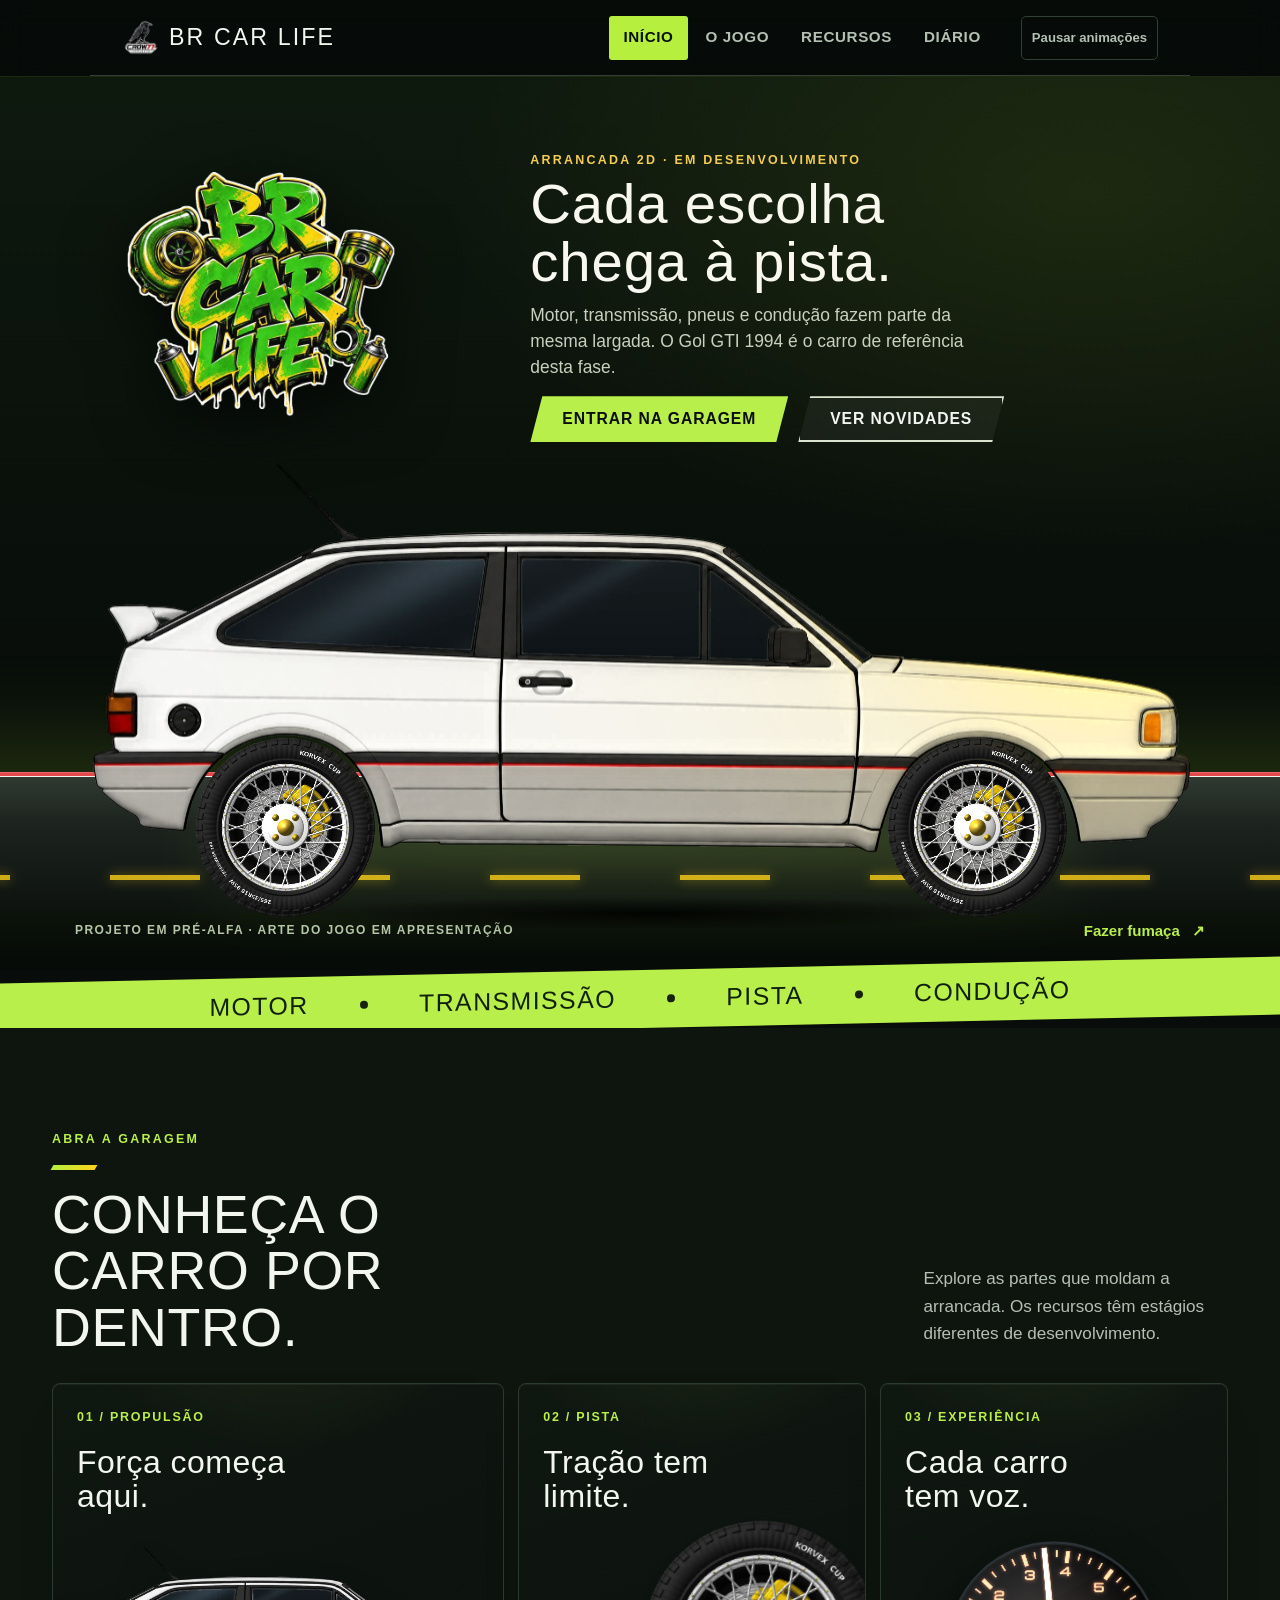
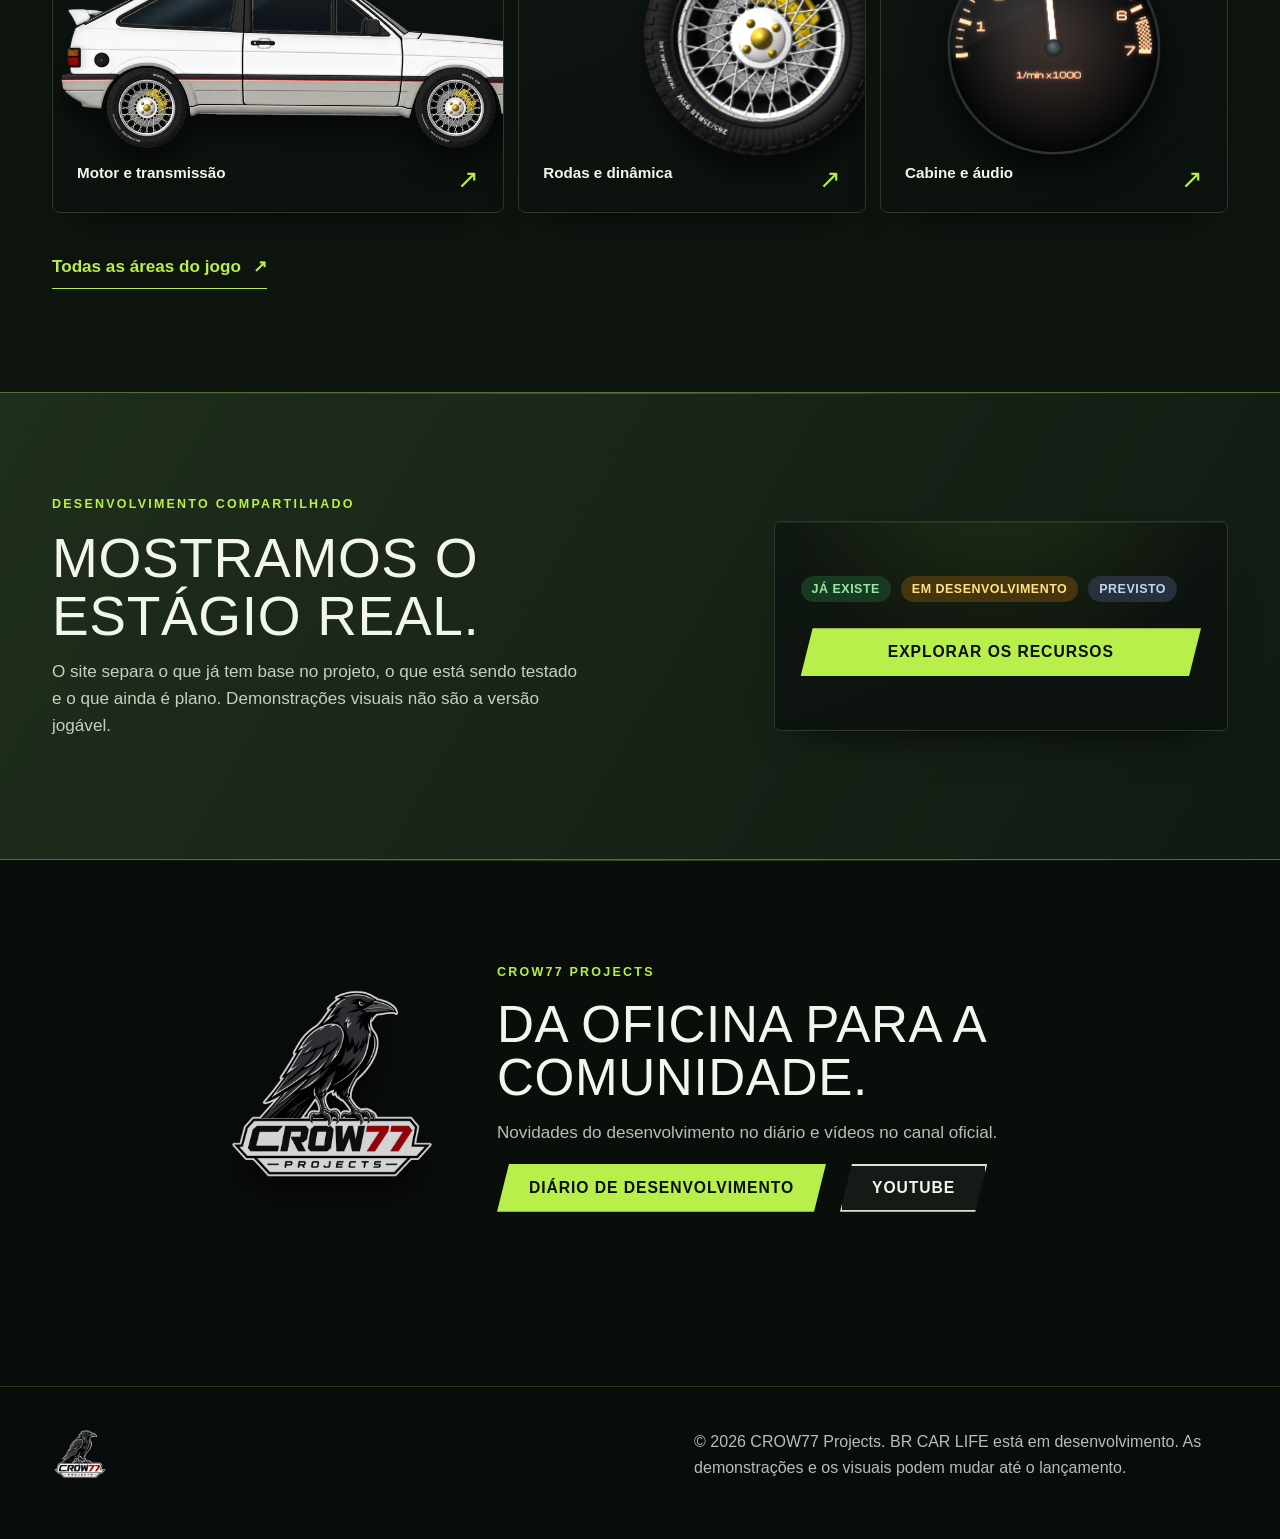
<file: index.html>
<!DOCTYPE html>
<html lang="pt-BR">
<head>
<meta charset="utf-8">
<meta name="viewport" content="width=device-width, initial-scale=1, viewport-fit=cover">
<title>BR CAR LIFE | Arrancada 2D em desenvolvimento</title>
<meta name="description" content="BR CAR LIFE é um jogo de arrancada 2D em desenvolvimento. Conheça o carro, os sistemas e o progresso real do projeto.">
<meta name="theme-color" content="#090b0a">
<meta http-equiv="Content-Security-Policy" content="default-src 'self'; script-src 'self' 'sha256-ncoZfK2kMABqcE4vwfxjo4Q+UBxFGGEYxBKgrfbnptI='; style-src 'self' 'unsafe-inline' https://fonts.googleapis.com; font-src https://fonts.gstatic.com; img-src 'self' data:; connect-src 'self'; object-src 'none'; base-uri 'self'; form-action 'self'">
<meta property="og:title" content="BR CAR LIFE | Arrancada 2D em desenvolvimento">
<link rel="icon" href="data:image/svg+xml,%3Csvg xmlns=%27http://www.w3.org/2000/svg%27 viewBox=%270 0 32 32%27%3E%3Ccircle cx=%2716%27 cy=%2716%27 r=%2714%27 fill=%27%23090b0a%27/%3E%3Ccircle cx=%2716%27 cy=%2716%27 r=%276%27 fill=%27%233ccf23%27/%3E%3C/svg%3E">
<script>document.documentElement.className+=" js";try{if(localStorage.calm==="1")document.documentElement.className+=" calm"}catch(e){}try{if(sessionStorage.wipe){sessionStorage.removeItem("wipe");document.documentElement.className+=" nav"}}catch(e){}</script>
<link rel="preload" as="image" href="assets/img/logo-640.webp" fetchpriority="high">
<link rel="preload" as="image" href="assets/img/gol-corpo-a.webp">
<link rel="preload" as="image" href="assets/img/gol-corpo-n.webp">
<link rel="preconnect" href="https://fonts.googleapis.com">
<link rel="preconnect" href="https://fonts.gstatic.com" crossorigin>
<link rel="stylesheet" href="https://fonts.googleapis.com/css2?family=Anton&family=Barlow:wght@400;600;700&display=swap">
<link rel="stylesheet" href="assets/style.css?v=4">
</head>
<body class="home">
<canvas id="fx" aria-hidden="true"></canvas>
<div id="wipe" aria-hidden="true"><img src="assets/img/logo-640.webp" alt="" width="640" height="640"></div>
<a class="skip" href="#main">Pular para o conteúdo</a>
<div id="prog" aria-hidden="true"></div>
<div class="w"><header class="hd">
<a class="logo" href="index.html" aria-label="BR CAR LIFE, início"><img src="assets/img/crow-160.webp" alt="" width="44" height="44"><span>BR CAR LIFE</span></a>
<nav aria-label="Principal"><ul><li><a href="index.html" aria-current="page">Início</a></li><li><a href="jogo.html">O jogo</a></li><li><a href="fenomenos.html">Recursos</a></li><li><a href="devlog.html">Diário</a></li></ul></nav>
<button class="cm" id="calm" type="button" aria-pressed="false">Pausar animações</button>
</header></div>
<main id="main" tabindex="-1">
<section class="hero hero-showcase" aria-labelledby="hero-title"><div class="w hero-frame"><div class="hero-heading"><h1 id="hero-title"><img class="hero-mark" src="assets/img/logo-640.webp" alt="BR CAR LIFE" width="640" height="640" fetchpriority="high"></h1><div class="hero-message"><span class="eyebrow">ARRANCADA 2D · EM DESENVOLVIMENTO</span><p class="hero-tagline">Cada escolha chega à pista.</p><p>Motor, transmissão, pneus e condução fazem parte da mesma largada. O Gol GTI 1994 é o carro de referência desta fase.</p><div class="acts"><a class="btn" href="jogo.html">Entrar na garagem</a><a class="btn alt" href="devlog.html">Ver novidades</a></div></div></div>
<div class="hero-track"><div class="track-glare" aria-hidden="true"></div><div class="stage"><div class="glow"></div><div id="car" role="img" aria-label="Gol GTI branco de perfil com rodas em camadas. Arte ilustrativa do site."><img class="car-poster" src="assets/img/gol-corpo-2010.webp" alt="" width="2010" height="840" fetchpriority="high"><canvas width="2010" height="840"></canvas><div class="wh r"><canvas class="wc" width="320" height="320"></canvas></div><div class="wh f"><canvas class="wc" width="320" height="320"></canvas></div></div></div></div><div class="hero-foot"><span>PROJETO EM PRÉ-ALFA · ARTE DO JOGO EM APRESENTAÇÃO</span><button id="rev" type="button" class="rev-btn">Fazer fumaça <span aria-hidden="true">↗</span></button></div></div></section>
<div class="race-strip" aria-hidden="true"><span>MOTOR</span><i></i><span>TRANSMISSÃO</span><i></i><span>PISTA</span><i></i><span>CONDUÇÃO</span></div>
<section class="sec home-areas"><div class="w"><div class="garage-head"><div><span class="eyebrow">ABRA A GARAGEM</span><h2>Conheça o carro por dentro.</h2></div><p>Explore as partes que moldam a arrancada. Os recursos têm estágios diferentes de desenvolvimento.</p></div><div class="home-area-grid"><a href="motor.html" class="home-area area-engine"><span>01 / PROPULSÃO</span><h3>Força começa aqui.</h3><img src="assets/img/gol-completo-900.webp" alt="" width="900" height="376" loading="lazy"><b>Motor e transmissão <span aria-hidden="true">↗</span></b></a><a href="rodas.html" class="home-area area-wheels"><span>02 / PISTA</span><h3>Tração tem limite.</h3><canvas class="wc wc-card" width="320" height="320" aria-hidden="true"></canvas><b>Rodas e dinâmica <span aria-hidden="true">↗</span></b></a><a href="cabine.html" class="home-area area-cabin"><span>03 / EXPERIÊNCIA</span><h3>Cada carro tem voz.</h3><canvas class="gauge-tach" width="480" height="484" role="img" aria-label="Conta-giros do Gol GTI"></canvas><b>Cabine e áudio <span aria-hidden="true">↗</span></b></a></div><a class="text-link" href="jogo.html">Todas as áreas do jogo <span aria-hidden="true">↗</span></a></div></section>
<section class="sec home-proof"><div class="w proof-inner"><div><span class="eyebrow">DESENVOLVIMENTO COMPARTILHADO</span><h2>Mostramos o estágio real.</h2><p>O site separa o que já tem base no projeto, o que está sendo testado e o que ainda é plano. Demonstrações visuais não são a versão jogável.</p></div><div class="proof-card"><span class="status-pill ready">JÁ EXISTE</span><span class="status-pill doing">EM DESENVOLVIMENTO</span><span class="status-pill planned">PREVISTO</span><a class="btn" href="fenomenos.html">Explorar os recursos</a></div></div></section>
<section class="sec home-follow"><div class="w follow-inner"><img src="assets/img/crow.webp" alt="" width="640" height="640" loading="lazy"><div><span class="eyebrow">CROW77 PROJECTS</span><h2>Da oficina para a comunidade.</h2><p>Novidades do desenvolvimento no diário e vídeos no canal oficial.</p><div class="acts"><a class="btn" href="devlog.html">Diário de desenvolvimento</a><a class="btn alt" href="https://www.youtube.com/channel/UCXaQCiopvvrpPMqWYJalVgg" target="_blank" rel="noopener noreferrer">YouTube</a></div></div></div></section>
</main>


<footer><div class="w ft"><img src="assets/img/crow-160.webp" alt="CROW77 Projects" width="84" height="84" loading="lazy"><p>© 2026 CROW77 Projects. BR CAR LIFE está em desenvolvimento. As demonstrações e os visuais podem mudar até o lançamento.</p></div></footer>
<script src="assets/wheel.js?v=4"></script>
<script src="assets/gauge.js?v=4"></script>
<script src="assets/main.js?v=4"></script>
</body>
</html>
</file>
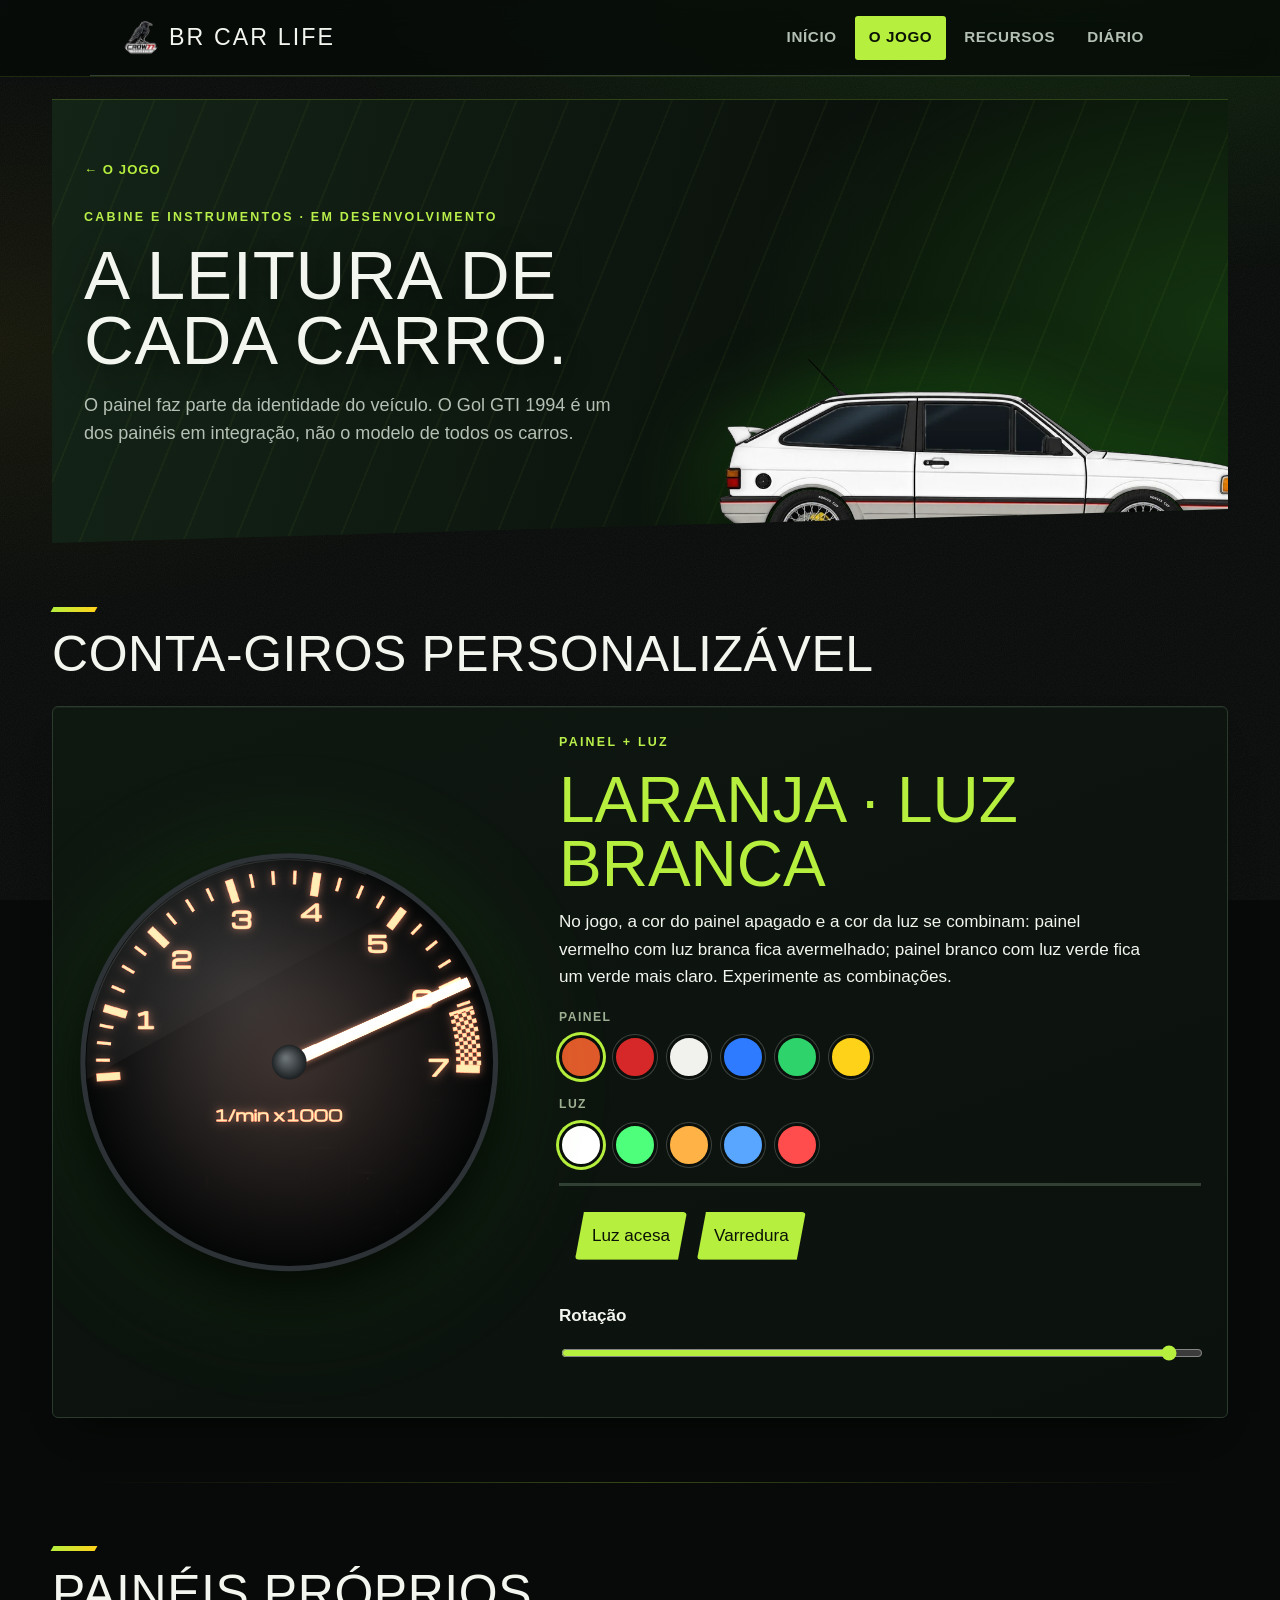
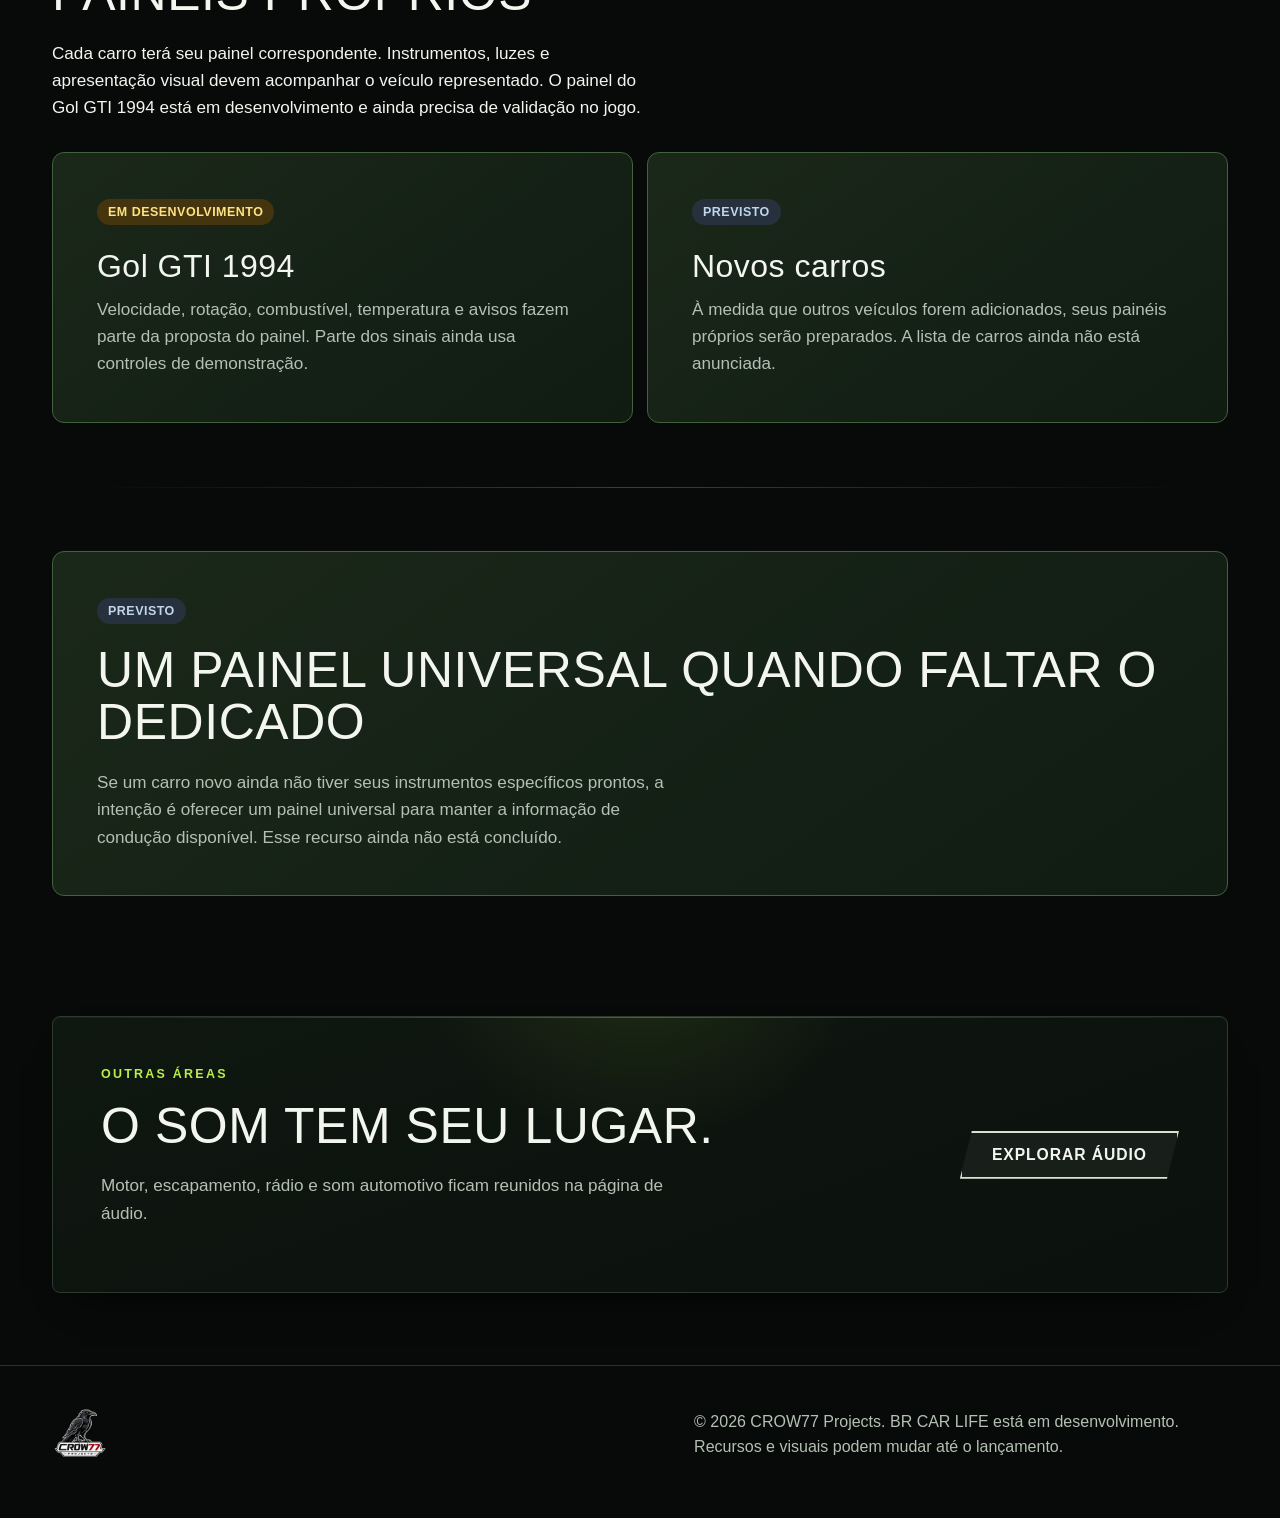
<file: cabine.html>
<!DOCTYPE html>
<html lang="pt-BR"><head>
<meta charset="utf-8"><meta name="viewport" content="width=device-width, initial-scale=1, viewport-fit=cover">
<title>Cabine e instrumentos | BR CAR LIFE</title><meta name="description" content="Os painéis e instrumentos dos carros de BR CAR LIFE estão em desenvolvimento. Cada carro terá sua identidade; um painel universal está previsto."><meta name="theme-color" content="#090b0a"><meta property="og:title" content="Cabine e instrumentos | BR CAR LIFE">
<meta http-equiv="Content-Security-Policy" content="default-src 'self'; script-src 'self' 'sha256-ncoZfK2kMABqcE4vwfxjo4Q+UBxFGGEYxBKgrfbnptI='; style-src 'self' 'unsafe-inline' https://fonts.googleapis.com; font-src https://fonts.gstatic.com; img-src 'self' data:; connect-src 'self'; object-src 'none'; base-uri 'self'; form-action 'self'">
<link rel="icon" href="data:image/svg+xml,%3Csvg xmlns=%27http://www.w3.org/2000/svg%27 viewBox=%270 0 32 32%27%3E%3Ccircle cx=%2716%27 cy=%2716%27 r=%2714%27 fill=%27%23090b0a%27/%3E%3Ccircle cx=%2716%27 cy=%2716%27 r=%276%27 fill=%27%23b8ef4a%27/%3E%3C/svg%3E">
<script>document.documentElement.className+=" js";try{if(localStorage.calm==="1")document.documentElement.className+=" calm"}catch(e){}try{if(sessionStorage.wipe){sessionStorage.removeItem("wipe");document.documentElement.className+=" nav"}}catch(e){}</script>
<link rel="preconnect" href="https://fonts.googleapis.com"><link rel="preconnect" href="https://fonts.gstatic.com" crossorigin><link rel="stylesheet" href="https://fonts.googleapis.com/css2?family=Anton&family=Barlow:wght@400;600;700&display=swap"><link rel="stylesheet" href="assets/style.css?v=4">
</head><body><canvas id="fx" aria-hidden="true"></canvas><div id="wipe" aria-hidden="true"><img src="assets/img/logo-640.webp" alt="" width="640" height="640"></div><a class="skip" href="#main">Pular para o conteúdo</a><div id="prog" aria-hidden="true"></div>
<div class="w"><header class="hd"><a class="logo" href="index.html" aria-label="BR CAR LIFE, início"><img src="assets/img/crow-160.webp" alt="" width="44" height="44"><span>BR CAR LIFE</span></a><nav aria-label="Principal"><ul><li><a href="index.html">Início</a></li><li><a href="jogo.html" class="section-current">O jogo</a></li><li><a href="fenomenos.html">Recursos</a></li><li><a href="devlog.html">Diário</a></li></ul></nav><button class="cm" id="calm" type="button" aria-pressed="false">Pausar animações</button></header></div>
<main id="main" tabindex="-1"><div class="w"><div class="pg page-intro"><a class="back-link" href="jogo.html">← O jogo</a><span class="eyebrow">Cabine e instrumentos · em desenvolvimento</span><h1 class="ph1">A leitura de cada carro.</h1><p class="sub">O painel faz parte da identidade do veículo. O Gol GTI 1994 é um dos painéis em integração, não o modelo de todos os carros.</p></div>
<section data-r class="sec" id="painel"><h2>Conta-giros personalizável</h2>
<div class="close"><canvas id="tachc" class="tach" role="img" aria-label="Conta-giros com painel e luz personalizáveis"></canvas>
<div class="close-t"><span class="eyebrow">Painel + luz</span><b><span id="pn">Laranja</span> · luz <span id="ln">Branca</span></b>
<p>No jogo, a cor do painel apagado e a cor da luz se combinam: painel vermelho com luz branca fica avermelhado; painel branco com luz verde fica um verde mais claro. Experimente as combinações.</p>
<div class="kn"><span class="lbl">Painel</span><div class="swatches" id="sw-panel" role="group" aria-label="Cor do painel"><button type="button" data-c="#e05a2b" title="Laranja" aria-label="Painel Laranja" aria-pressed="true" style="--c:#e05a2b"></button><button type="button" data-c="#d62828" title="Vermelho" aria-label="Painel Vermelho" aria-pressed="false" style="--c:#d62828"></button><button type="button" data-c="#f1f1ee" title="Branco" aria-label="Painel Branco" aria-pressed="false" style="--c:#f1f1ee"></button><button type="button" data-c="#2f7bff" title="Azul" aria-label="Painel Azul" aria-pressed="false" style="--c:#2f7bff"></button><button type="button" data-c="#2fd36b" title="Verde" aria-label="Painel Verde" aria-pressed="false" style="--c:#2fd36b"></button><button type="button" data-c="#ffd21a" title="Amarelo" aria-label="Painel Amarelo" aria-pressed="false" style="--c:#ffd21a"></button></div></div>
<div class="kn"><span class="lbl">Luz</span><div class="swatches" id="sw-light" role="group" aria-label="Cor da luz"><button type="button" data-c="#ffffff" title="Branca" aria-label="Luz Branca" aria-pressed="true" style="--c:#ffffff"></button><button type="button" data-c="#4dff7a" title="Verde" aria-label="Luz Verde" aria-pressed="false" style="--c:#4dff7a"></button><button type="button" data-c="#ffb347" title="Âmbar" aria-label="Luz Âmbar" aria-pressed="false" style="--c:#ffb347"></button><button type="button" data-c="#58a6ff" title="Azul" aria-label="Luz Azul" aria-pressed="false" style="--c:#58a6ff"></button><button type="button" data-c="#ff4d4d" title="Vermelha" aria-label="Luz Vermelha" aria-pressed="false" style="--c:#ff4d4d"></button></div></div>
<div class="kn row"><button type="button" class="tgl" id="luz" aria-pressed="true">Luz acesa</button><button type="button" class="tgl" id="sweep" aria-pressed="true">Varredura</button></div>
<label class="rng"><span>Rotação</span><input id="rp" type="range" min="0" max="6300" value="3200"></label></div></div></section>
<section class="sec" id="por-carro"><h2>Painéis próprios</h2><p>Cada carro terá seu painel correspondente. Instrumentos, luzes e apresentação visual devem acompanhar o veículo representado. O painel do Gol GTI 1994 está em desenvolvimento e ainda precisa de validação no jogo.</p><div class="info-grid"><article><span class="status-pill doing">Em desenvolvimento</span><h3>Gol GTI 1994</h3><p>Velocidade, rotação, combustível, temperatura e avisos fazem parte da proposta do painel. Parte dos sinais ainda usa controles de demonstração.</p></article><article><span class="status-pill planned">Previsto</span><h3>Novos carros</h3><p>À medida que outros veículos forem adicionados, seus painéis próprios serão preparados. A lista de carros ainda não está anunciada.</p></article></div></section>
<section class="sec" id="universal"><div class="feature-banner"><span class="status-pill planned">Previsto</span><h2>Um painel universal quando faltar o dedicado</h2><p>Se um carro novo ainda não tiver seus instrumentos específicos prontos, a intenção é oferecer um painel universal para manter a informação de condução disponível. Esse recurso ainda não está concluído.</p></div></section>
<section class="sec next-step"><div><span class="eyebrow">Outras áreas</span><h2>O som tem seu lugar.</h2><p>Motor, escapamento, rádio e som automotivo ficam reunidos na página de áudio.</p></div><a class="btn alt" href="radio.html">Explorar áudio</a></section>
</div></main><footer><div class="w ft"><img src="assets/img/crow-160.webp" alt="CROW77 Projects" width="84" height="84" loading="lazy"><p>© 2026 CROW77 Projects. BR CAR LIFE está em desenvolvimento. Recursos e visuais podem mudar até o lançamento.</p></div></footer><script src="assets/wheel.js?v=4"></script>
<script src="assets/gauge.js?v=4"></script><script src="assets/main.js?v=4"></script><script src="assets/instrumentos.js?v=4"></script></body></html>
</file>
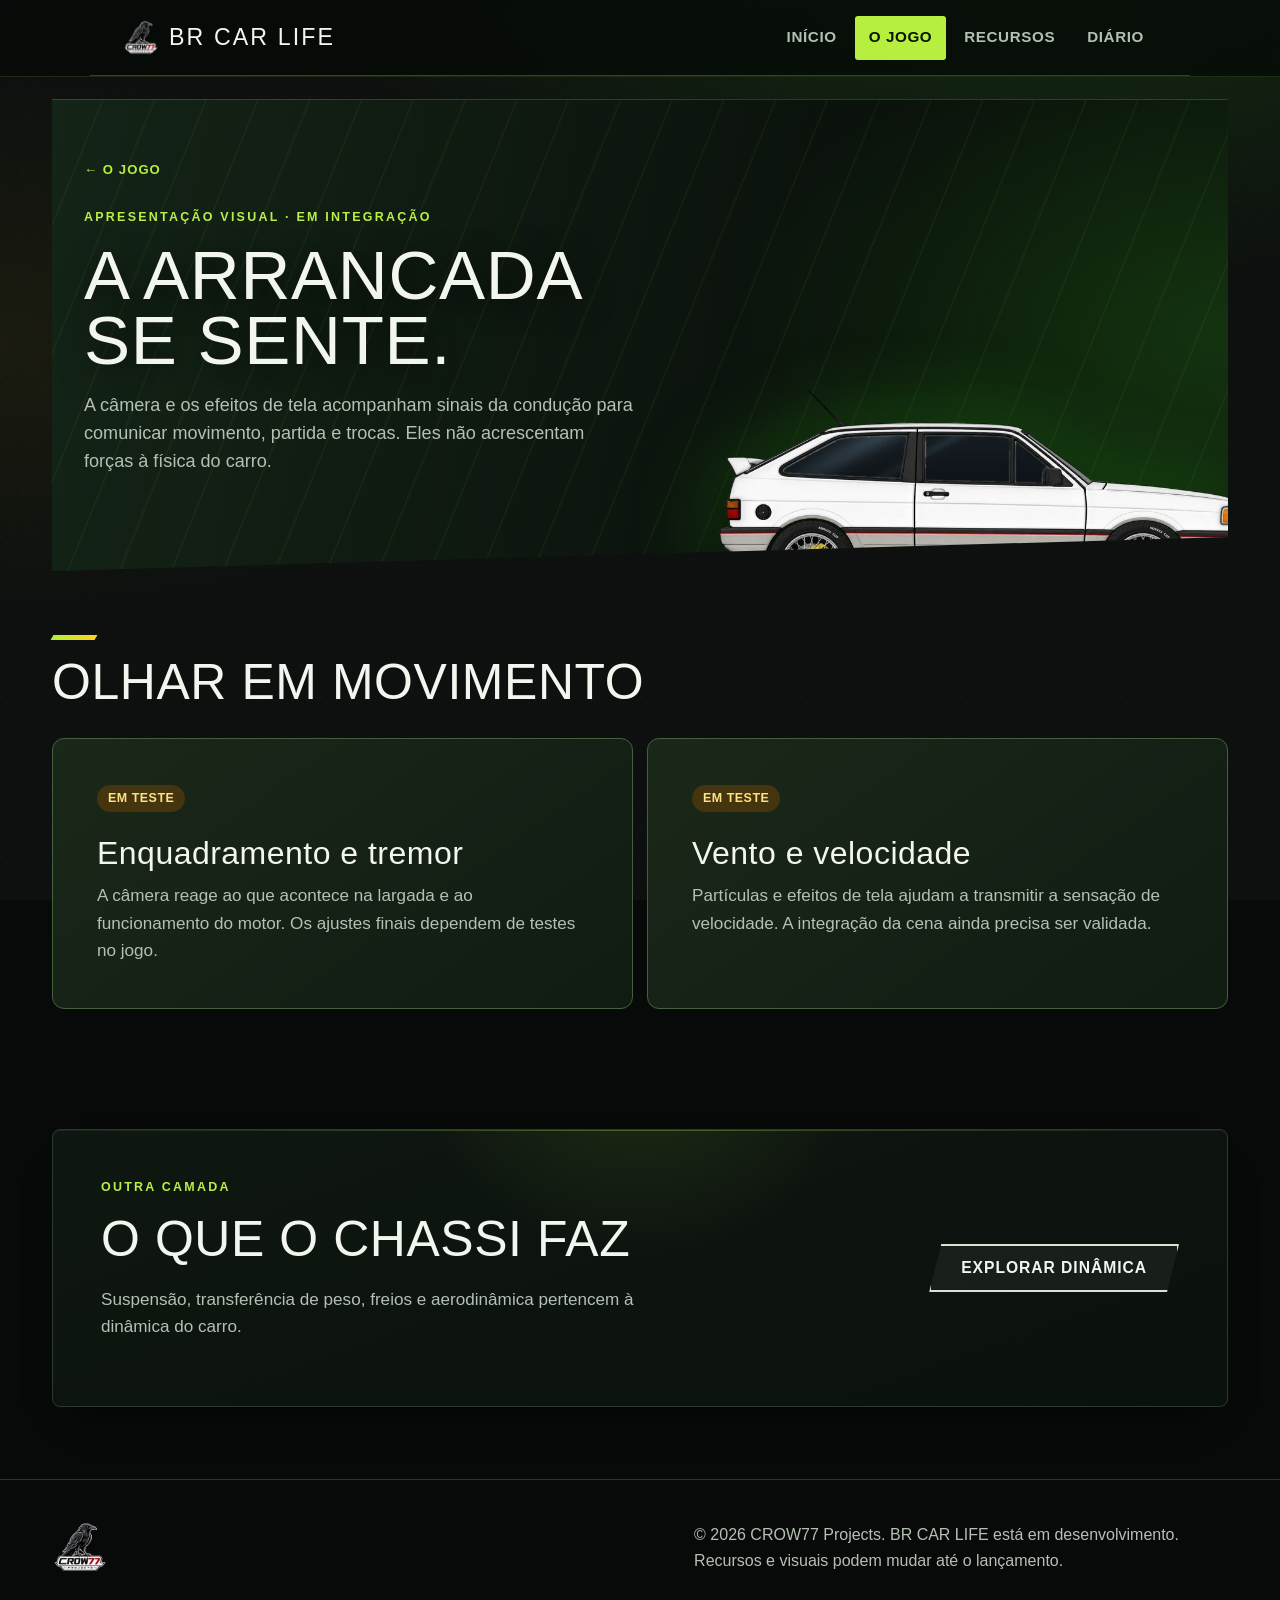
<file: camera.html>
<!DOCTYPE html>
<html lang="pt-BR"><head>
<meta charset="utf-8"><meta name="viewport" content="width=device-width, initial-scale=1, viewport-fit=cover">
<title>Câmera e sensação de velocidade | BR CAR LIFE</title><meta name="description" content="A câmera dinâmica e os efeitos visuais de condução do BR CAR LIFE estão em integração e teste."><meta name="theme-color" content="#090b0a"><meta property="og:title" content="Câmera e sensação de velocidade | BR CAR LIFE">
<meta http-equiv="Content-Security-Policy" content="default-src 'self'; script-src 'self' 'sha256-ncoZfK2kMABqcE4vwfxjo4Q+UBxFGGEYxBKgrfbnptI='; style-src 'self' 'unsafe-inline' https://fonts.googleapis.com; font-src https://fonts.gstatic.com; img-src 'self' data:; connect-src 'self'; object-src 'none'; base-uri 'self'; form-action 'self'">
<link rel="icon" href="data:image/svg+xml,%3Csvg xmlns=%27http://www.w3.org/2000/svg%27 viewBox=%270 0 32 32%27%3E%3Ccircle cx=%2716%27 cy=%2716%27 r=%2714%27 fill=%27%23090b0a%27/%3E%3Ccircle cx=%2716%27 cy=%2716%27 r=%276%27 fill=%27%23b8ef4a%27/%3E%3C/svg%3E">
<script>document.documentElement.className+=" js";try{if(localStorage.calm==="1")document.documentElement.className+=" calm"}catch(e){}try{if(sessionStorage.wipe){sessionStorage.removeItem("wipe");document.documentElement.className+=" nav"}}catch(e){}</script>
<link rel="preconnect" href="https://fonts.googleapis.com"><link rel="preconnect" href="https://fonts.gstatic.com" crossorigin><link rel="stylesheet" href="https://fonts.googleapis.com/css2?family=Anton&family=Barlow:wght@400;600;700&display=swap"><link rel="stylesheet" href="assets/style.css?v=4">
</head><body><canvas id="fx" aria-hidden="true"></canvas><div id="wipe" aria-hidden="true"><img src="assets/img/logo-640.webp" alt="" width="640" height="640"></div><a class="skip" href="#main">Pular para o conteúdo</a><div id="prog" aria-hidden="true"></div>
<div class="w"><header class="hd"><a class="logo" href="index.html" aria-label="BR CAR LIFE, início"><img src="assets/img/crow-160.webp" alt="" width="44" height="44"><span>BR CAR LIFE</span></a><nav aria-label="Principal"><ul><li><a href="index.html">Início</a></li><li><a href="jogo.html" class="section-current">O jogo</a></li><li><a href="fenomenos.html">Recursos</a></li><li><a href="devlog.html">Diário</a></li></ul></nav><button class="cm" id="calm" type="button" aria-pressed="false">Pausar animações</button></header></div>
<main id="main" tabindex="-1"><div class="w"><div class="pg page-intro"><a class="back-link" href="jogo.html">← O jogo</a><span class="eyebrow">Apresentação visual · em integração</span><h1 class="ph1">A arrancada se sente.</h1><p class="sub">A câmera e os efeitos de tela acompanham sinais da condução para comunicar movimento, partida e trocas. Eles não acrescentam forças à física do carro.</p></div>
<section class="sec"><h2>Olhar em movimento</h2><div class="info-grid"><article><span class="status-pill doing">Em teste</span><h3>Enquadramento e tremor</h3><p>A câmera reage ao que acontece na largada e ao funcionamento do motor. Os ajustes finais dependem de testes no jogo.</p></article><article><span class="status-pill doing">Em teste</span><h3>Vento e velocidade</h3><p>Partículas e efeitos de tela ajudam a transmitir a sensação de velocidade. A integração da cena ainda precisa ser validada.</p></article></div></section>
<section class="sec next-step"><div><span class="eyebrow">Outra camada</span><h2>O que o chassi faz</h2><p>Suspensão, transferência de peso, freios e aerodinâmica pertencem à dinâmica do carro.</p></div><a class="btn alt" href="suspensao.html">Explorar dinâmica</a></section>
</div></main><footer><div class="w ft"><img src="assets/img/crow-160.webp" alt="CROW77 Projects" width="84" height="84" loading="lazy"><p>© 2026 CROW77 Projects. BR CAR LIFE está em desenvolvimento. Recursos e visuais podem mudar até o lançamento.</p></div></footer><script src="assets/wheel.js?v=4"></script>
<script src="assets/main.js?v=4"></script></body></html>
</file>
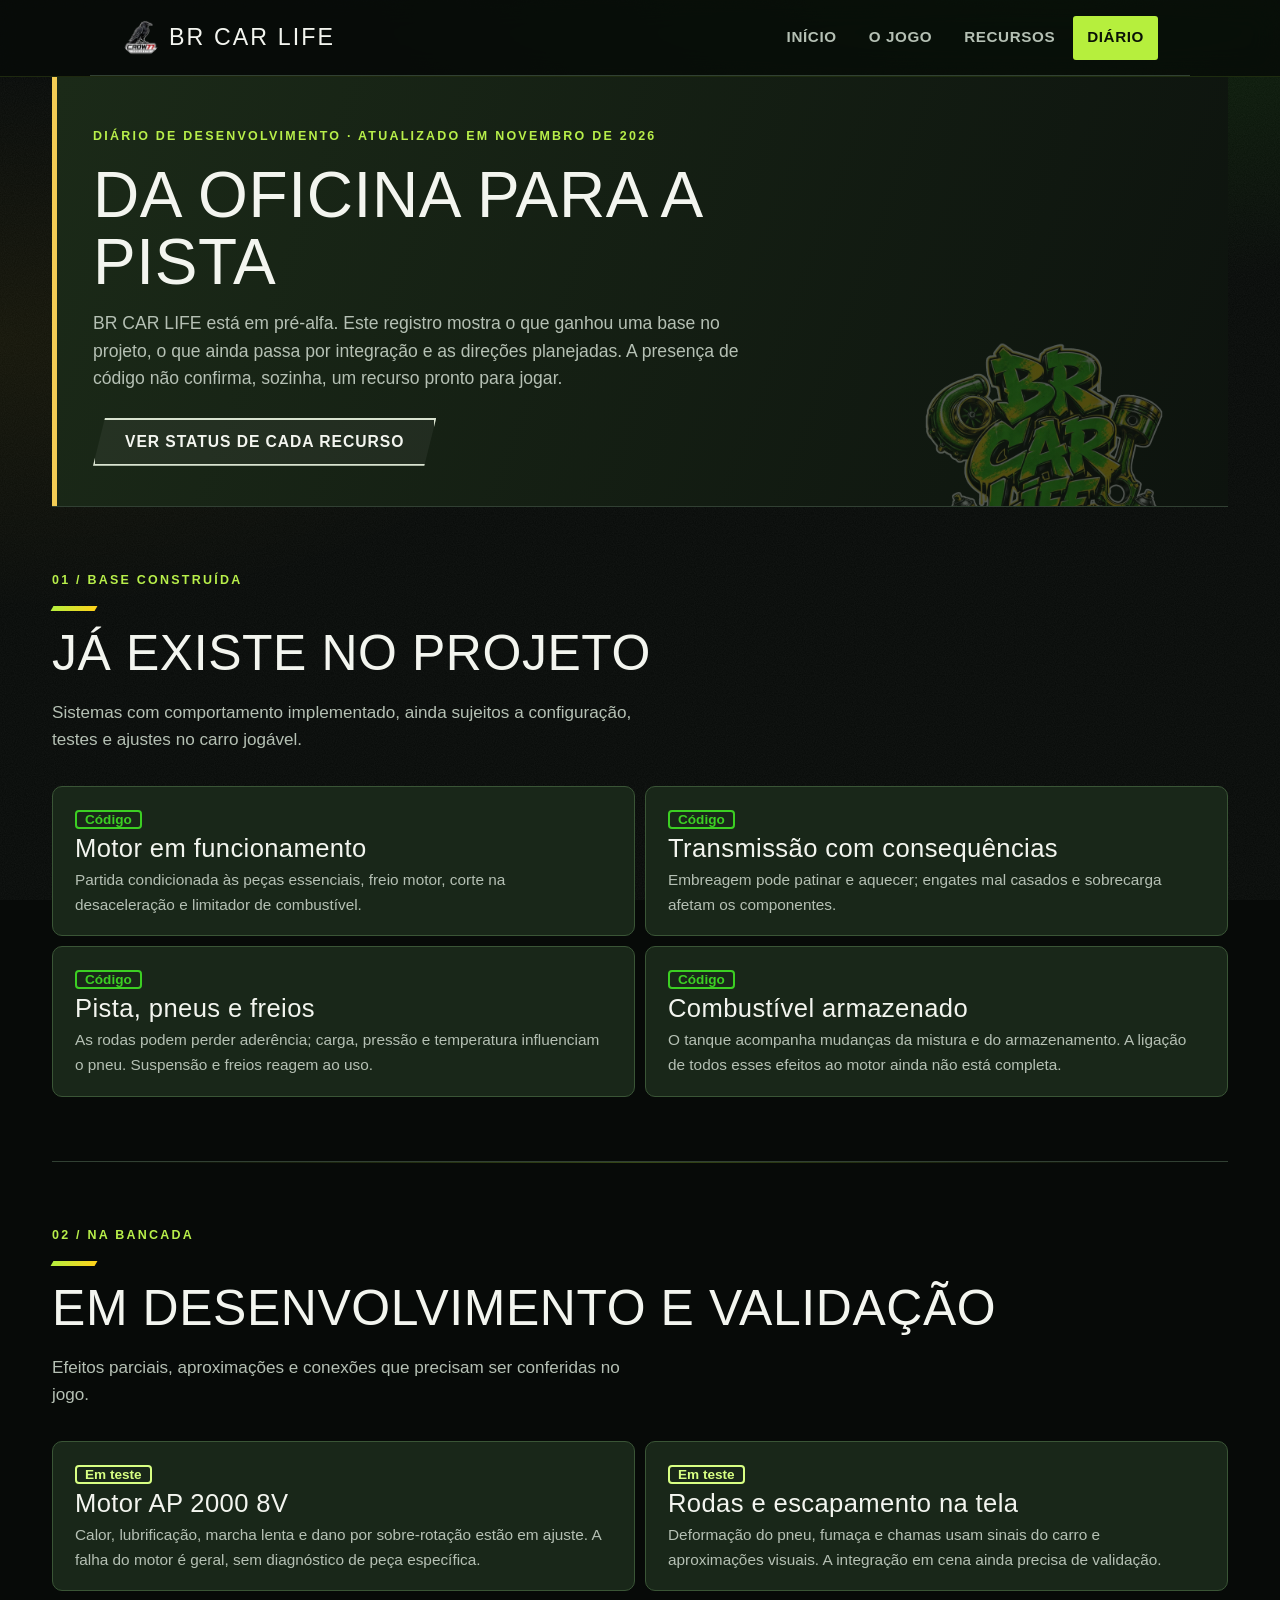
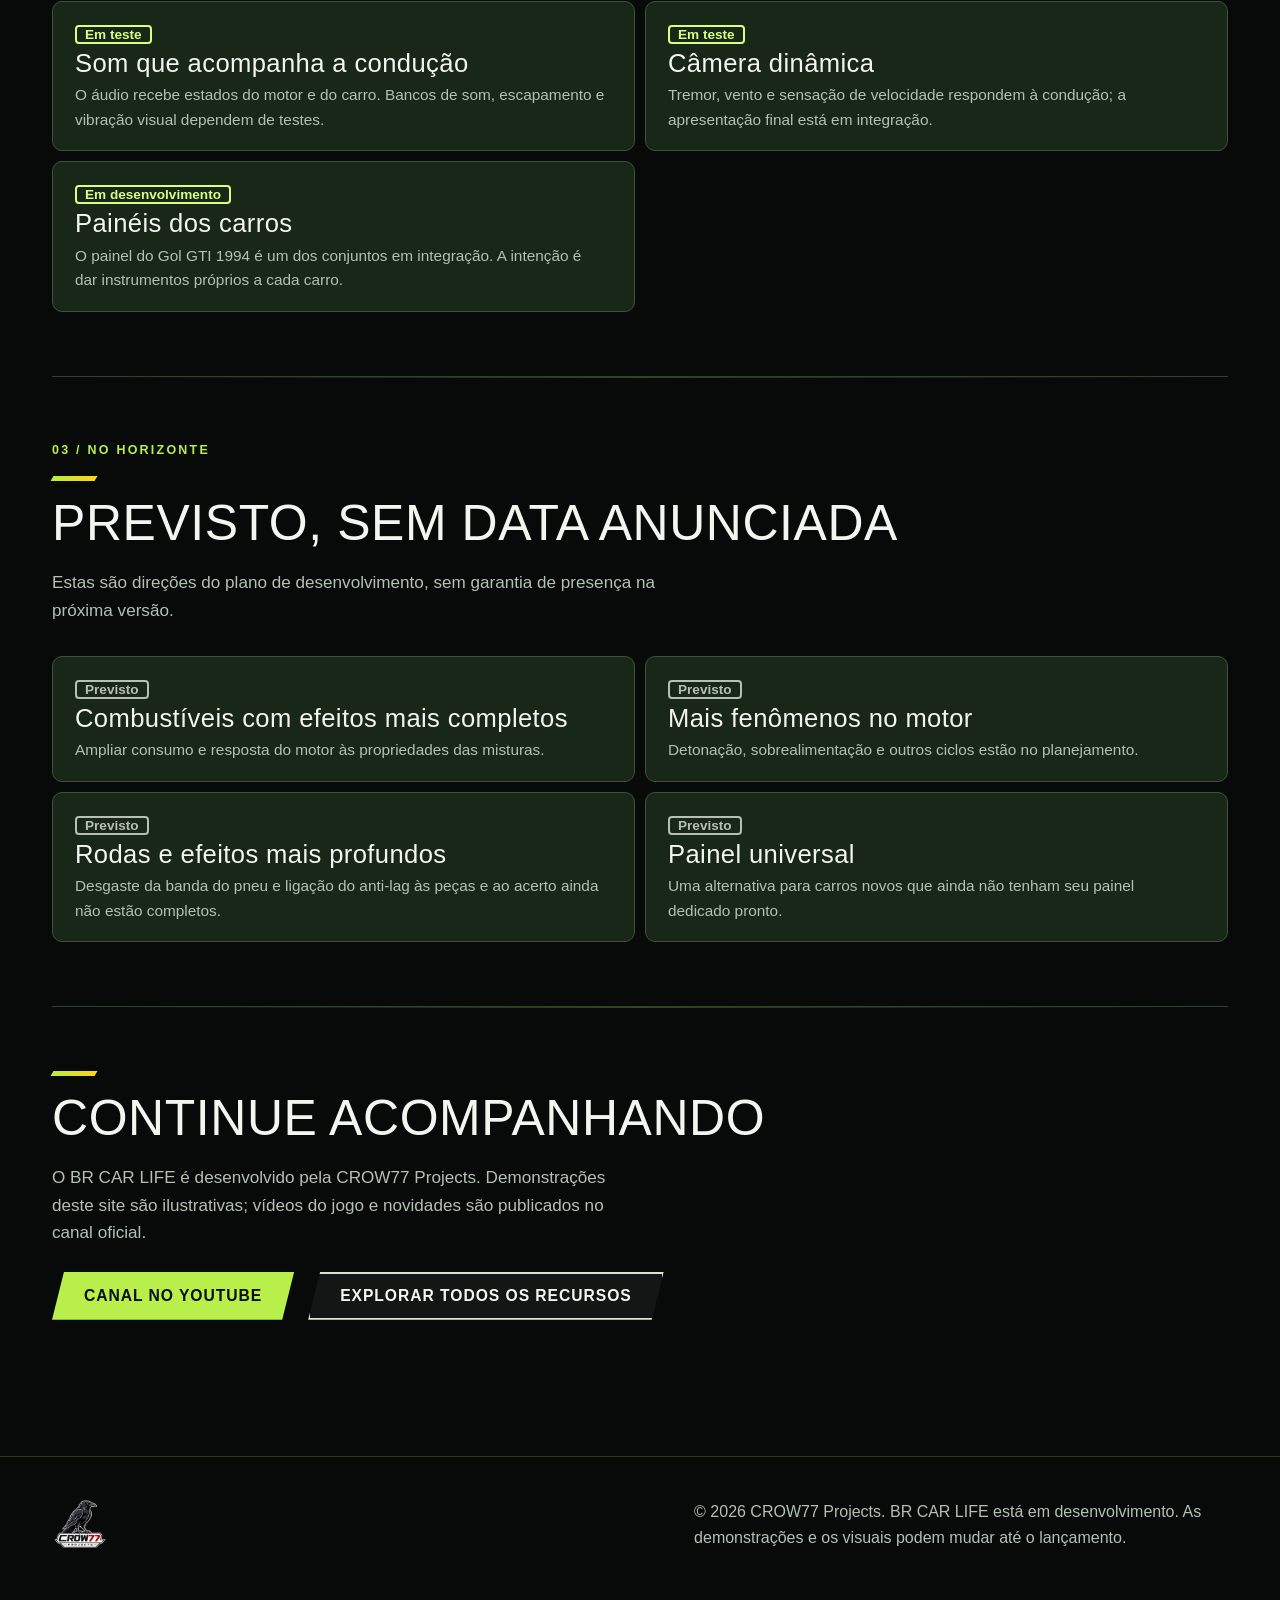
<file: devlog.html>
<!DOCTYPE html>
<html lang="pt-BR">
<head>
<meta charset="utf-8">
<meta name="viewport" content="width=device-width, initial-scale=1, viewport-fit=cover">
<title>Desenvolvimento | BR CAR LIFE</title>
<meta name="description" content="Acompanhe os sistemas construídos, as integrações em teste e as próximas direções do BR CAR LIFE.">
<meta name="theme-color" content="#090b0a">
<meta http-equiv="Content-Security-Policy" content="default-src 'self'; script-src 'self' 'sha256-ncoZfK2kMABqcE4vwfxjo4Q+UBxFGGEYxBKgrfbnptI='; style-src 'self' 'unsafe-inline' https://fonts.googleapis.com; font-src https://fonts.gstatic.com; img-src 'self' data:; connect-src 'self'; object-src 'none'; base-uri 'self'; form-action 'self'">
<meta property="og:title" content="Desenvolvimento | BR CAR LIFE">
<link rel="icon" href="data:image/svg+xml,%3Csvg xmlns=%27http://www.w3.org/2000/svg%27 viewBox=%270 0 32 32%27%3E%3Ccircle cx=%2716%27 cy=%2716%27 r=%2714%27 fill=%27%23090b0a%27/%3E%3Ccircle cx=%2716%27 cy=%2716%27 r=%276%27 fill=%27%233ccf23%27/%3E%3C/svg%3E">
<script>document.documentElement.className+=" js";try{if(localStorage.calm==="1")document.documentElement.className+=" calm"}catch(e){}try{if(sessionStorage.wipe){sessionStorage.removeItem("wipe");document.documentElement.className+=" nav"}}catch(e){}</script>
<link rel="preconnect" href="https://fonts.googleapis.com">
<link rel="preconnect" href="https://fonts.gstatic.com" crossorigin>
<link rel="stylesheet" href="https://fonts.googleapis.com/css2?family=Anton&family=Barlow:wght@400;600;700&display=swap">
<link rel="stylesheet" href="assets/style.css?v=4">
</head>
<body>
<canvas id="fx" aria-hidden="true"></canvas>
<div id="wipe" aria-hidden="true"><img src="assets/img/logo-640.webp" alt="" width="640" height="640" decoding="async" fetchpriority="low"></div>
<a class="skip" href="#main">Pular para o conteúdo</a>
<div id="prog" aria-hidden="true"></div>
<div class="w"><header class="hd">
<a class="logo" href="index.html" aria-label="BR CAR LIFE, início"><img src="assets/img/crow-160.webp" alt="" width="44" height="44"><span>BR CAR LIFE</span></a>
<nav aria-label="Principal"><ul><li><a href="index.html">Início</a></li><li><a href="jogo.html">O jogo</a></li><li><a href="fenomenos.html">Recursos</a></li><li><a href="devlog.html" aria-current="page">Diário</a></li></ul></nav>
<button class="cm" id="calm" type="button" aria-pressed="false">Pausar animações</button>
</header></div>
<main id="main" tabindex="-1"><div class="w">
<div class="pg ent dev-intro" style="--d:200"><span class="eyebrow">Diário de desenvolvimento · atualizado em novembro de 2026</span><h1 class="ph1">Da oficina para a pista</h1>
<p class="sub">BR CAR LIFE está em pré-alfa. Este registro mostra o que ganhou uma base no projeto, o que ainda passa por integração e as direções planejadas. A presença de código não confirma, sozinha, um recurso pronto para jogar.</p>
<a class="btn alt" href="fenomenos.html">Ver status de cada recurso</a></div>
<section class="sec dev-section" id="construido"><span class="eyebrow">01 / Base construída</span><h2>Já existe no projeto</h2><p class="dev-lead">Sistemas com comportamento implementado, ainda sujeitos a configuração, testes e ajustes no carro jogável.</p>
<ol class="tl">
<li class="ok"><span class="s">Código</span><h3>Motor em funcionamento</h3><p>Partida condicionada às peças essenciais, freio motor, corte na desaceleração e limitador de combustível.</p></li>
<li class="ok"><span class="s">Código</span><h3>Transmissão com consequências</h3><p>Embreagem pode patinar e aquecer; engates mal casados e sobrecarga afetam os componentes.</p></li>
<li class="ok"><span class="s">Código</span><h3>Pista, pneus e freios</h3><p>As rodas podem perder aderência; carga, pressão e temperatura influenciam o pneu. Suspensão e freios reagem ao uso.</p></li>
<li class="ok"><span class="s">Código</span><h3>Combustível armazenado</h3><p>O tanque acompanha mudanças da mistura e do armazenamento. A ligação de todos esses efeitos ao motor ainda não está completa.</p></li>
</ol></section>
<section class="sec dev-section" id="bancada"><span class="eyebrow">02 / Na bancada</span><h2>Em desenvolvimento e validação</h2><p class="dev-lead">Efeitos parciais, aproximações e conexões que precisam ser conferidas no jogo.</p>
<ol class="tl">
<li class="now"><span class="s">Em teste</span><h3>Motor AP 2000 8V</h3><p>Calor, lubrificação, marcha lenta e dano por sobre-rotação estão em ajuste. A falha do motor é geral, sem diagnóstico de peça específica.</p></li>
<li class="now"><span class="s">Em teste</span><h3>Rodas e escapamento na tela</h3><p>Deformação do pneu, fumaça e chamas usam sinais do carro e aproximações visuais. A integração em cena ainda precisa de validação.</p></li>
<li class="now"><span class="s">Em teste</span><h3>Som que acompanha a condução</h3><p>O áudio recebe estados do motor e do carro. Bancos de som, escapamento e vibração visual dependem de testes.</p></li>
<li class="now"><span class="s">Em teste</span><h3>Câmera dinâmica</h3><p>Tremor, vento e sensação de velocidade respondem à condução; a apresentação final está em integração.</p></li>
<li class="now"><span class="s">Em desenvolvimento</span><h3>Painéis dos carros</h3><p>O painel do Gol GTI 1994 é um dos conjuntos em integração. A intenção é dar instrumentos próprios a cada carro.</p></li>
</ol></section>
<section class="sec dev-section" id="horizonte"><span class="eyebrow">03 / No horizonte</span><h2>Previsto, sem data anunciada</h2><p class="dev-lead">Estas são direções do plano de desenvolvimento, sem garantia de presença na próxima versão.</p>
<ol class="tl">
<li><span class="s">Previsto</span><h3>Combustíveis com efeitos mais completos</h3><p>Ampliar consumo e resposta do motor às propriedades das misturas.</p></li>
<li><span class="s">Previsto</span><h3>Mais fenômenos no motor</h3><p>Detonação, sobrealimentação e outros ciclos estão no planejamento.</p></li>
<li><span class="s">Previsto</span><h3>Rodas e efeitos mais profundos</h3><p>Desgaste da banda do pneu e ligação do anti-lag às peças e ao acerto ainda não estão completos.</p></li>
<li><span class="s">Previsto</span><h3>Painel universal</h3><p>Uma alternativa para carros novos que ainda não tenham seu painel dedicado pronto.</p></li>
</ol></section>
<section class="sec dev-outro"><h2>Continue acompanhando</h2><p>O BR CAR LIFE é desenvolvido pela CROW77 Projects. Demonstrações deste site são ilustrativas; vídeos do jogo e novidades são publicados no canal oficial.</p><div class="acts"><a class="btn" href="https://www.youtube.com/channel/UCXaQCiopvvrpPMqWYJalVgg" target="_blank" rel="noopener noreferrer">Canal no YouTube</a><a class="btn alt" href="fenomenos.html">Explorar todos os recursos</a></div></section>
</div></main>
<footer><div class="w ft"><img src="assets/img/crow-160.webp" alt="CROW77 Projects" width="84" height="84" loading="lazy"><p>© 2026 CROW77 Projects. BR CAR LIFE está em desenvolvimento. As demonstrações e os visuais podem mudar até o lançamento.</p></div></footer>
<script src="assets/wheel.js?v=4"></script>
<script src="assets/main.js?v=4"></script>
</body>
</html>
</file>
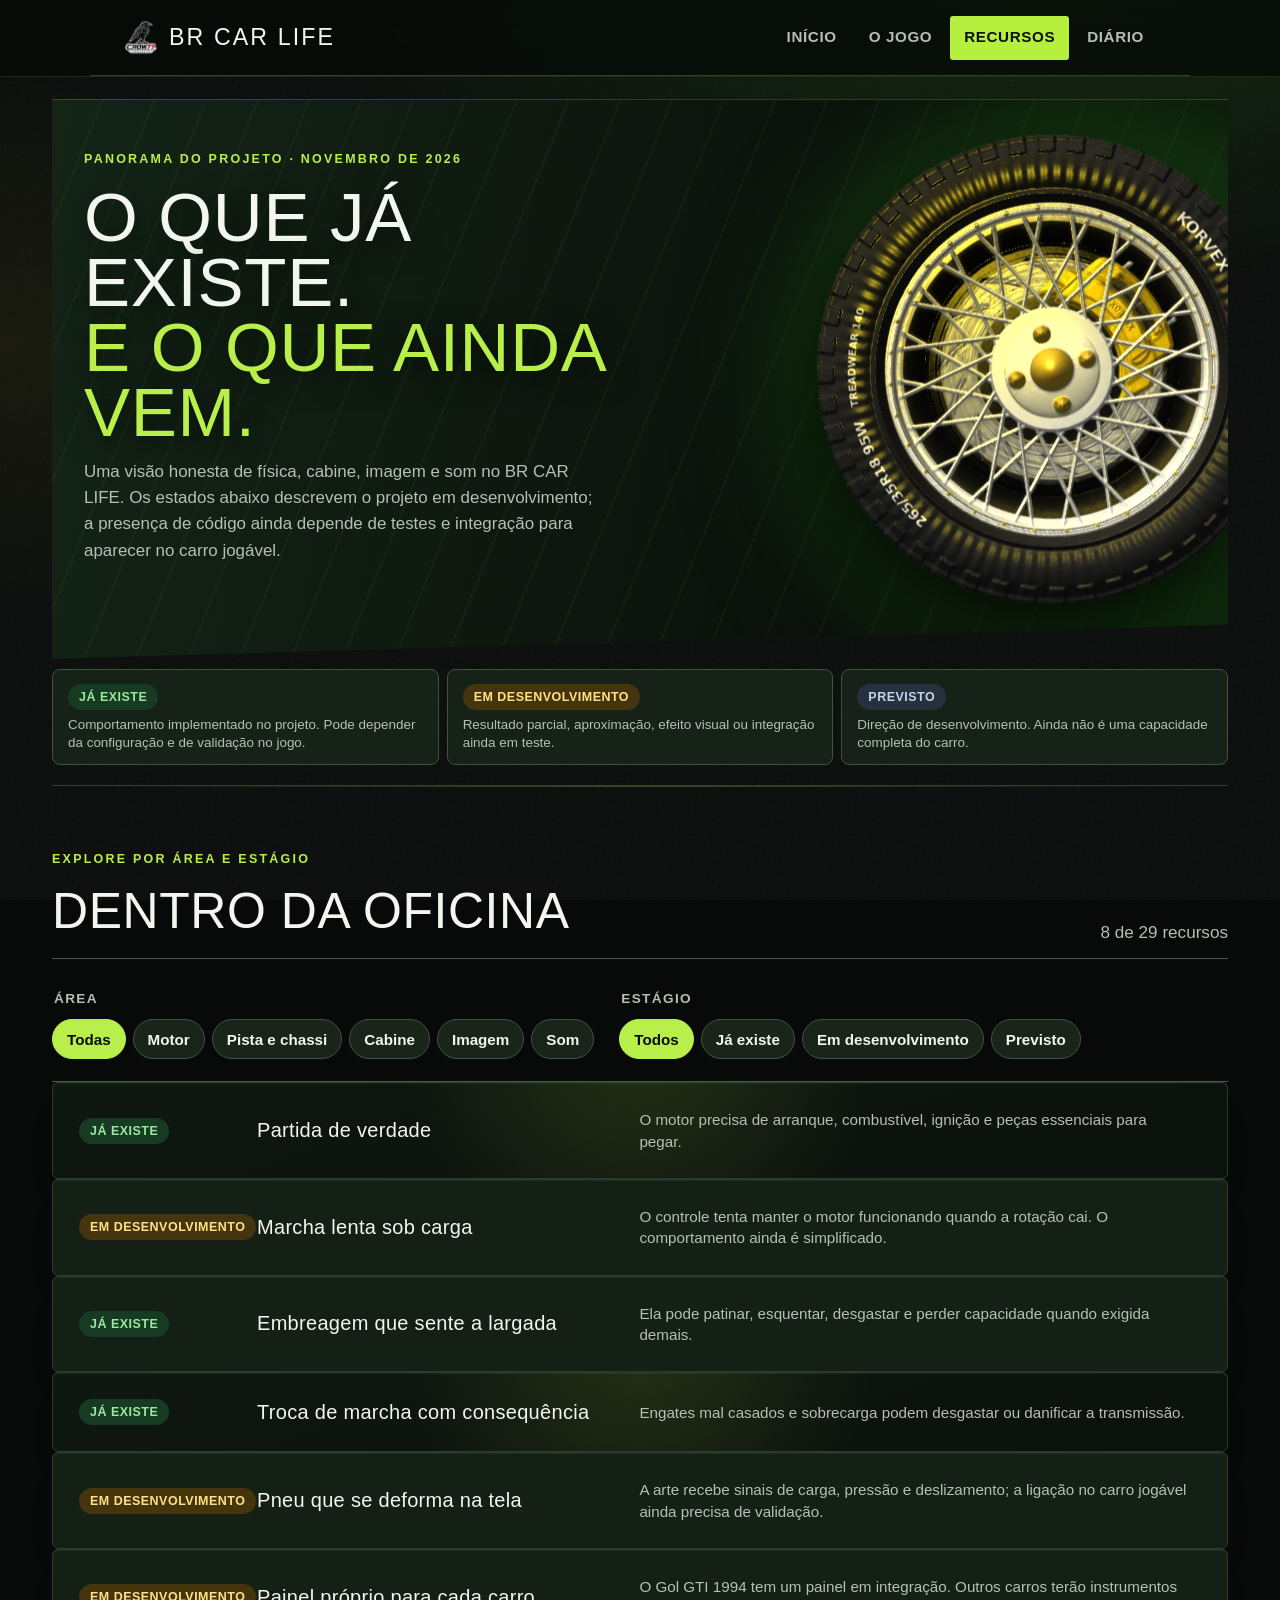
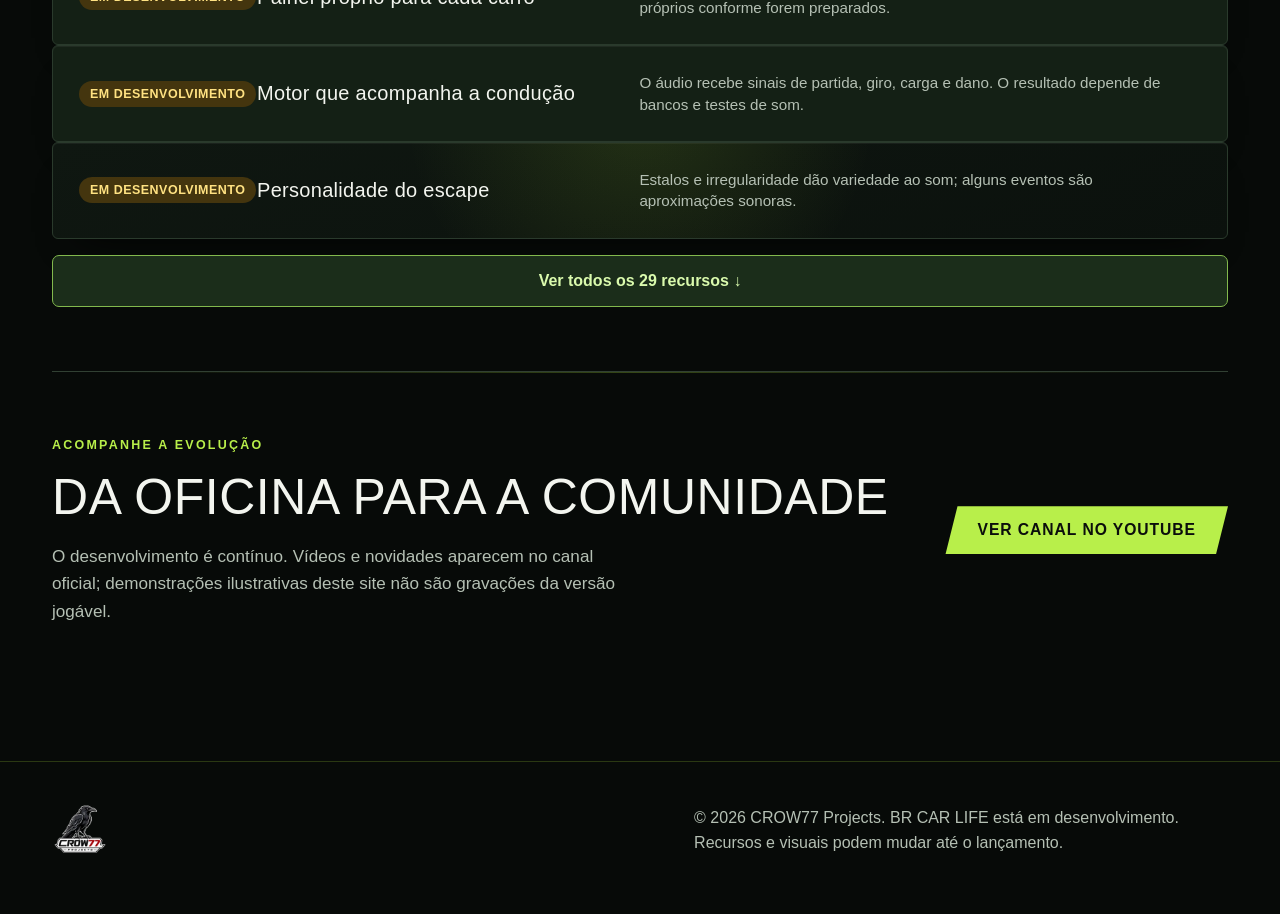
<file: fenomenos.html>
<!DOCTYPE html>
<html lang="pt-BR">
<head>
<meta charset="utf-8">
<meta name="viewport" content="width=device-width, initial-scale=1, viewport-fit=cover">
<title>O que acontece no jogo | BR CAR LIFE</title>
<meta name="description" content="Veja o estágio de física, cabine, imagem e som no projeto BR CAR LIFE.">
<meta name="theme-color" content="#090b0a">
<meta http-equiv="Content-Security-Policy" content="default-src 'self'; script-src 'self' 'sha256-ncoZfK2kMABqcE4vwfxjo4Q+UBxFGGEYxBKgrfbnptI='; style-src 'self' 'unsafe-inline' https://fonts.googleapis.com; font-src https://fonts.gstatic.com; img-src 'self' data:; connect-src 'self'; object-src 'none'; base-uri 'self'; form-action 'self'">
<link rel="icon" href="data:image/svg+xml,%3Csvg xmlns=%27http://www.w3.org/2000/svg%27 viewBox=%270 0 32 32%27%3E%3Ccircle cx=%2716%27 cy=%2716%27 r=%2714%27 fill=%27%23090b0a%27/%3E%3Ccircle cx=%2716%27 cy=%2716%27 r=%276%27 fill=%27%233ccf23%27/%3E%3C/svg%3E">
<script>document.documentElement.className+=" js";try{if(localStorage.calm==="1")document.documentElement.className+=" calm"}catch(e){}try{if(sessionStorage.wipe){sessionStorage.removeItem("wipe");document.documentElement.className+=" nav"}}catch(e){}</script>
<link rel="preconnect" href="https://fonts.googleapis.com">
<link rel="preconnect" href="https://fonts.gstatic.com" crossorigin>
<link rel="stylesheet" href="https://fonts.googleapis.com/css2?family=Anton&family=Barlow:wght@400;600;700&display=swap">
<link rel="stylesheet" href="assets/style.css?v=4">
</head>
<body>
<canvas id="fx" aria-hidden="true"></canvas>
<div id="wipe" aria-hidden="true"><img src="assets/img/logo-640.webp" alt="" width="640" height="640"></div>
<a class="skip" href="#main">Pular para o conteúdo</a><div id="prog" aria-hidden="true"></div>
<div class="w"><header class="hd">
<a class="logo" href="index.html" aria-label="BR CAR LIFE, início"><img src="assets/img/crow-160.webp" alt="" width="44" height="44"><span>BR CAR LIFE</span></a>
<nav aria-label="Principal"><ul><li><a href="index.html">Início</a></li><li><a href="jogo.html">O jogo</a></li><li><a href="fenomenos.html" aria-current="page">Recursos</a></li><li><a href="devlog.html">Diário</a></li></ul></nav>
<button class="cm" id="calm" type="button" aria-pressed="false">Pausar animações</button>
</header></div>
<main id="main" tabindex="-1"><div class="w">
<div class="pg status-intro"><span class="eyebrow">Panorama do projeto · novembro de 2026</span><h1 class="ph1">O que já existe.<br><em>E o que ainda vem.</em></h1><p class="sub">Uma visão honesta de física, cabine, imagem e som no BR CAR LIFE. Os estados abaixo descrevem o projeto em desenvolvimento; a presença de código ainda depende de testes e integração para aparecer no carro jogável.</p></div>
<section class="sec status-legend" aria-labelledby="legend-title"><h2 id="legend-title">Como ler este painel</h2><div class="legend-grid"><div><span class="status-pill ready">Já existe</span><p>Comportamento implementado no projeto. Pode depender da configuração e de validação no jogo.</p></div><div><span class="status-pill doing">Em desenvolvimento</span><p>Resultado parcial, aproximação, efeito visual ou integração ainda em teste.</p></div><div><span class="status-pill planned">Previsto</span><p>Direção de desenvolvimento. Ainda não é uma capacidade completa do carro.</p></div></div></section>
<section class="sec" aria-labelledby="catalog-title"><div class="catalog-head"><div><span class="eyebrow">Explore por área e estágio</span><h2 id="catalog-title">Dentro da oficina</h2></div><p id="result-count" class="catalog-count" role="status" aria-live="polite">29 itens</p></div>
<div class="filters" aria-label="Filtrar recursos"><fieldset><legend>Área</legend><div class="filter-row" data-filter="area"><button type="button" class="selected" data-value="all" aria-pressed="true">Todas</button><button type="button" data-value="motor" aria-pressed="false">Motor</button><button type="button" data-value="chassi" aria-pressed="false">Pista e chassi</button><button type="button" data-value="cabine" aria-pressed="false">Cabine</button><button type="button" data-value="imagem" aria-pressed="false">Imagem</button><button type="button" data-value="som" aria-pressed="false">Som</button></div></fieldset><fieldset><legend>Estágio</legend><div class="filter-row" data-filter="status"><button type="button" class="selected" data-value="all" aria-pressed="true">Todos</button><button type="button" data-value="ready" aria-pressed="false">Já existe</button><button type="button" data-value="doing" aria-pressed="false">Em desenvolvimento</button><button type="button" data-value="planned" aria-pressed="false">Previsto</button></div></fieldset></div>
<div class="catalog-grid" id="catalog">
<article class="feature" data-area="motor" data-status="ready"><span class="status-pill ready">Já existe</span><h3>Partida de verdade</h3><p>O motor precisa de arranque, combustível, ignição e peças essenciais para pegar.</p></article>
<article class="feature" data-area="motor" data-status="doing"><span class="status-pill doing">Em desenvolvimento</span><h3>Marcha lenta sob carga</h3><p>O controle tenta manter o motor funcionando quando a rotação cai. O comportamento ainda é simplificado.</p></article>
<article class="feature" data-area="motor" data-status="ready"><span class="status-pill ready">Já existe</span><h3>Freio motor e corte</h3><p>Ao tirar o pé, as rodas podem manter o motor girando. O combustível pode ser interrompido na desaceleração e no limitador.</p></article>
<article class="feature" data-area="motor" data-status="doing"><span class="status-pill doing">Em desenvolvimento</span><h3>Erro de marcha cobra caro</h3><p>Uma redução excessiva pode acumular dano e causar falha geral do motor. A integração ainda aguarda teste na Unity.</p></article>
<article class="feature" data-area="motor" data-status="doing"><span class="status-pill doing">Em desenvolvimento</span><h3>Calor e óleo</h3><p>Superaquecimento e falta de lubrificação prejudicam o motor. Os efeitos usam um modelo simplificado.</p></article>
<article class="feature" data-area="motor" data-status="doing"><span class="status-pill doing">Em desenvolvimento</span><h3>Combustível no tanque</h3><p>Mistura, envelhecimento e água podem alterar o combustível armazenado. Nem todos esses eventos afetam o motor hoje.</p></article>
<article class="feature" data-area="motor" data-status="planned"><span class="status-pill planned">Previsto</span><h3>Combustível com personalidade</h3><p>Consumo e resposta do motor às propriedades de cada mistura serão ampliados.</p></article>
<article class="feature" data-area="motor" data-status="planned"><span class="status-pill planned">Previsto</span><h3>Detonação e sobrealimentação</h3><p>Turbo, compressor e detonação fazem parte das próximas etapas do modelo de motor.</p></article>
<article class="feature" data-area="motor" data-status="planned"><span class="status-pill planned">Previsto</span><h3>Outros ciclos de motor</h3><p>Diesel, dois tempos e rotativo estão no planejamento, sem simulação completa por enquanto.</p></article>
<article class="feature" data-area="chassi" data-status="ready"><span class="status-pill ready">Já existe</span><h3>Embreagem que sente a largada</h3><p>Ela pode patinar, esquentar, desgastar e perder capacidade quando exigida demais.</p></article>
<article class="feature" data-area="chassi" data-status="ready"><span class="status-pill ready">Já existe</span><h3>Troca de marcha com consequência</h3><p>Engates mal casados e sobrecarga podem desgastar ou danificar a transmissão.</p></article>
<article class="feature" data-area="chassi" data-status="ready"><span class="status-pill ready">Já existe</span><h3>Conversor automático</h3><p>Transmite força com diferença de rotação, aquece e pode perder capacidade com calor excessivo.</p></article>
<article class="feature" data-area="chassi" data-status="ready"><span class="status-pill ready">Já existe</span><h3>Burnout sem sair do lugar</h3><p>A roda pode girar mais rápido que o carro avança quando perde aderência.</p></article>
<article class="feature" data-area="chassi" data-status="ready"><span class="status-pill ready">Já existe</span><h3>Pneu sensível</h3><p>Carga, pressão, temperatura e deslizamento mudam a resposta do pneu.</p></article>
<article class="feature" data-area="chassi" data-status="ready"><span class="status-pill ready">Já existe</span><h3>Freio quente, resposta diferente</h3><p>Disco e pastilha reagem ao calor. O ABS atual é simplificado.</p></article>
<article class="feature" data-area="chassi" data-status="ready"><span class="status-pill ready">Já existe</span><h3>Suspensão e transferência de peso</h3><p>Mola, amortecedor, piso e aerodinâmica influenciam o comportamento do carro.</p></article>
<article class="feature" data-area="chassi" data-status="planned"><span class="status-pill planned">Previsto</span><h3>Desgaste da banda</h3><p>O histórico de desgaste do pneu ainda não faz parte da física atual.</p></article>
<article class="feature" data-area="imagem" data-status="doing"><span class="status-pill doing">Em desenvolvimento</span><h3>Pneu que se deforma na tela</h3><p>A arte recebe sinais de carga, pressão e deslizamento; a ligação no carro jogável ainda precisa de validação.</p></article>
<article class="feature" data-area="imagem" data-status="doing"><span class="status-pill doing">Em desenvolvimento</span><h3>Fumaça de burnout</h3><p>Uma leitura visual do deslizamento, dependente de partículas configuradas. Não representa desgaste calculado da borracha.</p></article>
<article class="feature" data-area="imagem" data-status="doing"><span class="status-pill doing">Em desenvolvimento</span><h3>Escapamento com sintomas</h3><p>Vapor, fumaça e fuligem usam sinais do motor e aproximações visuais; a aparência não confirma uma falha específica.</p></article>
<article class="feature" data-area="imagem" data-status="doing"><span class="status-pill doing">Em desenvolvimento</span><h3>Chama ao aliviar o pé</h3><p>Um evento visual e sonoro pode surgir na desaceleração. É um efeito de apresentação, ainda sujeito a testes.</p></article>
<article class="feature" data-area="imagem" data-status="doing"><span class="status-pill doing">Em desenvolvimento</span><h3>Vento e tremor de câmera</h3><p>Movimento, partida e trocas alimentam efeitos de condução. A integração visual ainda precisa de teste em cena.</p></article>
<article class="feature" data-area="imagem" data-status="planned"><span class="status-pill planned">Previsto</span><h3>Anti-lag integrado ao acerto</h3><p>Os efeitos têm acionamento de teste; a estratégia completa ligada às peças ainda está por vir.</p></article>
<article class="feature" data-area="cabine" data-status="doing"><span class="status-pill doing">Em desenvolvimento</span><h3>Painel próprio para cada carro</h3><p>O Gol GTI 1994 tem um painel em integração. Outros carros terão instrumentos próprios conforme forem preparados.</p></article>
<article class="feature" data-area="cabine" data-status="planned"><span class="status-pill planned">Previsto</span><h3>Painel universal</h3><p>Uma alternativa para carros novos que ainda não tenham seu painel dedicado pronto.</p></article>
<article class="feature" data-area="som" data-status="doing"><span class="status-pill doing">Em desenvolvimento</span><h3>Motor que acompanha a condução</h3><p>O áudio recebe sinais de partida, giro, carga e dano. O resultado depende de bancos e testes de som.</p></article>
<article class="feature" data-area="som" data-status="doing"><span class="status-pill doing">Em desenvolvimento</span><h3>Personalidade do escape</h3><p>Estalos e irregularidade dão variedade ao som; alguns eventos são aproximações sonoras.</p></article>
<article class="feature" data-area="som" data-status="doing"><span class="status-pill doing">Em desenvolvimento</span><h3>Grave que se sente</h3><p>O nível do áudio pode vibrar a câmera, aquecer o equipamento e reduzir potência. A sensação visual é calibrada.</p></article>
<article class="feature" data-area="som" data-status="planned"><span class="status-pill planned">Previsto</span><h3>Som de sobrealimentação</h3><p>O sinal de boost ainda não alimenta o áudio do motor.</p></article>
</div><p class="empty" id="catalog-empty" hidden>Nenhum item nesta combinação. Escolha outro filtro.</p><button id="catalog-more" class="catalog-more" type="button">Ver todos os 29 recursos <span aria-hidden="true">↓</span></button></section>
<section class="sec community" aria-labelledby="community-title"><div><span class="eyebrow">Acompanhe a evolução</span><h2 id="community-title">Da oficina para a comunidade</h2><p>O desenvolvimento é contínuo. Vídeos e novidades aparecem no canal oficial; demonstrações ilustrativas deste site não são gravações da versão jogável.</p></div><a class="btn" href="https://www.youtube.com/channel/UCXaQCiopvvrpPMqWYJalVgg" target="_blank" rel="noopener noreferrer">Ver canal no YouTube</a></section>
</div></main>
<footer><div class="w ft"><img src="assets/img/crow-160.webp" alt="CROW77 Projects" width="84" height="84" loading="lazy"><p>© 2026 CROW77 Projects. BR CAR LIFE está em desenvolvimento. Recursos e visuais podem mudar até o lançamento.</p></div></footer>
<script src="assets/wheel.js?v=4"></script>
<script src="assets/main.js?v=4"></script><script src="assets/fenomenos.js?v=3"></script>
</body></html>
</file>
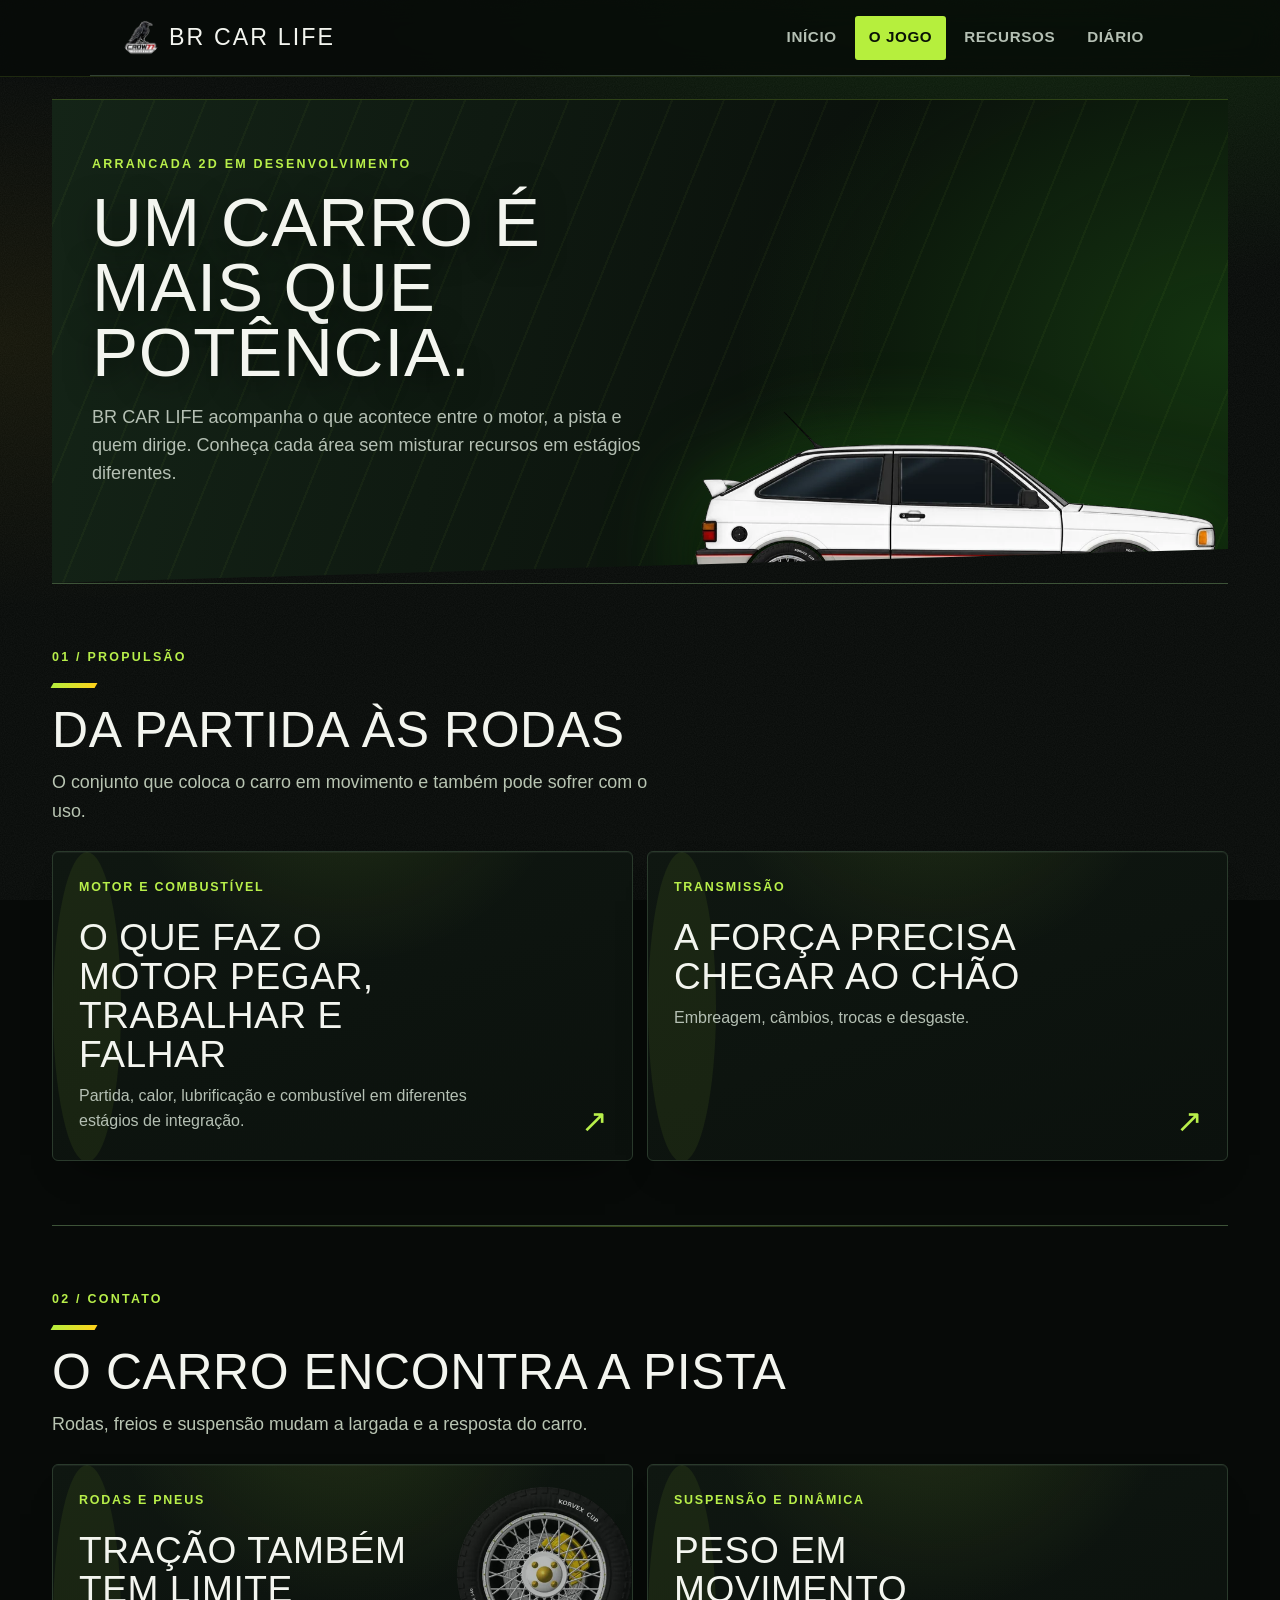
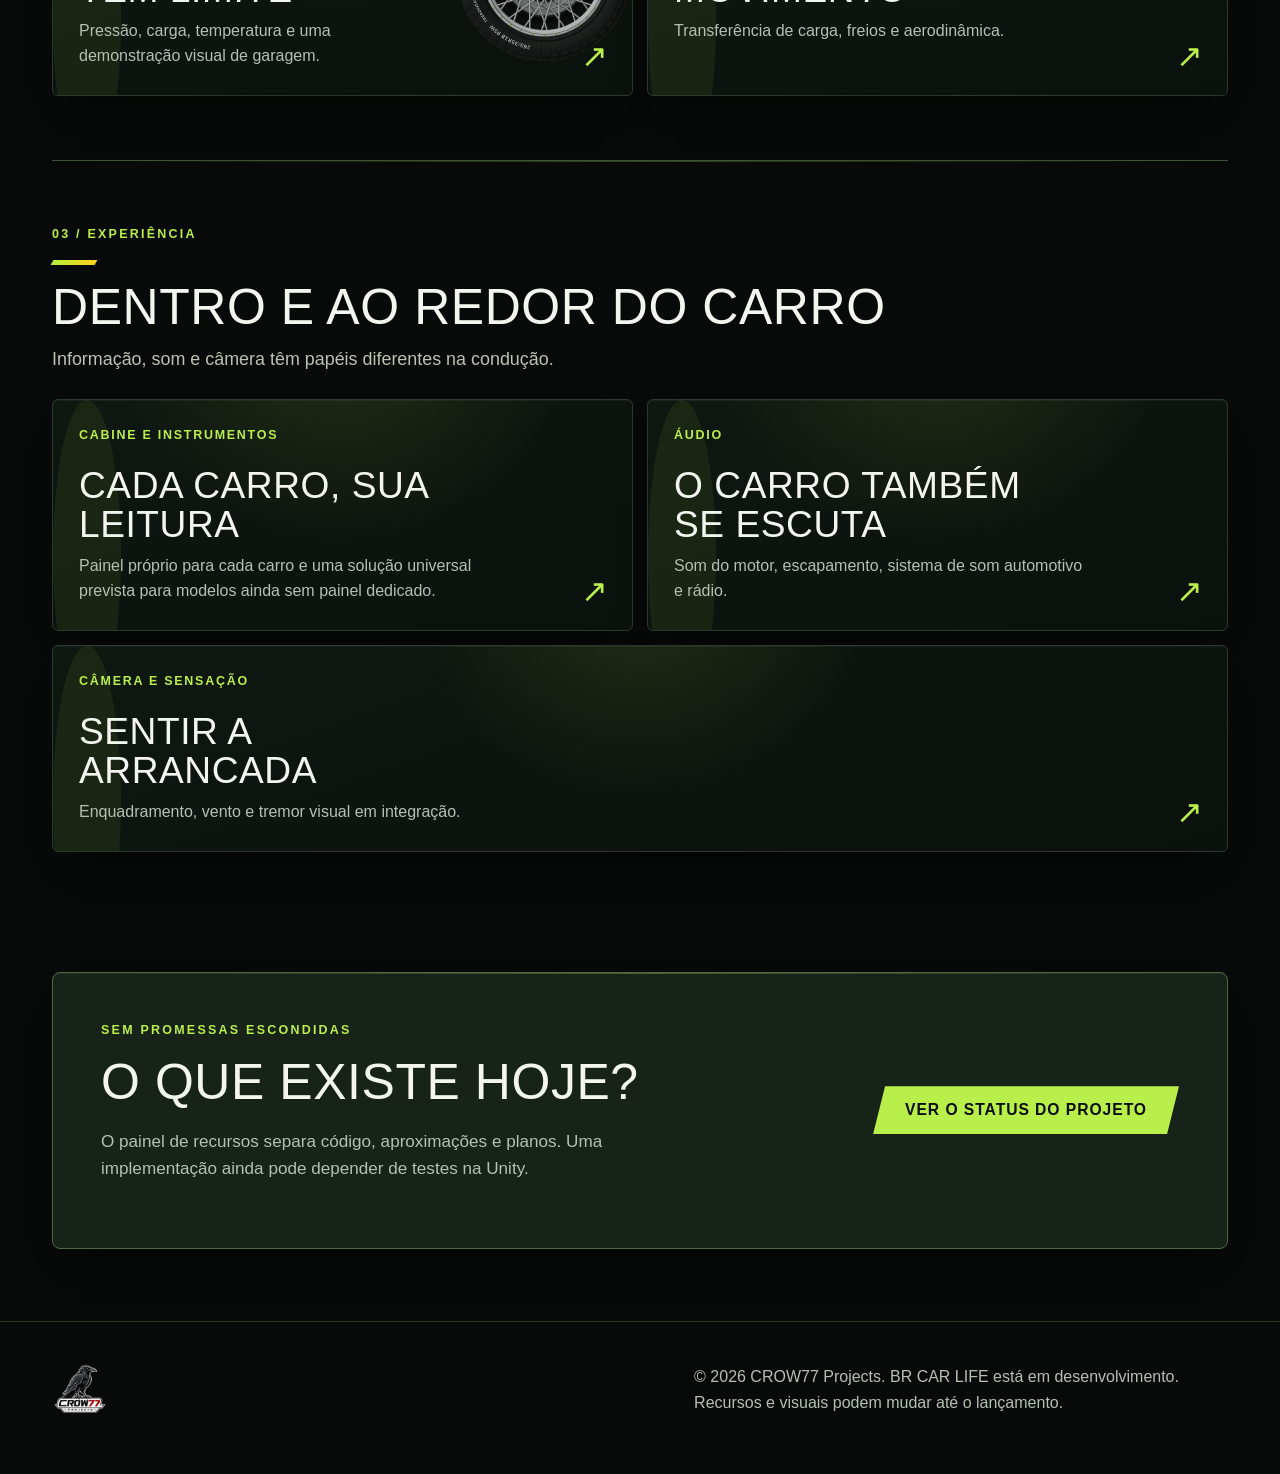
<file: jogo.html>
<!DOCTYPE html>
<html lang="pt-BR"><head>
<meta charset="utf-8"><meta name="viewport" content="width=device-width, initial-scale=1, viewport-fit=cover">
<title>O jogo | BR CAR LIFE</title><meta name="description" content="Explore motor, transmissão, rodas, suspensão, cabine e áudio do BR CAR LIFE."><meta name="theme-color" content="#090b0a"><meta property="og:title" content="O jogo | BR CAR LIFE">
<meta http-equiv="Content-Security-Policy" content="default-src 'self'; script-src 'self' 'sha256-ncoZfK2kMABqcE4vwfxjo4Q+UBxFGGEYxBKgrfbnptI='; style-src 'self' 'unsafe-inline' https://fonts.googleapis.com; font-src https://fonts.gstatic.com; img-src 'self' data:; connect-src 'self'; object-src 'none'; base-uri 'self'; form-action 'self'">
<link rel="icon" href="data:image/svg+xml,%3Csvg xmlns=%27http://www.w3.org/2000/svg%27 viewBox=%270 0 32 32%27%3E%3Ccircle cx=%2716%27 cy=%2716%27 r=%2714%27 fill=%27%23090b0a%27/%3E%3Ccircle cx=%2716%27 cy=%2716%27 r=%276%27 fill=%27%23b8ef4a%27/%3E%3C/svg%3E">
<script>document.documentElement.className+=" js";try{if(localStorage.calm==="1")document.documentElement.className+=" calm"}catch(e){}try{if(sessionStorage.wipe){sessionStorage.removeItem("wipe");document.documentElement.className+=" nav"}}catch(e){}</script>
<link rel="preconnect" href="https://fonts.googleapis.com"><link rel="preconnect" href="https://fonts.gstatic.com" crossorigin><link rel="stylesheet" href="https://fonts.googleapis.com/css2?family=Anton&family=Barlow:wght@400;600;700&display=swap"><link rel="stylesheet" href="assets/style.css?v=4">
</head><body class="game-hub"><canvas id="fx" aria-hidden="true"></canvas><div id="wipe" aria-hidden="true"><img src="assets/img/logo-640.webp" alt="" width="640" height="640"></div><a class="skip" href="#main">Pular para o conteúdo</a><div id="prog" aria-hidden="true"></div>
<div class="w"><header class="hd"><a class="logo" href="index.html" aria-label="BR CAR LIFE, início"><img src="assets/img/crow-160.webp" alt="" width="44" height="44"><span>BR CAR LIFE</span></a><nav aria-label="Principal"><ul><li><a href="index.html">Início</a></li><li><a href="jogo.html" aria-current="page">O jogo</a></li><li><a href="fenomenos.html">Recursos</a></li><li><a href="devlog.html">Diário</a></li></ul></nav><button class="cm" id="calm" type="button" aria-pressed="false">Pausar animações</button></header></div>
<main id="main" tabindex="-1"><div class="w">
<div class="pg page-intro"><span class="eyebrow">Arrancada 2D em desenvolvimento</span><h1 class="ph1">Um carro é mais que potência.</h1><p class="sub">BR CAR LIFE acompanha o que acontece entre o motor, a pista e quem dirige. Conheça cada área sem misturar recursos em estágios diferentes.</p></div>
<section class="sec directory-section" aria-labelledby="propulsao"><div class="section-head"><span class="eyebrow">01 / Propulsão</span><h2 id="propulsao">Da partida às rodas</h2><p>O conjunto que coloca o carro em movimento e também pode sofrer com o uso.</p></div><div class="directory-grid"><a class="directory-card" href="motor.html"><span>Motor e combustível</span><h3>O que faz o motor pegar, trabalhar e falhar</h3><p>Partida, calor, lubrificação e combustível em diferentes estágios de integração.</p><b aria-hidden="true">↗</b></a><a class="directory-card" href="transmissao.html"><span>Transmissão</span><h3>A força precisa chegar ao chão</h3><p>Embreagem, câmbios, trocas e desgaste.</p><b aria-hidden="true">↗</b></a></div></section>
<section class="sec directory-section" aria-labelledby="pista"><div class="section-head"><span class="eyebrow">02 / Contato</span><h2 id="pista">O carro encontra a pista</h2><p>Rodas, freios e suspensão mudam a largada e a resposta do carro.</p></div><div class="directory-grid"><a class="directory-card visual-card" href="rodas.html"><span>Rodas e pneus</span><h3>Tração também tem limite</h3><p>Pressão, carga, temperatura e uma demonstração visual de garagem.</p><img src="assets/img/roda-card.webp" alt="" width="300" height="300" loading="lazy"><b aria-hidden="true">↗</b></a><a class="directory-card" href="suspensao.html"><span>Suspensão e dinâmica</span><h3>Peso em movimento</h3><p>Transferência de carga, freios e aerodinâmica.</p><b aria-hidden="true">↗</b></a></div></section>
<section class="sec directory-section" aria-labelledby="experiencia"><div class="section-head"><span class="eyebrow">03 / Experiência</span><h2 id="experiencia">Dentro e ao redor do carro</h2><p>Informação, som e câmera têm papéis diferentes na condução.</p></div><div class="directory-grid"><a class="directory-card" href="cabine.html"><span>Cabine e instrumentos</span><h3>Cada carro, sua leitura</h3><p>Painel próprio para cada carro e uma solução universal prevista para modelos ainda sem painel dedicado.</p><b aria-hidden="true">↗</b></a><a class="directory-card" href="radio.html"><span>Áudio</span><h3>O carro também se escuta</h3><p>Som do motor, escapamento, sistema de som automotivo e rádio.</p><b aria-hidden="true">↗</b></a><a class="directory-card" href="camera.html"><span>Câmera e sensação</span><h3>Sentir a arrancada</h3><p>Enquadramento, vento e tremor visual em integração.</p><b aria-hidden="true">↗</b></a></div></section>
<section class="sec next-step"><div><span class="eyebrow">Sem promessas escondidas</span><h2>O que existe hoje?</h2><p>O painel de recursos separa código, aproximações e planos. Uma implementação ainda pode depender de testes na Unity.</p></div><a class="btn" href="fenomenos.html">Ver o status do projeto</a></section>
</div></main><footer><div class="w ft"><img src="assets/img/crow-160.webp" alt="CROW77 Projects" width="84" height="84" loading="lazy"><p>© 2026 CROW77 Projects. BR CAR LIFE está em desenvolvimento. Recursos e visuais podem mudar até o lançamento.</p></div></footer><script src="assets/wheel.js?v=4"></script>
<script src="assets/main.js?v=4"></script></body></html>
</file>
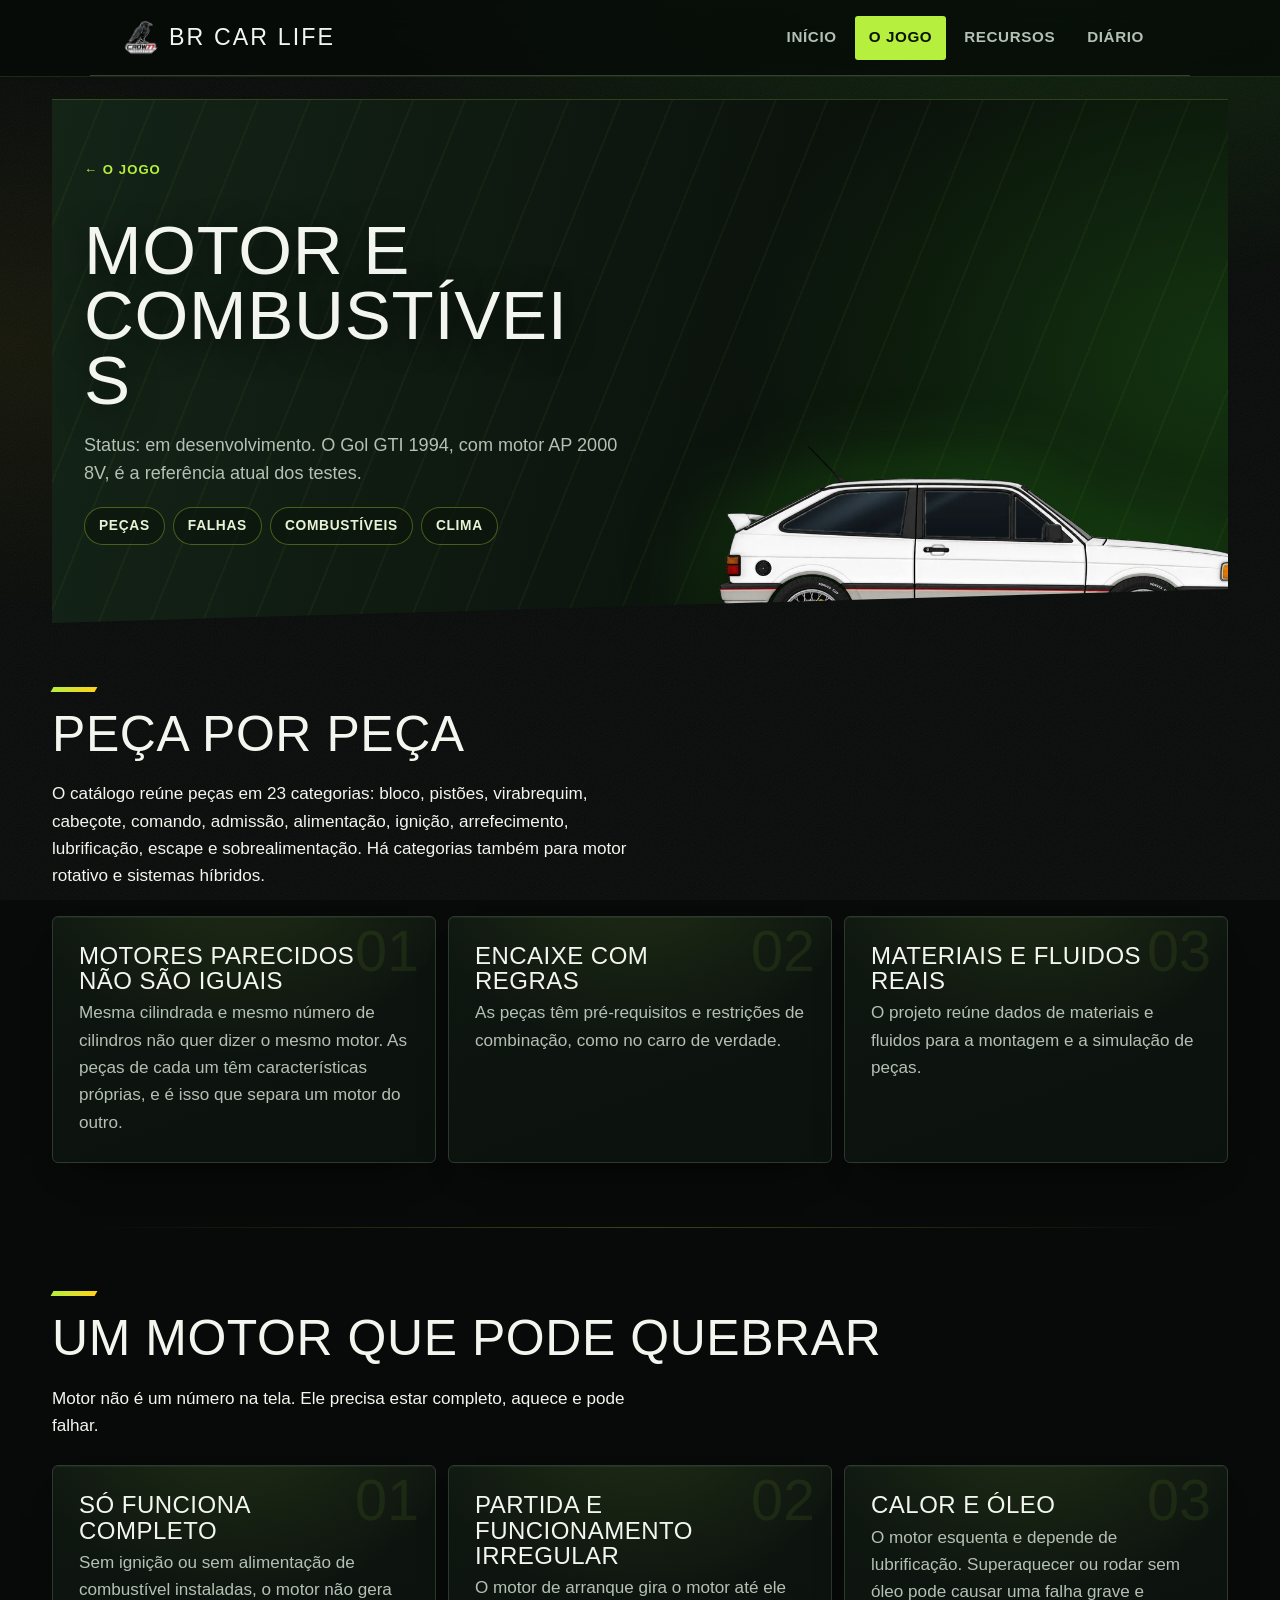
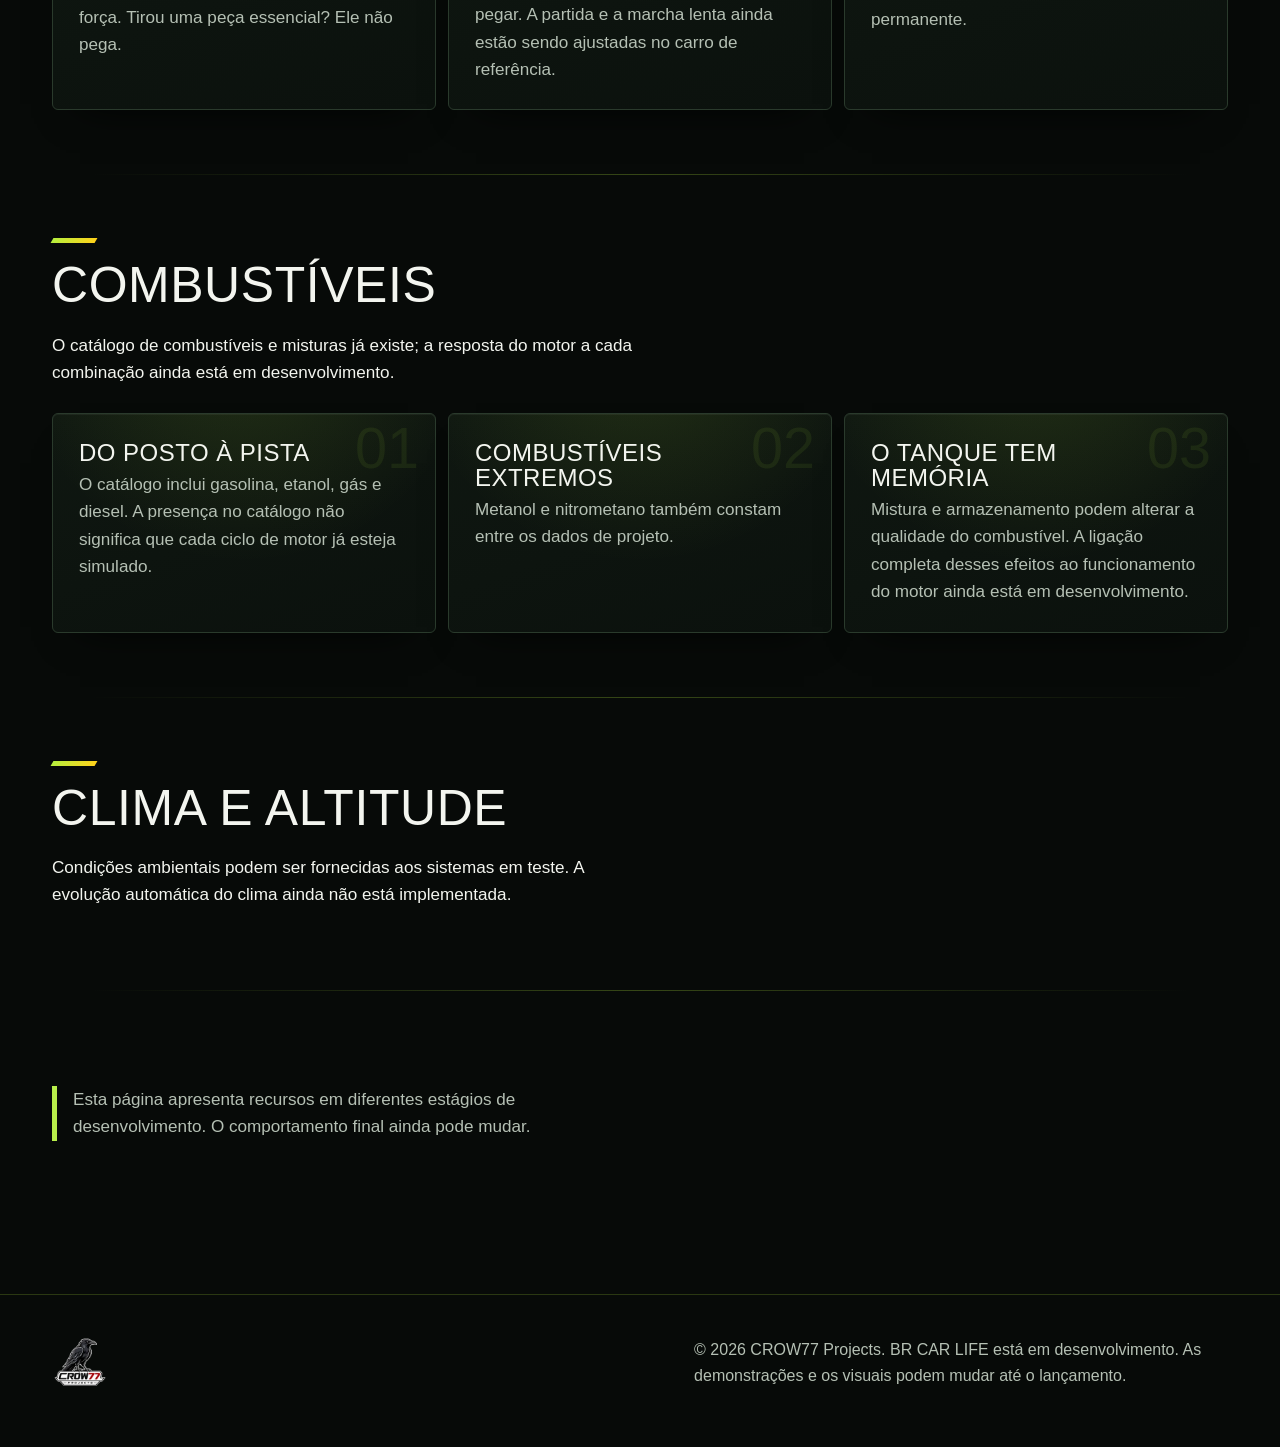
<file: motor.html>
<!DOCTYPE html>
<html lang="pt-BR">
<head>
<meta charset="utf-8">
<meta name="viewport" content="width=device-width, initial-scale=1, viewport-fit=cover">
<title>Motor e combustíveis | BR CAR LIFE</title>
<meta name="description" content="Conheça os sistemas de motor e combustível em desenvolvimento no BR CAR LIFE.">
<meta name="theme-color" content="#090b0a">
<meta http-equiv="Content-Security-Policy" content="default-src 'self'; script-src 'self' 'sha256-ncoZfK2kMABqcE4vwfxjo4Q+UBxFGGEYxBKgrfbnptI='; style-src 'self' 'unsafe-inline' https://fonts.googleapis.com; font-src https://fonts.gstatic.com; img-src 'self' data:; connect-src 'self'; object-src 'none'; base-uri 'self'; form-action 'self'">
<meta property="og:title" content="Motor e combustíveis | BR CAR LIFE">
<link rel="icon" href="data:image/svg+xml,%3Csvg xmlns=%27http://www.w3.org/2000/svg%27 viewBox=%270 0 32 32%27%3E%3Ccircle cx=%2716%27 cy=%2716%27 r=%2714%27 fill=%27%23090b0a%27/%3E%3Ccircle cx=%2716%27 cy=%2716%27 r=%276%27 fill=%27%233ccf23%27/%3E%3C/svg%3E">
<script>document.documentElement.className+=" js";try{if(localStorage.calm==="1")document.documentElement.className+=" calm"}catch(e){}try{if(sessionStorage.wipe){sessionStorage.removeItem("wipe");document.documentElement.className+=" nav"}}catch(e){}</script>
<link rel="preconnect" href="https://fonts.googleapis.com">
<link rel="preconnect" href="https://fonts.gstatic.com" crossorigin>
<link rel="stylesheet" href="https://fonts.googleapis.com/css2?family=Anton&family=Barlow:wght@400;600;700&display=swap">
<link rel="stylesheet" href="assets/style.css?v=4">
</head>
<body>
<canvas id="fx" aria-hidden="true"></canvas>
<div id="wipe" aria-hidden="true"><img src="assets/img/logo-640.webp" alt="" width="640" height="640" decoding="async" fetchpriority="low"></div>
<a class="skip" href="#main">Pular para o conteúdo</a>
<div id="prog" aria-hidden="true"></div>
<div class="w"><header class="hd">
<a class="logo" href="index.html" aria-label="BR CAR LIFE, início"><img src="assets/img/crow-160.webp" alt="" width="44" height="44"><span>BR CAR LIFE</span></a>
<nav aria-label="Principal"><ul><li><a href="index.html">Início</a></li><li><a href="jogo.html" class="section-current">O jogo</a></li><li><a href="fenomenos.html">Recursos</a></li><li><a href="devlog.html">Diário</a></li></ul></nav>
<button class="cm" id="calm" type="button" aria-pressed="false">Pausar animações</button>
</header></div>
<main id="main" tabindex="-1"><div class="w">
<div class="pg ent page-intro" style="--d:200"><a class="back-link" href="jogo.html">← O jogo</a><h1 class="ph1">Motor e combustíveis</h1>
<p class="sub">Status: em desenvolvimento. O Gol GTI 1994, com motor AP 2000 8V, é a referência atual dos testes.</p>
<ul class="jump"><li><a href="#pecas">Peças</a></li><li><a href="#vida">Falhas</a></li><li><a href="#combustiveis">Combustíveis</a></li><li><a href="#clima">Clima</a></li></ul></div>
<section data-r class="sec" id="pecas"><h2>Peça por peça</h2><p>O catálogo reúne peças em 23 categorias: bloco, pistões, virabrequim, cabeçote, comando, admissão, alimentação, ignição, arrefecimento, lubrificação, escape e sobrealimentação. Há categorias também para motor rotativo e sistemas híbridos.</p><div class="fl"><div><h3>Motores parecidos não são iguais</h3><p>Mesma cilindrada e mesmo número de cilindros não quer dizer o mesmo motor. As peças de cada um têm características próprias, e é isso que separa um motor do outro.</p></div><div><h3>Encaixe com regras</h3><p>As peças têm pré-requisitos e restrições de combinação, como no carro de verdade.</p></div><div><h3>Materiais e fluidos reais</h3><p>O projeto reúne dados de materiais e fluidos para a montagem e a simulação de peças.</p></div></div></section>
<section data-r class="sec" id="vida"><h2>Um motor que pode quebrar</h2><p>Motor não é um número na tela. Ele precisa estar completo, aquece e pode falhar.</p><div class="fl"><div><h3>Só funciona completo</h3><p>Sem ignição ou sem alimentação de combustível instaladas, o motor não gera força. Tirou uma peça essencial? Ele não pega.</p></div><div><h3>Partida e funcionamento irregular</h3><p>O motor de arranque gira o motor até ele pegar. A partida e a marcha lenta ainda estão sendo ajustadas no carro de referência.</p></div><div><h3>Calor e óleo</h3><p>O motor esquenta e depende de lubrificação. Superaquecer ou rodar sem óleo pode causar uma falha grave e permanente.</p></div></div></section>
<section data-r class="sec" id="combustiveis"><h2>Combustíveis</h2><p>O catálogo de combustíveis e misturas já existe; a resposta do motor a cada combinação ainda está em desenvolvimento.</p><div class="fl"><div><h3>Do posto à pista</h3><p>O catálogo inclui gasolina, etanol, gás e diesel. A presença no catálogo não significa que cada ciclo de motor já esteja simulado.</p></div><div><h3>Combustíveis extremos</h3><p>Metanol e nitrometano também constam entre os dados de projeto.</p></div><div><h3>O tanque tem memória</h3><p>Mistura e armazenamento podem alterar a qualidade do combustível. A ligação completa desses efeitos ao funcionamento do motor ainda está em desenvolvimento.</p></div></div></section>
<section data-r class="sec" id="clima"><h2>Clima e altitude</h2><p>Condições ambientais podem ser fornecidas aos sistemas em teste. A evolução automática do clima ainda não está implementada.</p></section>
<section class="sec"><p class="note">Esta página apresenta recursos em diferentes estágios de desenvolvimento. O comportamento final ainda pode mudar.</p></section>

</div></main>
<footer><div class="w ft"><img src="assets/img/crow-160.webp" alt="CROW77 Projects" width="84" height="84" loading="lazy"><p>© 2026 CROW77 Projects. BR CAR LIFE está em desenvolvimento. As demonstrações e os visuais podem mudar até o lançamento.</p></div></footer>
<script src="assets/wheel.js?v=4"></script>
<script src="assets/main.js?v=4"></script>
</body>
</html>
</file>
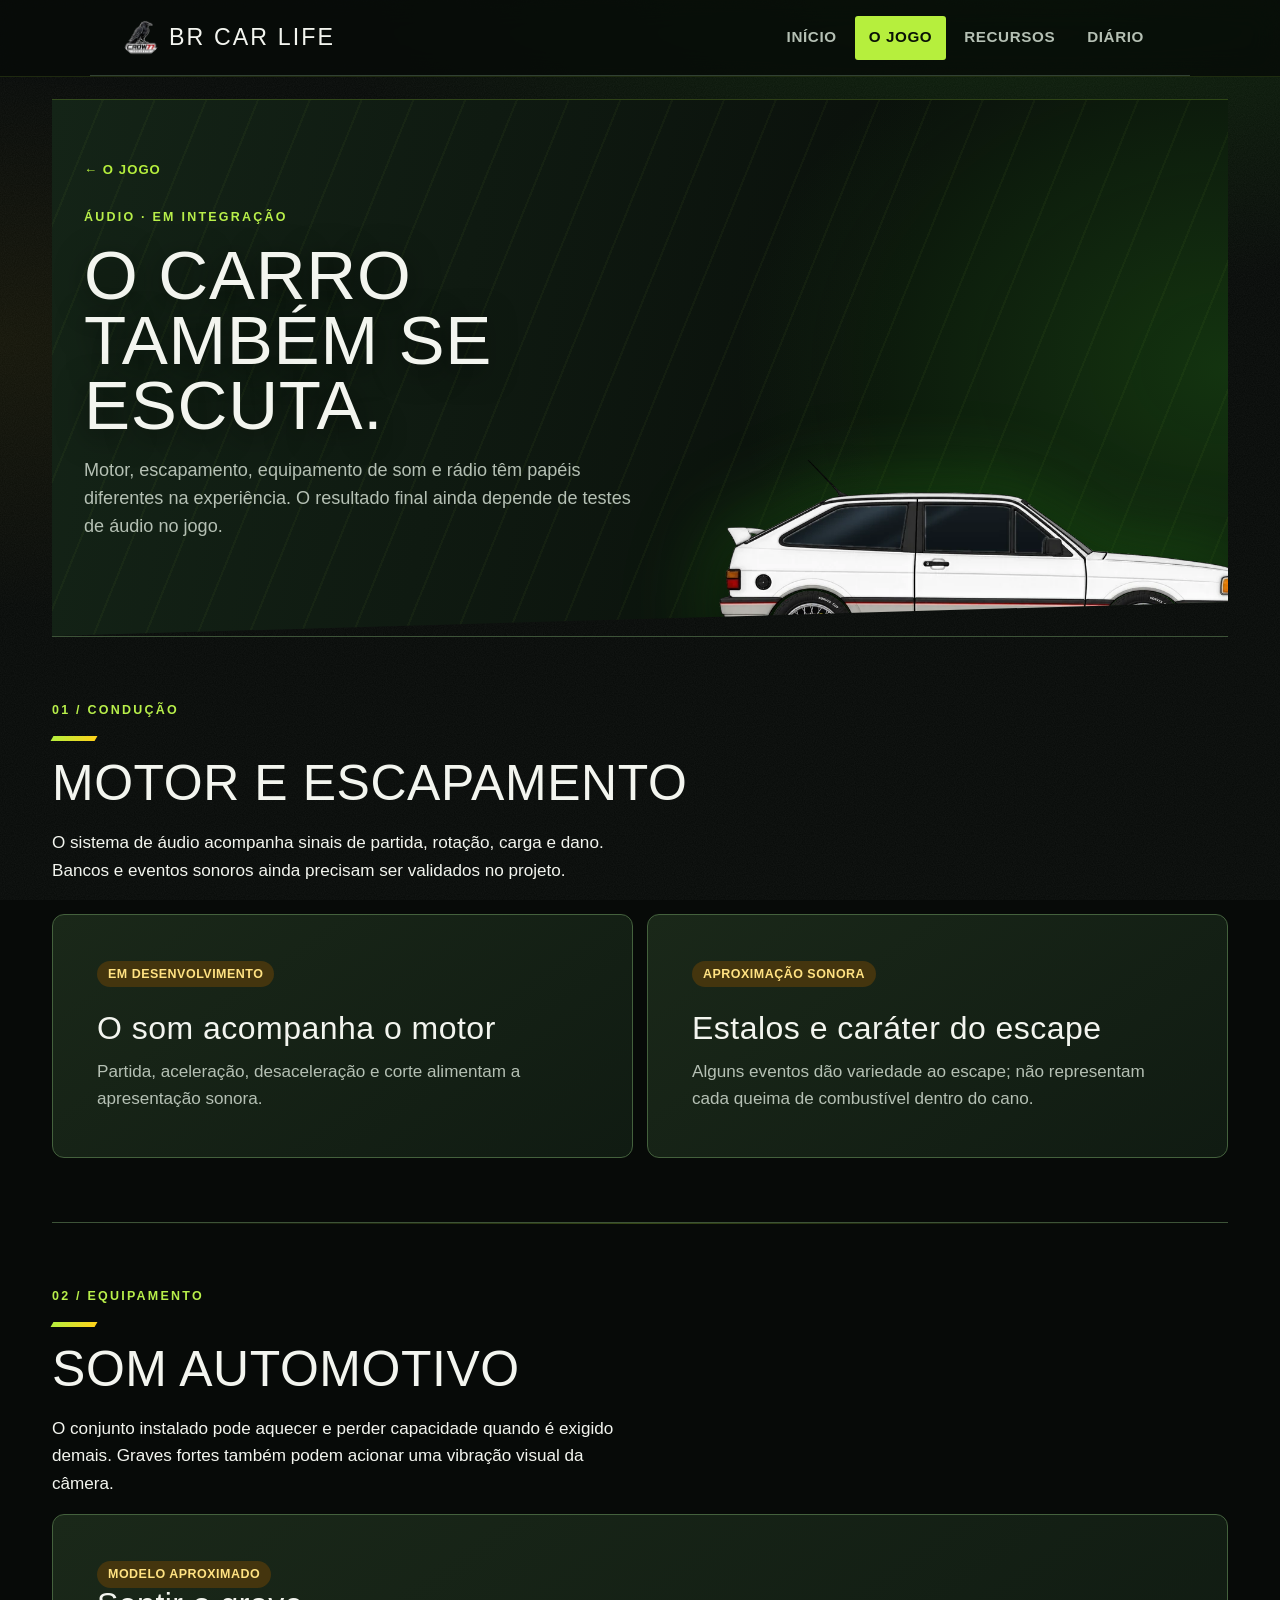
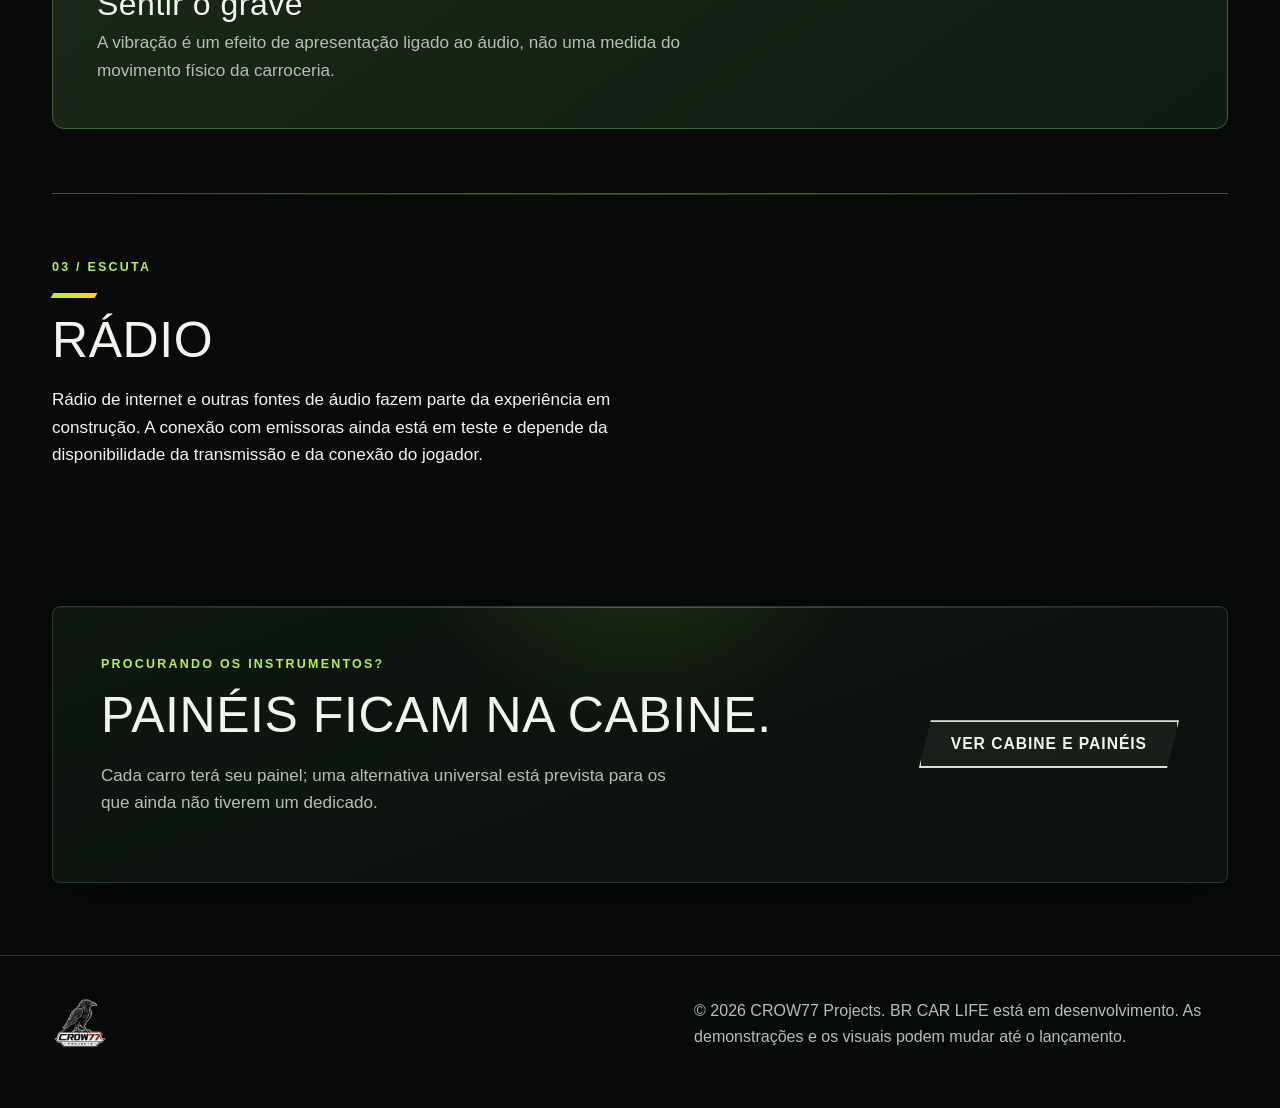
<file: radio.html>
<!DOCTYPE html>
<html lang="pt-BR">
<head>
<meta charset="utf-8">
<meta name="viewport" content="width=device-width, initial-scale=1, viewport-fit=cover">
<title>Áudio do carro | BR CAR LIFE</title>
<meta name="description" content="Motor, escapamento, som automotivo e rádio no BR CAR LIFE: sistemas em integração e teste.">
<meta name="theme-color" content="#090b0a">
<meta http-equiv="Content-Security-Policy" content="default-src 'self'; script-src 'self' 'sha256-ncoZfK2kMABqcE4vwfxjo4Q+UBxFGGEYxBKgrfbnptI='; style-src 'self' 'unsafe-inline' https://fonts.googleapis.com; font-src https://fonts.gstatic.com; img-src 'self' data:; connect-src 'self'; object-src 'none'; base-uri 'self'; form-action 'self'">
<meta property="og:title" content="Áudio do carro | BR CAR LIFE">
<link rel="icon" href="data:image/svg+xml,%3Csvg xmlns=%27http://www.w3.org/2000/svg%27 viewBox=%270 0 32 32%27%3E%3Ccircle cx=%2716%27 cy=%2716%27 r=%2714%27 fill=%27%23090b0a%27/%3E%3Ccircle cx=%2716%27 cy=%2716%27 r=%276%27 fill=%27%233ccf23%27/%3E%3C/svg%3E">
<script>document.documentElement.className+=" js";try{if(localStorage.calm==="1")document.documentElement.className+=" calm"}catch(e){}try{if(sessionStorage.wipe){sessionStorage.removeItem("wipe");document.documentElement.className+=" nav"}}catch(e){}</script>
<link rel="preconnect" href="https://fonts.googleapis.com">
<link rel="preconnect" href="https://fonts.gstatic.com" crossorigin>
<link rel="stylesheet" href="https://fonts.googleapis.com/css2?family=Anton&family=Barlow:wght@400;600;700&display=swap">
<link rel="stylesheet" href="assets/style.css?v=4">
</head>
<body>
<canvas id="fx" aria-hidden="true"></canvas>
<div id="wipe" aria-hidden="true"><img src="assets/img/logo-640.webp" alt="" width="640" height="640" decoding="async" fetchpriority="low"></div>
<a class="skip" href="#main">Pular para o conteúdo</a>
<div id="prog" aria-hidden="true"></div>
<div class="w"><header class="hd">
<a class="logo" href="index.html" aria-label="BR CAR LIFE, início"><img src="assets/img/crow-160.webp" alt="" width="44" height="44"><span>BR CAR LIFE</span></a>
<nav aria-label="Principal"><ul><li><a href="index.html">Início</a></li><li><a href="jogo.html" class="section-current">O jogo</a></li><li><a href="fenomenos.html">Recursos</a></li><li><a href="devlog.html">Diário</a></li></ul></nav>
<button class="cm" id="calm" type="button" aria-pressed="false">Pausar animações</button>
</header></div>
<main id="main" tabindex="-1"><div class="w">
<div class="pg page-intro"><a class="back-link" href="jogo.html">← O jogo</a><span class="eyebrow">Áudio · em integração</span><h1 class="ph1">O carro também se escuta.</h1><p class="sub">Motor, escapamento, equipamento de som e rádio têm papéis diferentes na experiência. O resultado final ainda depende de testes de áudio no jogo.</p></div>
<section class="sec directory-section" id="motor-audio"><span class="eyebrow">01 / Condução</span><h2>Motor e escapamento</h2><p>O sistema de áudio acompanha sinais de partida, rotação, carga e dano. Bancos e eventos sonoros ainda precisam ser validados no projeto.</p><div class="info-grid"><article><span class="status-pill doing">Em desenvolvimento</span><h3>O som acompanha o motor</h3><p>Partida, aceleração, desaceleração e corte alimentam a apresentação sonora.</p></article><article><span class="status-pill doing">Aproximação sonora</span><h3>Estalos e caráter do escape</h3><p>Alguns eventos dão variedade ao escape; não representam cada queima de combustível dentro do cano.</p></article></div></section>
<section class="sec directory-section" id="som-automotivo"><span class="eyebrow">02 / Equipamento</span><h2>Som automotivo</h2><p>O conjunto instalado pode aquecer e perder capacidade quando é exigido demais. Graves fortes também podem acionar uma vibração visual da câmera.</p><div class="feature-banner"><span class="status-pill doing">Modelo aproximado</span><h3>Sentir o grave</h3><p>A vibração é um efeito de apresentação ligado ao áudio, não uma medida do movimento físico da carroceria.</p></div></section>
<section class="sec directory-section" id="radio"><span class="eyebrow">03 / Escuta</span><h2>Rádio</h2><p>Rádio de internet e outras fontes de áudio fazem parte da experiência em construção. A conexão com emissoras ainda está em teste e depende da disponibilidade da transmissão e da conexão do jogador.</p></section>
<section class="sec next-step"><div><span class="eyebrow">Procurando os instrumentos?</span><h2>Painéis ficam na cabine.</h2><p>Cada carro terá seu painel; uma alternativa universal está prevista para os que ainda não tiverem um dedicado.</p></div><a class="btn alt" href="cabine.html">Ver cabine e painéis</a></section>
</div></main>

<footer><div class="w ft"><img src="assets/img/crow-160.webp" alt="CROW77 Projects" width="84" height="84" loading="lazy"><p>© 2026 CROW77 Projects. BR CAR LIFE está em desenvolvimento. As demonstrações e os visuais podem mudar até o lançamento.</p></div></footer>
<script src="assets/wheel.js?v=4"></script>
<script src="assets/main.js?v=4"></script>
</body>
</html>
</file>
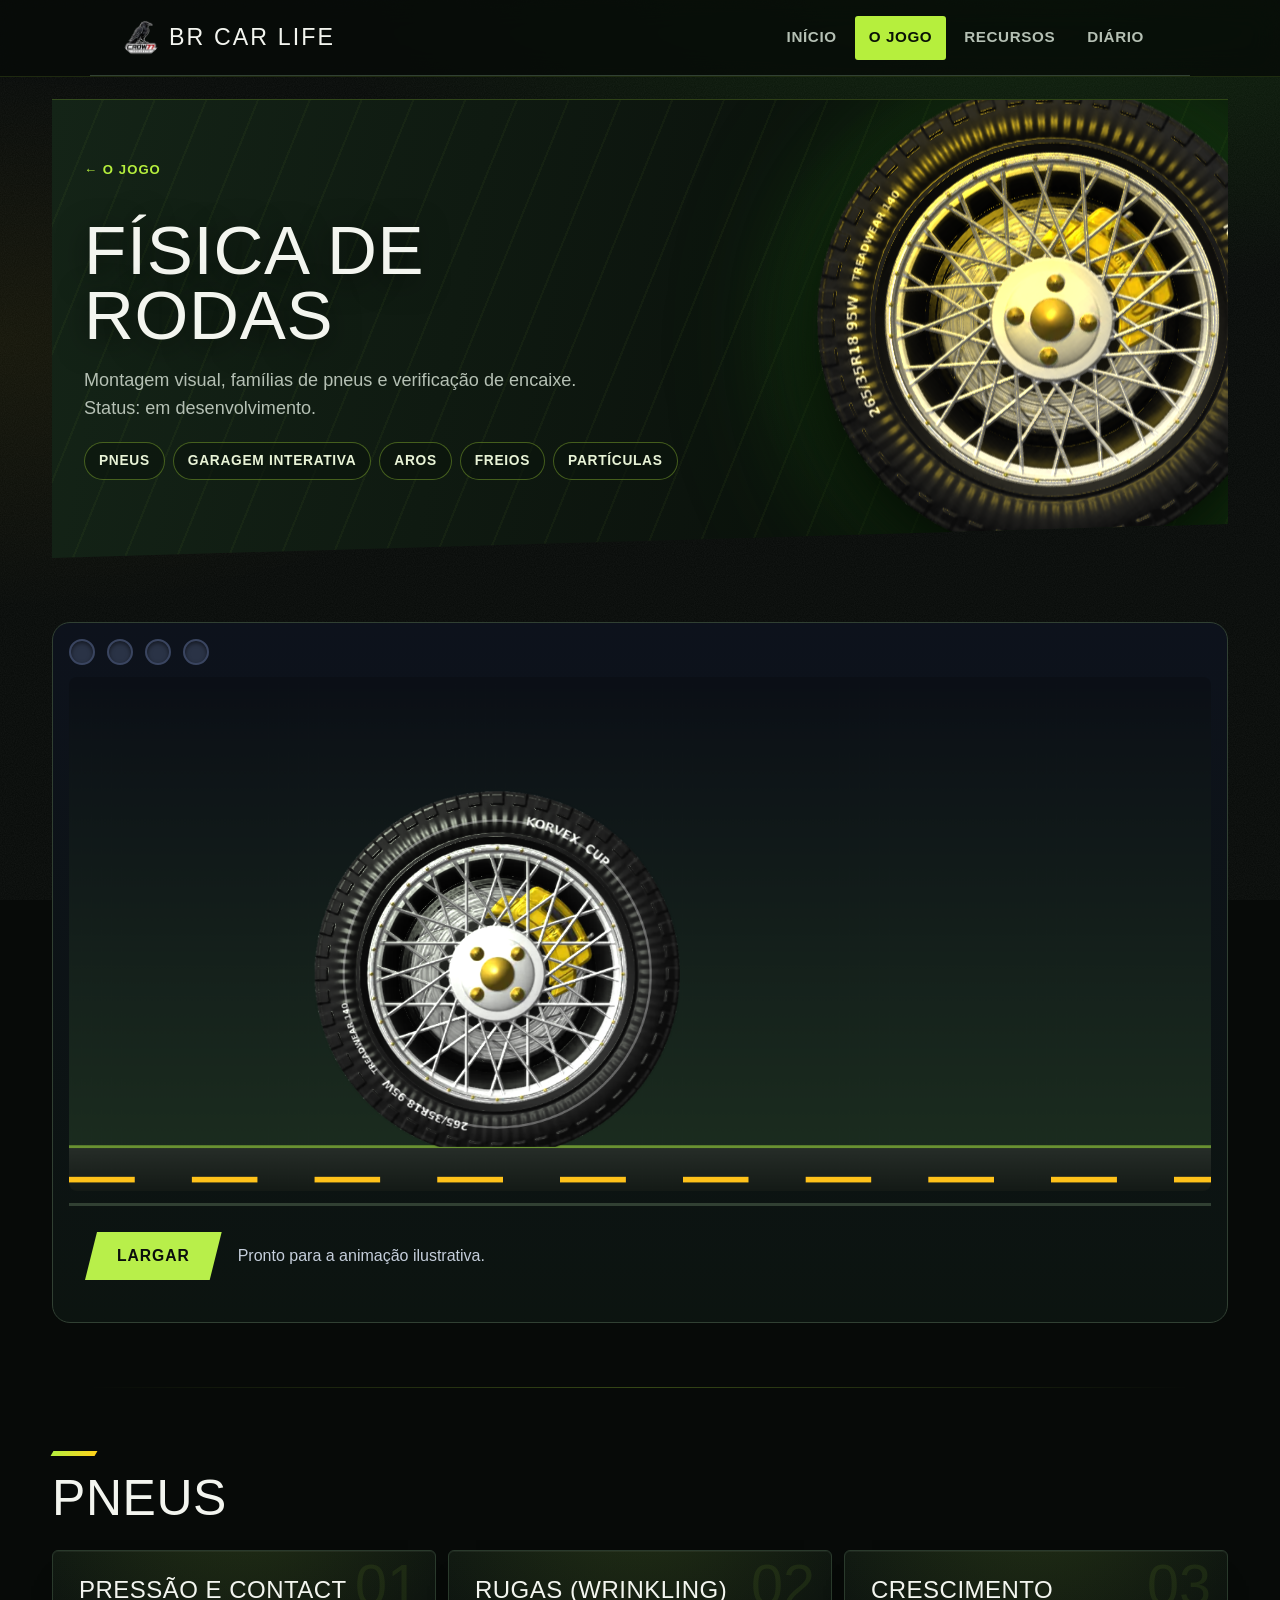
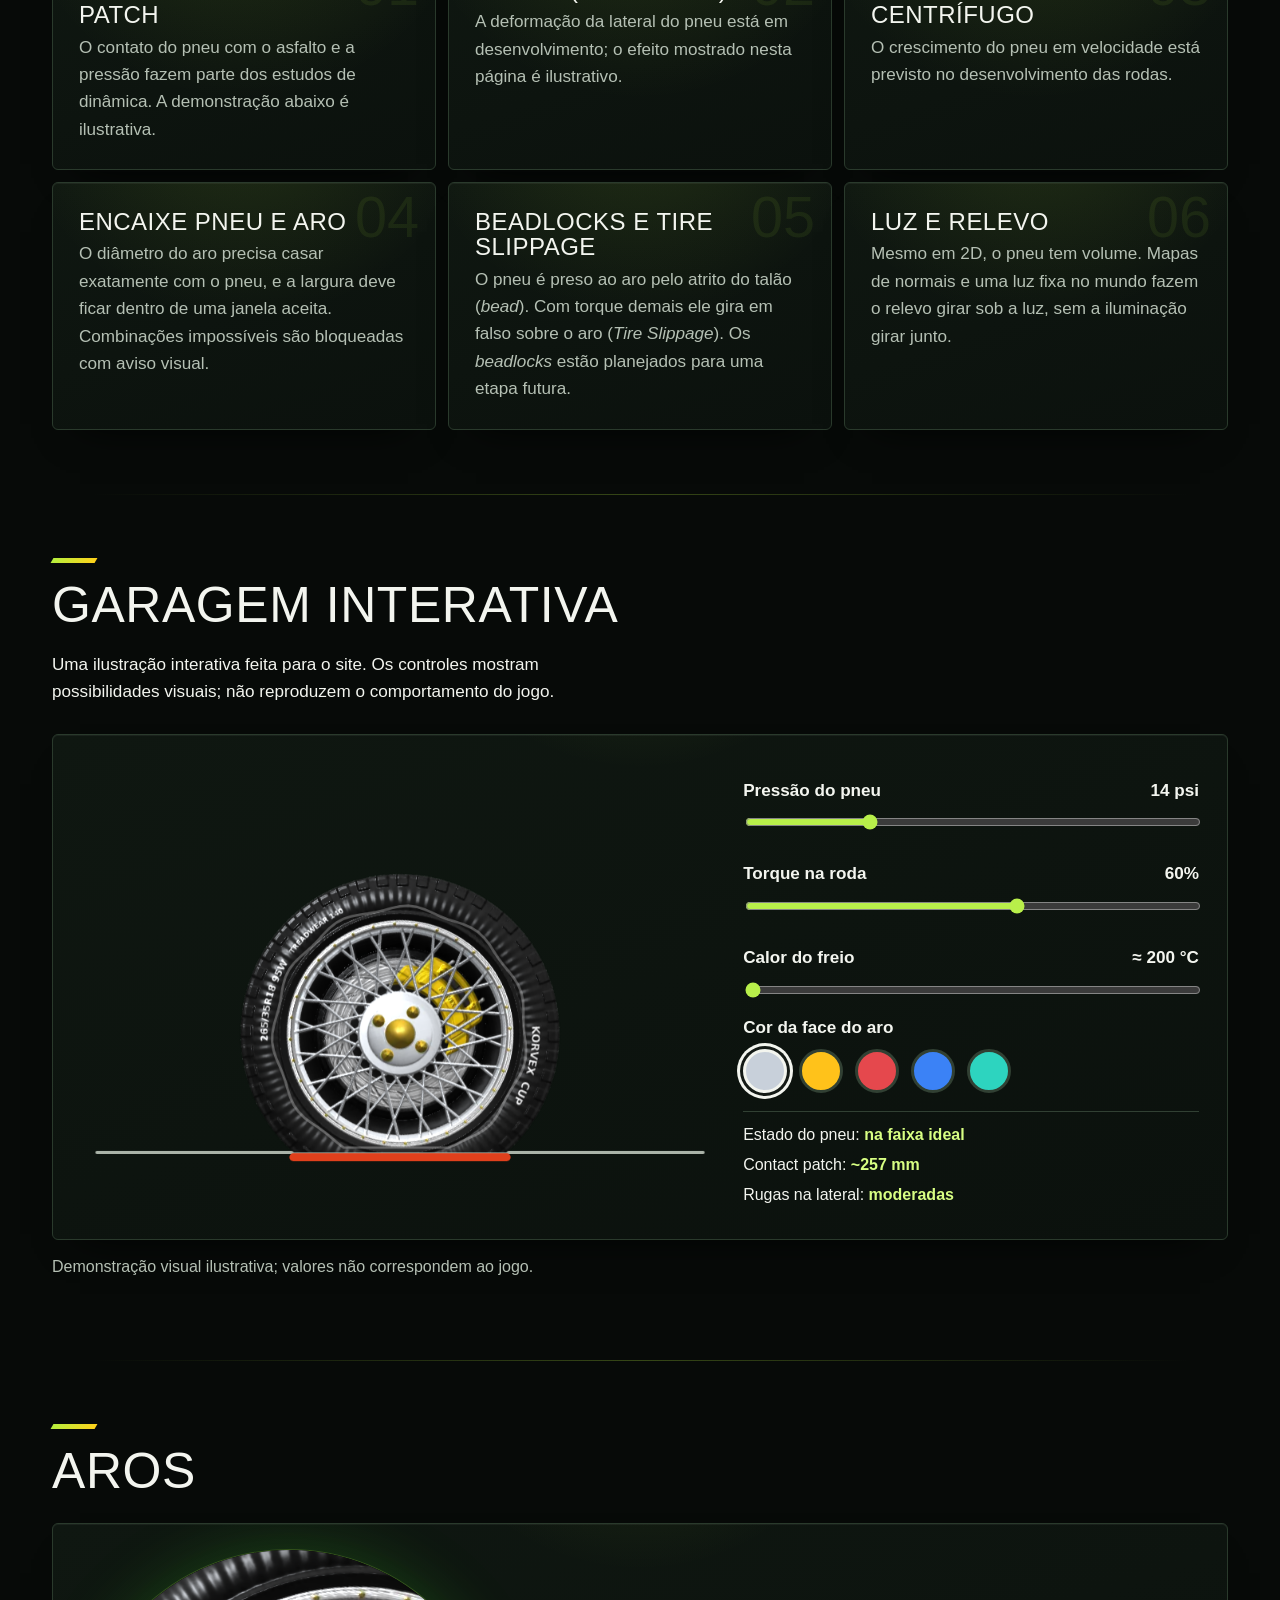
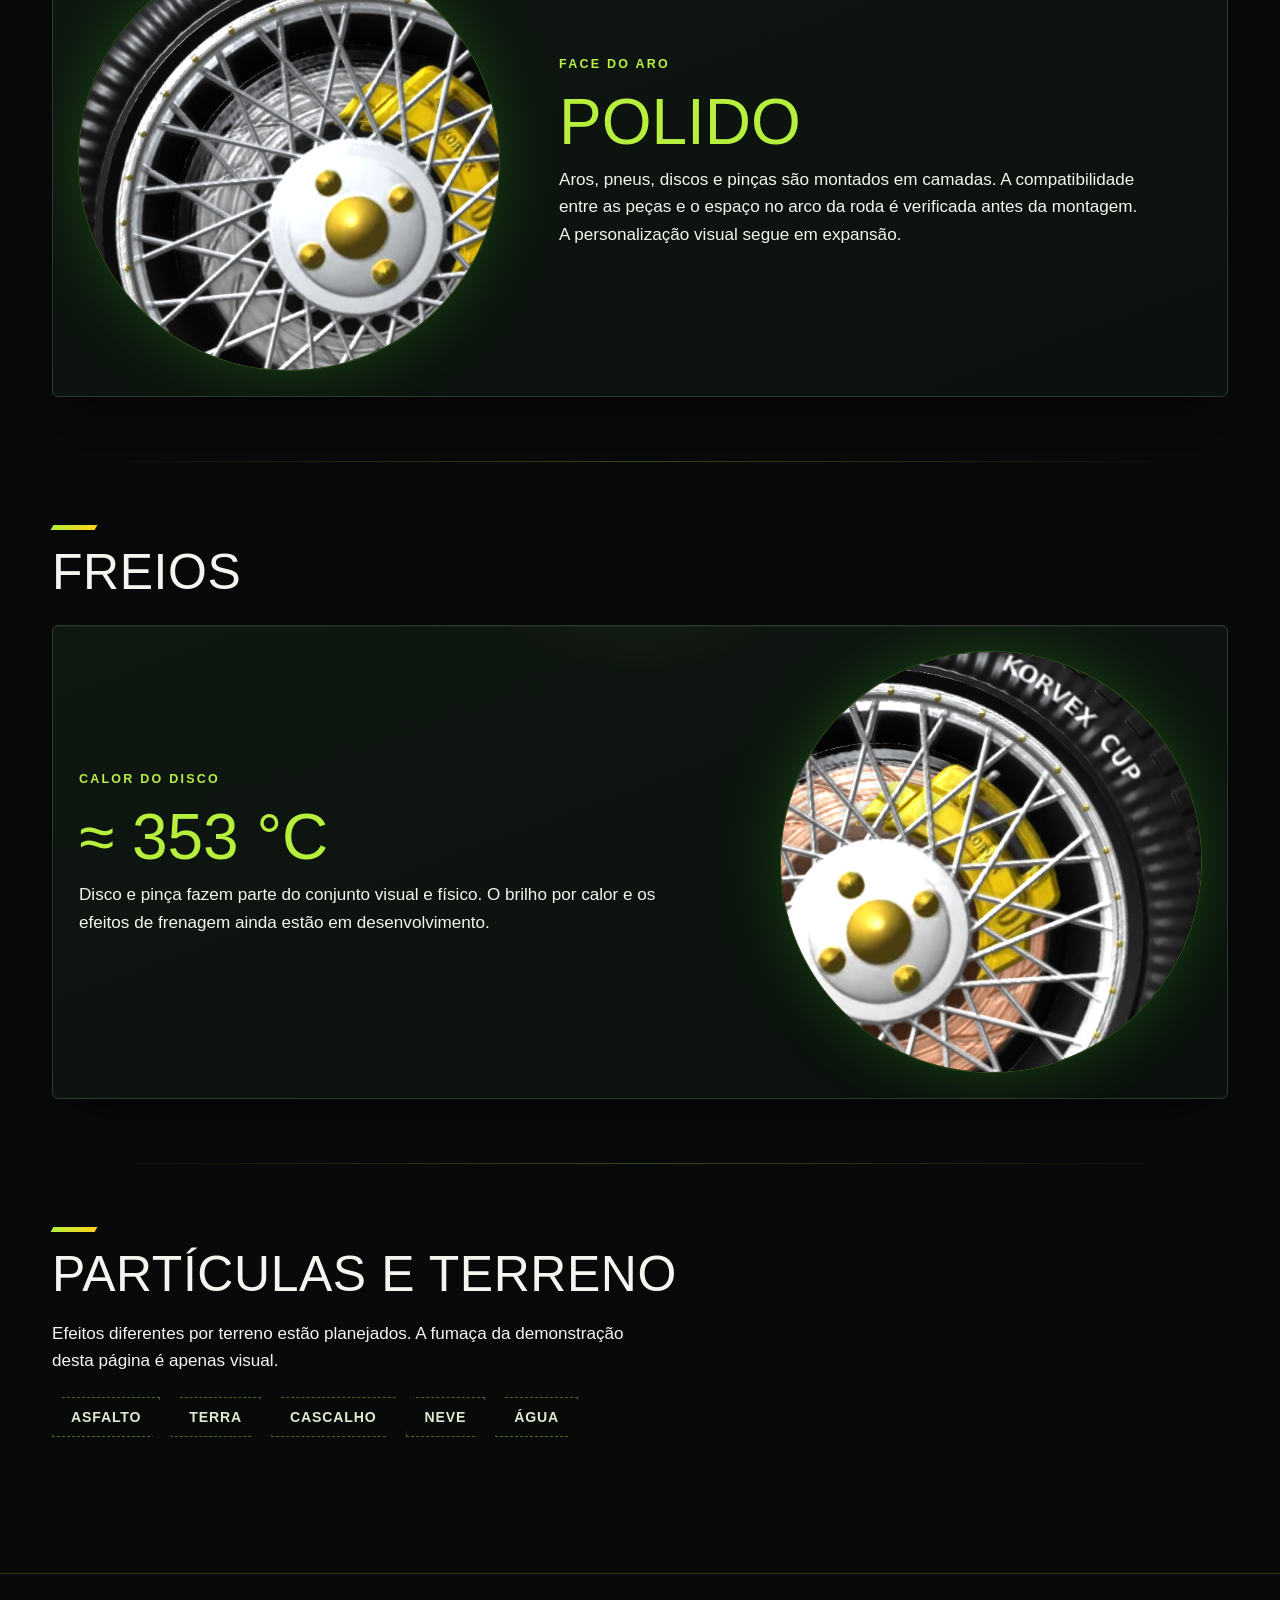
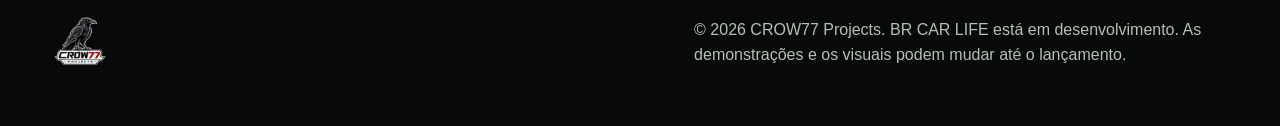
<file: rodas.html>
<!DOCTYPE html>
<html lang="pt-BR">
<head>
<meta charset="utf-8">
<meta name="viewport" content="width=device-width, initial-scale=1, viewport-fit=cover">
<title>Física de rodas | BR CAR LIFE</title>
<meta name="description" content="Pneus, aros, freios e partículas do BR CAR LIFE.">
<meta name="theme-color" content="#090b0a">
<meta http-equiv="Content-Security-Policy" content="default-src 'self'; script-src 'self' 'sha256-ncoZfK2kMABqcE4vwfxjo4Q+UBxFGGEYxBKgrfbnptI='; style-src 'self' 'unsafe-inline' https://fonts.googleapis.com; font-src https://fonts.gstatic.com; img-src 'self' data:; connect-src 'self'; object-src 'none'; base-uri 'self'; form-action 'self'">
<meta property="og:title" content="Física de rodas | BR CAR LIFE">
<link rel="icon" href="data:image/svg+xml,%3Csvg xmlns=%27http://www.w3.org/2000/svg%27 viewBox=%270 0 32 32%27%3E%3Ccircle cx=%2716%27 cy=%2716%27 r=%2714%27 fill=%27%23090b0a%27/%3E%3Ccircle cx=%2716%27 cy=%2716%27 r=%276%27 fill=%27%233ccf23%27/%3E%3C/svg%3E">
<script>document.documentElement.className+=" js";try{if(localStorage.calm==="1")document.documentElement.className+=" calm"}catch(e){}try{if(sessionStorage.wipe){sessionStorage.removeItem("wipe");document.documentElement.className+=" nav"}}catch(e){}</script>
<link rel="preconnect" href="https://fonts.googleapis.com">
<link rel="preconnect" href="https://fonts.gstatic.com" crossorigin>
<link rel="stylesheet" href="https://fonts.googleapis.com/css2?family=Anton&family=Barlow:wght@400;600;700&display=swap">
<link rel="stylesheet" href="assets/style.css?v=4">
</head>
<body>
<canvas id="fx" aria-hidden="true"></canvas>
<div id="wipe" aria-hidden="true"><img src="assets/img/logo-640.webp" alt="" width="640" height="640" decoding="async" fetchpriority="low"></div>
<a class="skip" href="#main">Pular para o conteúdo</a>
<div id="prog" aria-hidden="true"></div>
<div class="w"><header class="hd">
<a class="logo" href="index.html" aria-label="BR CAR LIFE, início"><img src="assets/img/crow-160.webp" alt="" width="44" height="44"><span>BR CAR LIFE</span></a>
<nav aria-label="Principal"><ul><li><a href="index.html">Início</a></li><li><a href="jogo.html" class="section-current">O jogo</a></li><li><a href="fenomenos.html">Recursos</a></li><li><a href="devlog.html">Diário</a></li></ul></nav>
<button class="cm" id="calm" type="button" aria-pressed="false">Pausar animações</button>
</header></div>
<main id="main" tabindex="-1"><div class="w">
<div class="pg ent page-intro" style="--d:200"><a class="back-link" href="jogo.html">← O jogo</a><h1 class="ph1">Física de rodas</h1>
<p class="sub">Montagem visual, famílias de pneus e verificação de encaixe. Status: em desenvolvimento.</p>
<ul class="jump"><li><a href="#pneus">Pneus</a></li><li><a href="#garagem">Garagem interativa</a></li><li><a href="#aros">Aros</a></li><li><a href="#freios">Freios</a></li><li><a href="#particulas">Partículas</a></li></ul></div>
<section data-r class="sec" aria-label="Demonstração de largada"><div class="strip">
<ul class="lights" aria-hidden="true"><li></li><li></li><li></li><li class="g"></li></ul>
<canvas id="cv" width="1600" height="720" role="img" aria-label="Animação de um pneu em burnout soltando fumaça, ativada pelo botão Largar"></canvas>
<div class="row"><button class="btn" id="go" type="button">Largar</button><p id="st" role="status">Pronto para a animação ilustrativa.</p></div>
</div></section>
<section data-r class="sec" id="pneus"><h2>Pneus</h2>
<div class="fl">
<div><h3>Pressão e contact patch</h3><p>O contato do pneu com o asfalto e a pressão fazem parte dos estudos de dinâmica. A demonstração abaixo é ilustrativa.</p></div>
<div><h3>Rugas (wrinkling)</h3><p>A deformação da lateral do pneu está em desenvolvimento; o efeito mostrado nesta página é ilustrativo.</p></div>
<div><h3>Crescimento centrífugo</h3><p>O crescimento do pneu em velocidade está previsto no desenvolvimento das rodas.</p></div>
<div><h3>Encaixe pneu e aro</h3><p>O diâmetro do aro precisa casar exatamente com o pneu, e a largura deve ficar dentro de uma janela aceita. Combinações impossíveis são bloqueadas com aviso visual.</p></div>
<div><h3>Beadlocks e tire slippage</h3><p>O pneu é preso ao aro pelo atrito do talão (<i lang="en">bead</i>). Com torque demais ele gira em falso sobre o aro (<i lang="en">Tire Slippage</i>). Os <i lang="en">beadlocks</i> estão planejados para uma etapa futura.</p></div>
<div><h3>Luz e relevo</h3><p>Mesmo em 2D, o pneu tem volume. Mapas de normais e uma luz fixa no mundo fazem o relevo girar sob a luz, sem a iluminação girar junto.</p></div>
</div></section>
<section data-r class="sec" id="garagem"><h2>Garagem interativa</h2>
<p>Uma ilustração interativa feita para o site. Os controles mostram possibilidades visuais; não reproduzem o comportamento do jogo.</p>
<div class="gar">
<canvas id="gc" width="800" height="500" role="img" aria-label="Roda do jogo em vista lateral (pneu Korvex Cup, aro de raios, disco e pinça) que reage aos controles ao lado">Esta demonstração precisa de JavaScript.</canvas>
<div class="ctl">
<label for="p">Pressão do pneu <b id="pv"></b></label><input id="p" type="range" min="6" max="36" value="14">
<label for="t">Torque na roda <b id="tv"></b></label><input id="t" type="range" min="0" max="100" value="60">
<label for="h">Calor do freio <b id="hv"></b></label><input id="h" type="range" min="0" max="100" value="0">
<fieldset><legend>Cor da face do aro</legend><div class="sw">
<label><input type="radio" name="rc" value="#e8ecf1" checked><span class="c" style="background:#c8d0da"></span><span class="sr">Polido</span></label>
<label><input type="radio" name="rc" value="#ffc21a"><span class="c" style="background:#ffc21a"></span><span class="sr">Amarelo</span></label>
<label><input type="radio" name="rc" value="#e5484d"><span class="c" style="background:#e5484d"></span><span class="sr">Vermelho</span></label>
<label><input type="radio" name="rc" value="#3b82f6"><span class="c" style="background:#3b82f6"></span><span class="sr">Azul</span></label>
<label><input type="radio" name="rc" value="#2dd4bf"><span class="c" style="background:#2dd4bf"></span><span class="sr">Verde-água</span></label>
</div></fieldset>
<div class="out"><p>Estado do pneu: <b id="o0"></b></p><p>Contact patch: <b id="o1"></b></p><p>Rugas na lateral: <b id="o2"></b></p></div>
</div>
</div>
<p style="margin-top:14px;color:var(--mu);font-size:1rem">Demonstração visual ilustrativa; valores não correspondem ao jogo.</p></section>
<section data-r class="sec" id="aros"><h2>Aros</h2>
<div class="close"><canvas id="ca" width="560" height="560" role="img" aria-label="Aro de raios em detalhe, trocando de cor"></canvas><div class="close-t"><span class="eyebrow">Face do aro</span><b id="can">Polido</b><p>Aros, pneus, discos e pinças são montados em camadas. A compatibilidade entre as peças e o espaço no arco da roda é verificada antes da montagem. A personalização visual segue em expansão.</p></div></div></section>
<section data-r class="sec" id="freios"><h2>Freios</h2>
<div class="close rev"><canvas id="cf" width="560" height="560" role="img" aria-label="Disco e pinça em detalhe esquentando e esfriando"></canvas><div class="close-t"><span class="eyebrow">Calor do disco</span><b id="cfn">≈ 200 °C</b><p>Disco e pinça fazem parte do conjunto visual e físico. O brilho por calor e os efeitos de frenagem ainda estão em desenvolvimento.</p></div></div></section>
<section data-r class="sec" id="particulas"><h2>Partículas e terreno</h2>
<p>Efeitos diferentes por terreno estão planejados. A fumaça da demonstração desta página é apenas visual.</p><ul class="chips" aria-label="Terrenos planejados"><li>Asfalto</li><li>Terra</li><li>Cascalho</li><li>Neve</li><li>Água</li></ul></section>

</div></main>
<footer><div class="w ft"><img src="assets/img/crow-160.webp" alt="CROW77 Projects" width="84" height="84" loading="lazy"><p>© 2026 CROW77 Projects. BR CAR LIFE está em desenvolvimento. As demonstrações e os visuais podem mudar até o lançamento.</p></div></footer>
<script src="assets/wheel.js?v=4"></script>
<script src="assets/main.js?v=4"></script>
<script src="assets/rodas.js?v=4"></script>
</body>
</html>
</file>
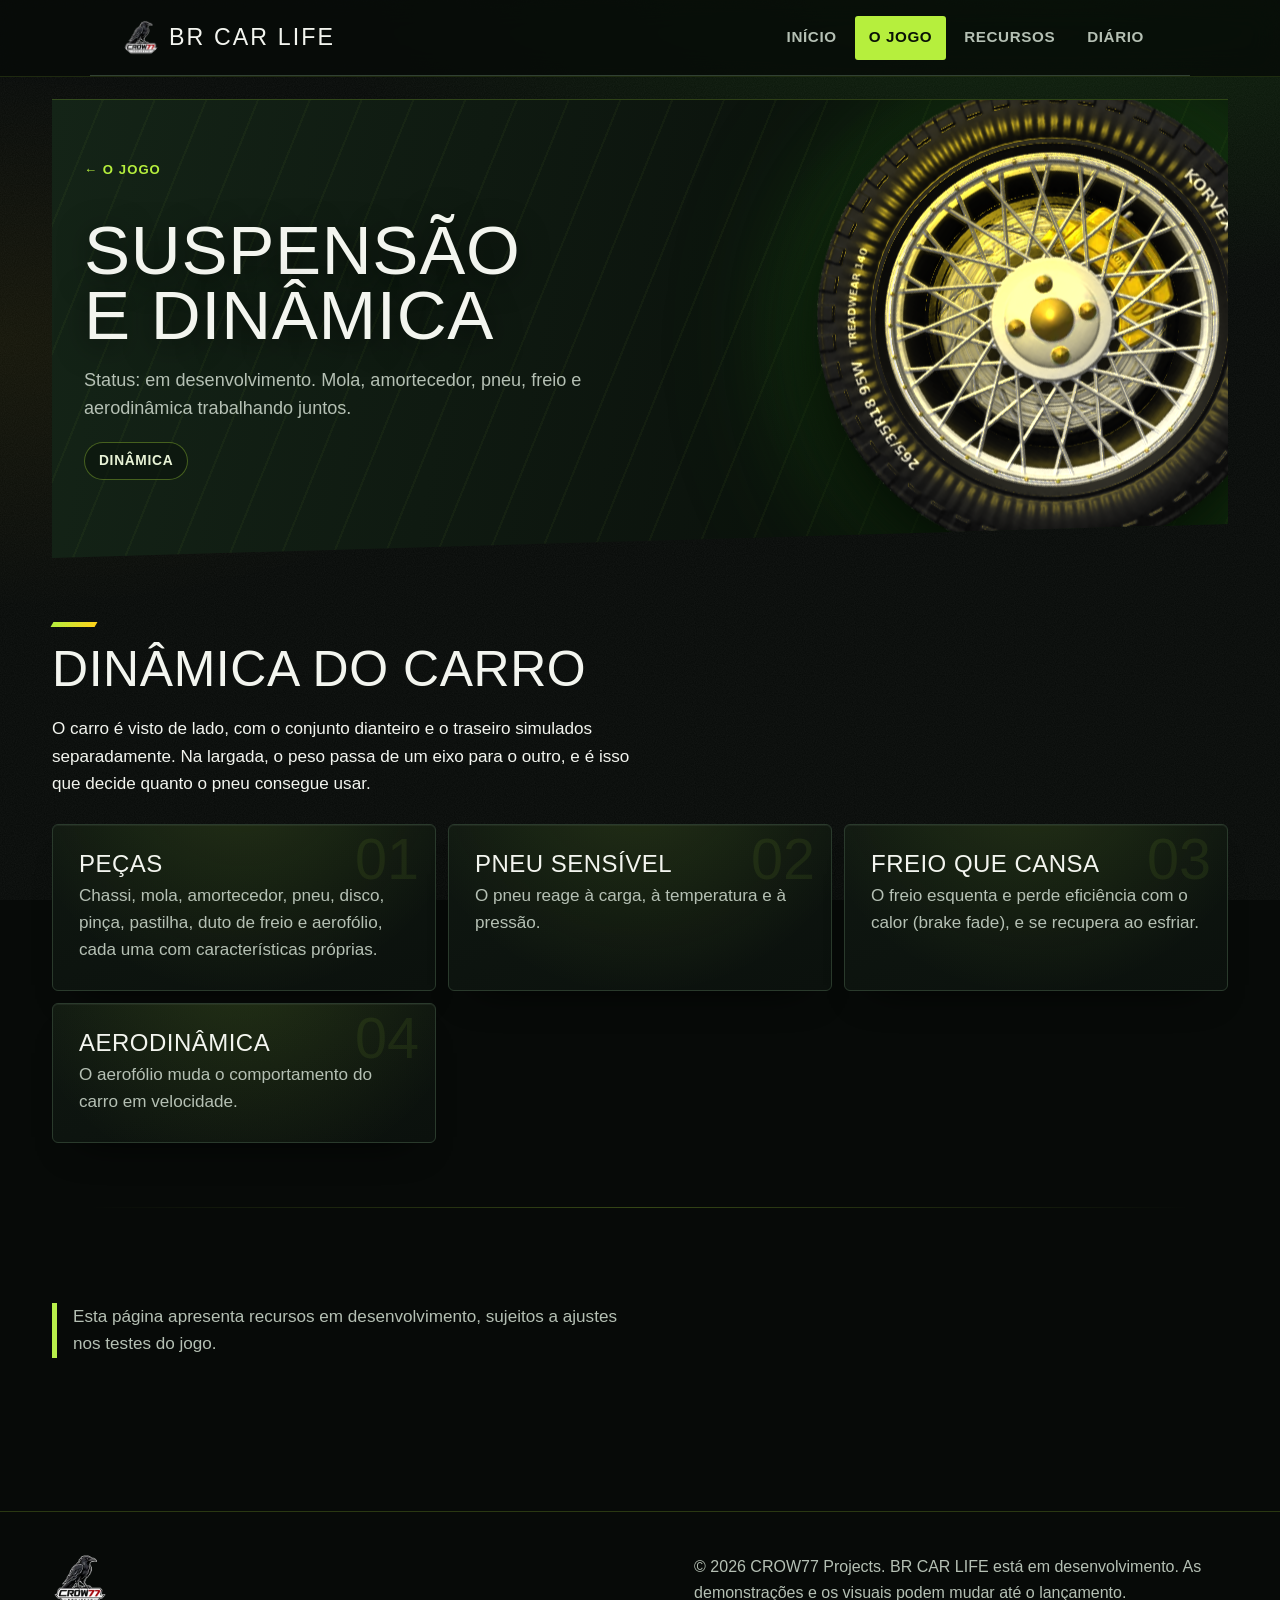
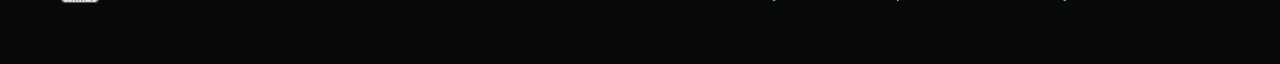
<file: suspensao.html>
<!DOCTYPE html>
<html lang="pt-BR">
<head>
<meta charset="utf-8">
<meta name="viewport" content="width=device-width, initial-scale=1, viewport-fit=cover">
<title>Suspensão e dinâmica | BR CAR LIFE</title>
<meta name="description" content="Suspensão, freios, aerodinâmica e câmera de arrancada do BR CAR LIFE.">
<meta name="theme-color" content="#090b0a">
<meta http-equiv="Content-Security-Policy" content="default-src 'self'; script-src 'self' 'sha256-ncoZfK2kMABqcE4vwfxjo4Q+UBxFGGEYxBKgrfbnptI='; style-src 'self' 'unsafe-inline' https://fonts.googleapis.com; font-src https://fonts.gstatic.com; img-src 'self' data:; connect-src 'self'; object-src 'none'; base-uri 'self'; form-action 'self'">
<meta property="og:title" content="Suspensão e dinâmica | BR CAR LIFE">
<link rel="icon" href="data:image/svg+xml,%3Csvg xmlns=%27http://www.w3.org/2000/svg%27 viewBox=%270 0 32 32%27%3E%3Ccircle cx=%2716%27 cy=%2716%27 r=%2714%27 fill=%27%23090b0a%27/%3E%3Ccircle cx=%2716%27 cy=%2716%27 r=%276%27 fill=%27%233ccf23%27/%3E%3C/svg%3E">
<script>document.documentElement.className+=" js";try{if(localStorage.calm==="1")document.documentElement.className+=" calm"}catch(e){}try{if(sessionStorage.wipe){sessionStorage.removeItem("wipe");document.documentElement.className+=" nav"}}catch(e){}</script>
<link rel="preconnect" href="https://fonts.googleapis.com">
<link rel="preconnect" href="https://fonts.gstatic.com" crossorigin>
<link rel="stylesheet" href="https://fonts.googleapis.com/css2?family=Anton&family=Barlow:wght@400;600;700&display=swap">
<link rel="stylesheet" href="assets/style.css?v=4">
</head>
<body>
<canvas id="fx" aria-hidden="true"></canvas>
<div id="wipe" aria-hidden="true"><img src="assets/img/logo-640.webp" alt="" width="640" height="640" decoding="async" fetchpriority="low"></div>
<a class="skip" href="#main">Pular para o conteúdo</a>
<div id="prog" aria-hidden="true"></div>
<div class="w"><header class="hd">
<a class="logo" href="index.html" aria-label="BR CAR LIFE, início"><img src="assets/img/crow-160.webp" alt="" width="44" height="44"><span>BR CAR LIFE</span></a>
<nav aria-label="Principal"><ul><li><a href="index.html">Início</a></li><li><a href="jogo.html" class="section-current">O jogo</a></li><li><a href="fenomenos.html">Recursos</a></li><li><a href="devlog.html">Diário</a></li></ul></nav>
<button class="cm" id="calm" type="button" aria-pressed="false">Pausar animações</button>
</header></div>
<main id="main" tabindex="-1"><div class="w">
<div class="pg ent page-intro" style="--d:200"><a class="back-link" href="jogo.html">← O jogo</a><h1 class="ph1">Suspensão e dinâmica</h1>
<p class="sub">Status: em desenvolvimento. Mola, amortecedor, pneu, freio e aerodinâmica trabalhando juntos.</p>
<ul class="jump"><li><a href="#dinamica">Dinâmica</a></li></ul></div>
<section data-r class="sec" id="dinamica"><h2>Dinâmica do carro</h2><p>O carro é visto de lado, com o conjunto dianteiro e o traseiro simulados separadamente. Na largada, o peso passa de um eixo para o outro, e é isso que decide quanto o pneu consegue usar.</p><div class="fl"><div><h3>Peças</h3><p>Chassi, mola, amortecedor, pneu, disco, pinça, pastilha, duto de freio e aerofólio, cada uma com características próprias.</p></div><div><h3>Pneu sensível</h3><p>O pneu reage à carga, à temperatura e à pressão.</p></div><div><h3>Freio que cansa</h3><p>O freio esquenta e perde eficiência com o calor (brake fade), e se recupera ao esfriar.</p></div><div><h3>Aerodinâmica</h3><p>O aerofólio muda o comportamento do carro em velocidade.</p></div></div></section>

<section class="sec"><p class="note">Esta página apresenta recursos em desenvolvimento, sujeitos a ajustes nos testes do jogo.</p></section>

</div></main>
<footer><div class="w ft"><img src="assets/img/crow-160.webp" alt="CROW77 Projects" width="84" height="84" loading="lazy"><p>© 2026 CROW77 Projects. BR CAR LIFE está em desenvolvimento. As demonstrações e os visuais podem mudar até o lançamento.</p></div></footer>
<script src="assets/wheel.js?v=4"></script>
<script src="assets/main.js?v=4"></script>
</body>
</html>
</file>
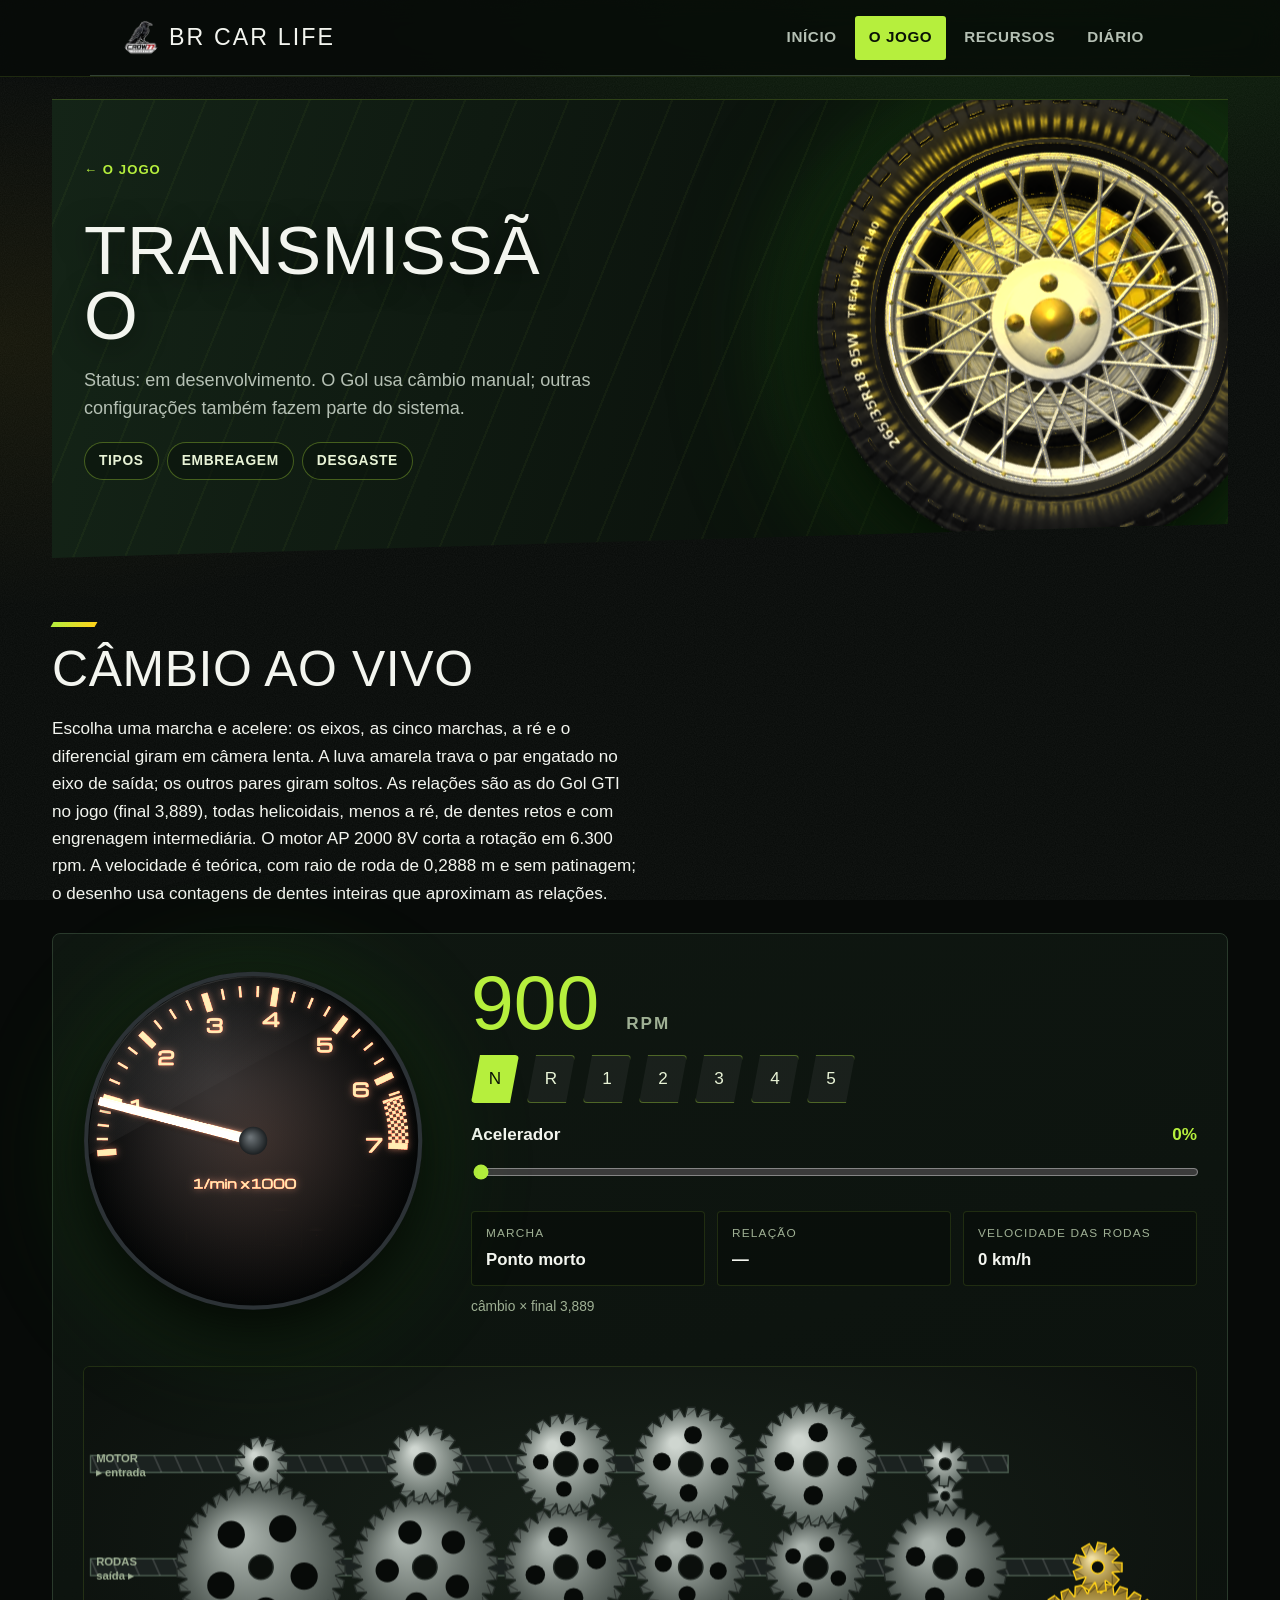
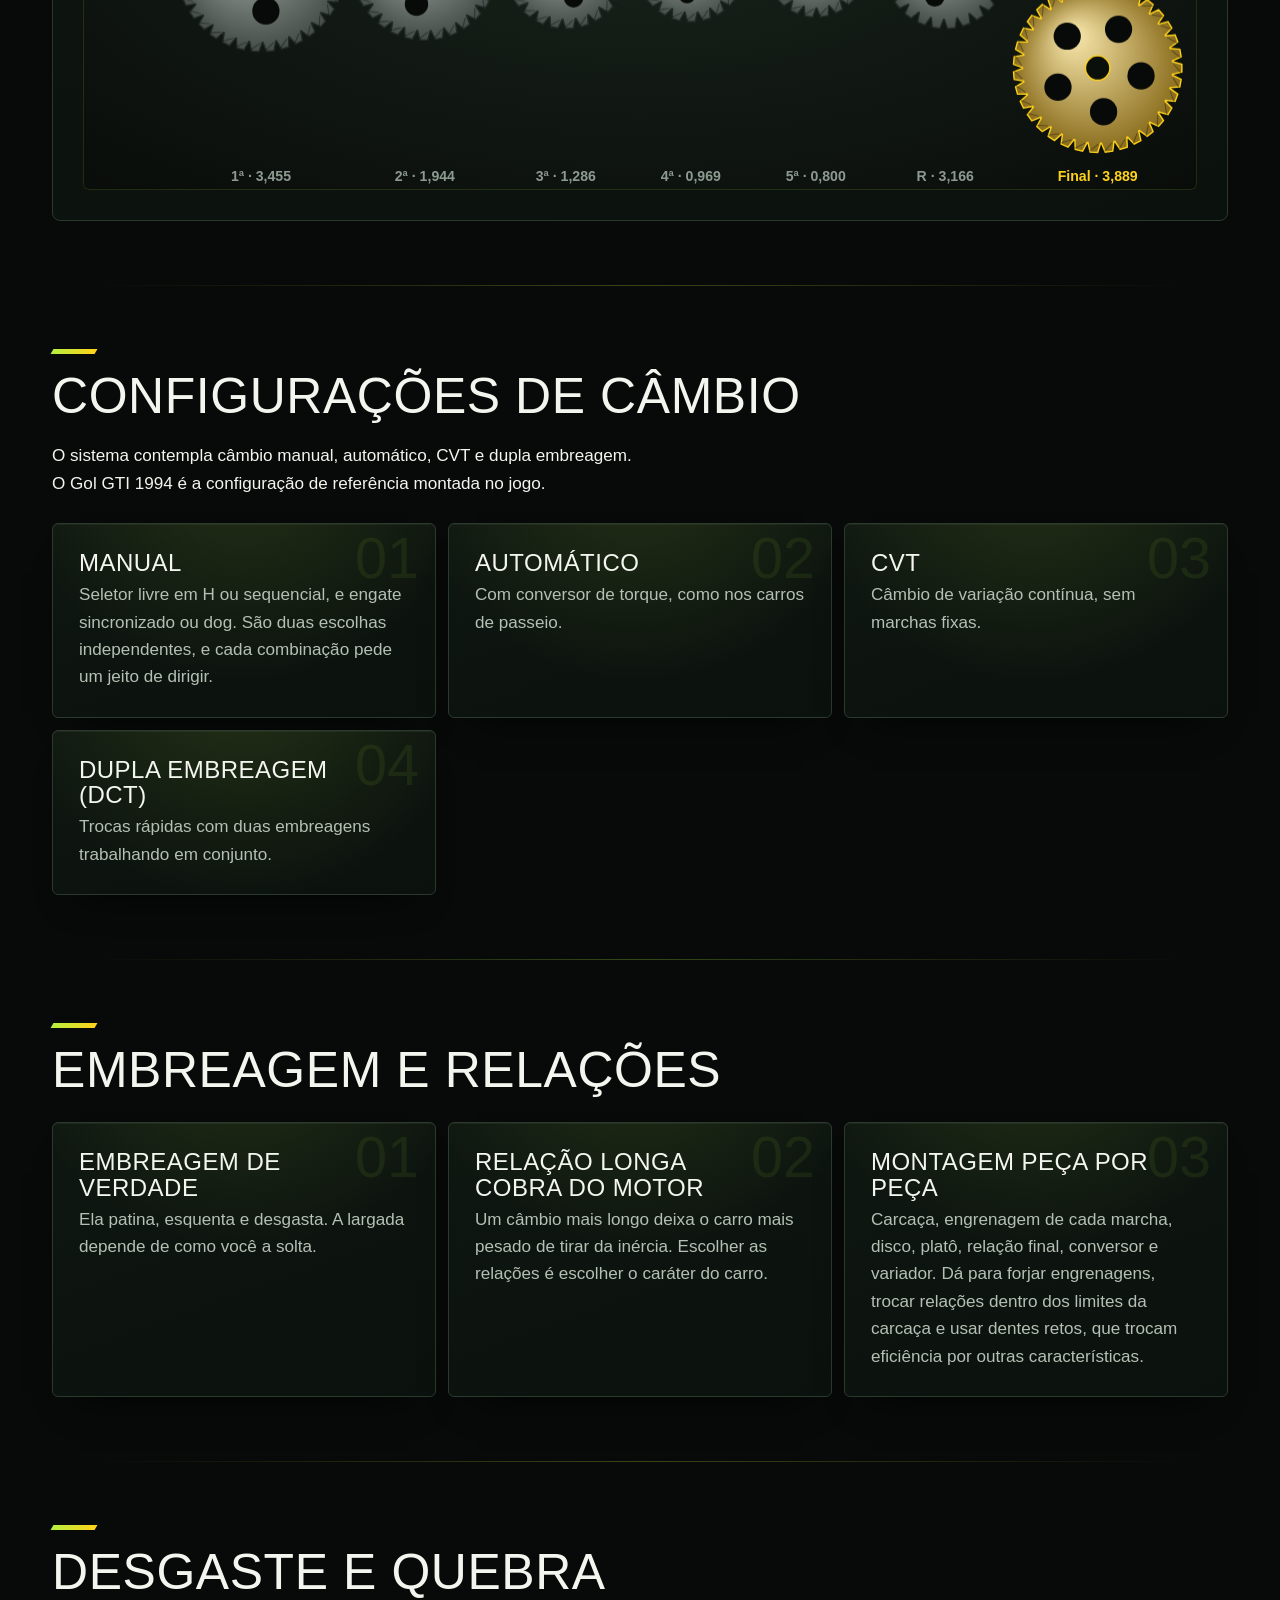
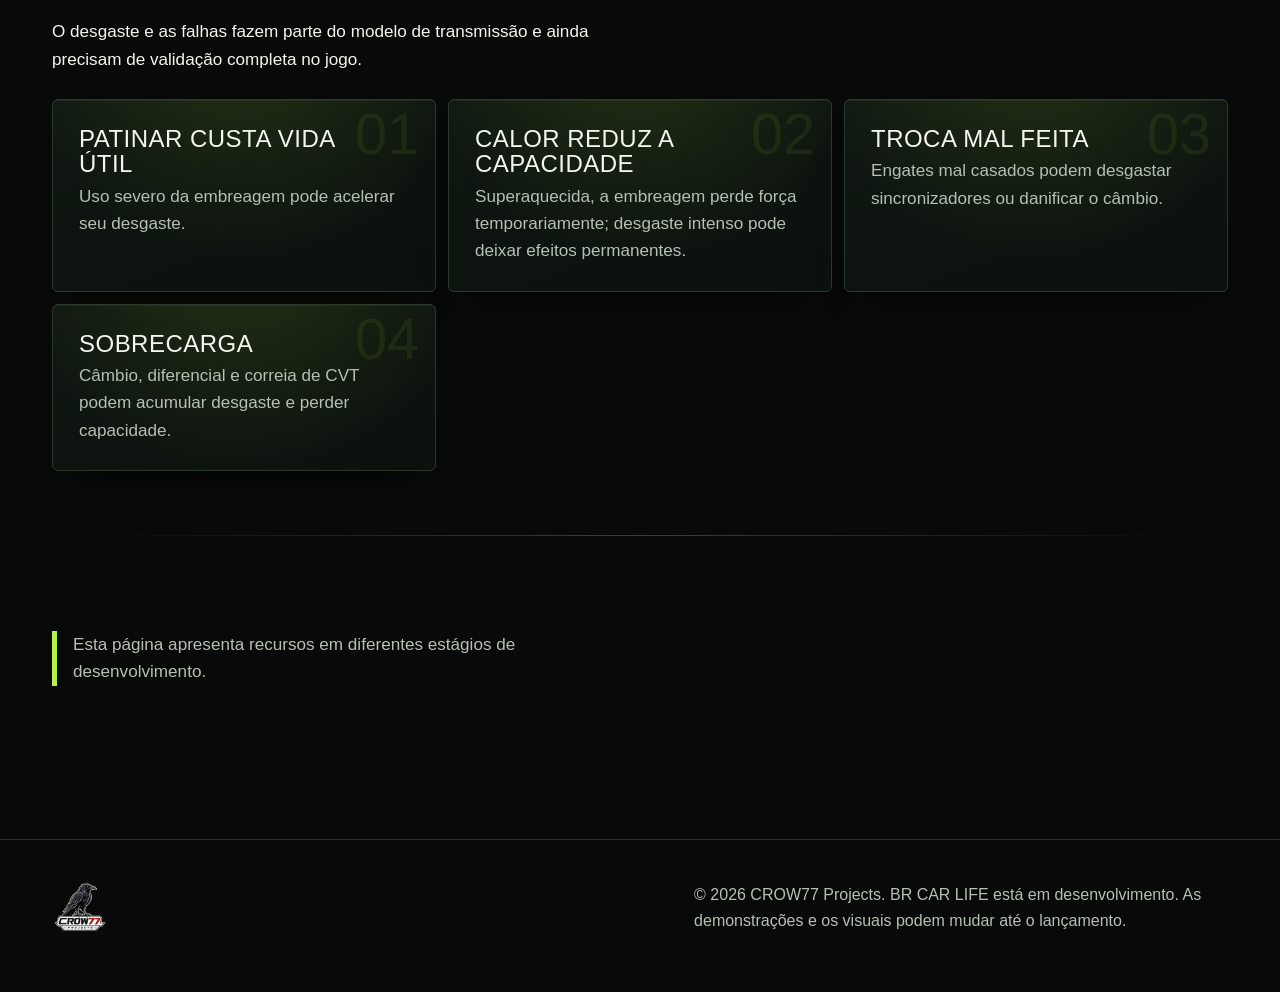
<file: transmissao.html>
<!DOCTYPE html>
<html lang="pt-BR">
<head>
<meta charset="utf-8">
<meta name="viewport" content="width=device-width, initial-scale=1, viewport-fit=cover">
<title>Transmissão | BR CAR LIFE</title>
<meta name="description" content="Câmbio manual, automático, CVT e dupla embreagem, com desgaste e quebra no BR CAR LIFE.">
<meta name="theme-color" content="#090b0a">
<meta http-equiv="Content-Security-Policy" content="default-src 'self'; script-src 'self' 'sha256-ncoZfK2kMABqcE4vwfxjo4Q+UBxFGGEYxBKgrfbnptI='; style-src 'self' 'unsafe-inline' https://fonts.googleapis.com; font-src https://fonts.gstatic.com; img-src 'self' data:; connect-src 'self'; object-src 'none'; base-uri 'self'; form-action 'self'">
<meta property="og:title" content="Transmissão | BR CAR LIFE">
<link rel="icon" href="data:image/svg+xml,%3Csvg xmlns=%27http://www.w3.org/2000/svg%27 viewBox=%270 0 32 32%27%3E%3Ccircle cx=%2716%27 cy=%2716%27 r=%2714%27 fill=%27%23090b0a%27/%3E%3Ccircle cx=%2716%27 cy=%2716%27 r=%276%27 fill=%27%233ccf23%27/%3E%3C/svg%3E">
<script>document.documentElement.className+=" js";try{if(localStorage.calm==="1")document.documentElement.className+=" calm"}catch(e){}try{if(sessionStorage.wipe){sessionStorage.removeItem("wipe");document.documentElement.className+=" nav"}}catch(e){}</script>
<link rel="preconnect" href="https://fonts.googleapis.com">
<link rel="preconnect" href="https://fonts.gstatic.com" crossorigin>
<link rel="stylesheet" href="https://fonts.googleapis.com/css2?family=Anton&family=Barlow:wght@400;600;700&display=swap">
<link rel="stylesheet" href="assets/style.css?v=4">
</head>
<body>
<canvas id="fx" aria-hidden="true"></canvas>
<div id="wipe" aria-hidden="true"><img src="assets/img/logo-640.webp" alt="" width="640" height="640" decoding="async" fetchpriority="low"></div>
<a class="skip" href="#main">Pular para o conteúdo</a>
<div id="prog" aria-hidden="true"></div>
<div class="w"><header class="hd">
<a class="logo" href="index.html" aria-label="BR CAR LIFE, início"><img src="assets/img/crow-160.webp" alt="" width="44" height="44"><span>BR CAR LIFE</span></a>
<nav aria-label="Principal"><ul><li><a href="index.html">Início</a></li><li><a href="jogo.html" class="section-current">O jogo</a></li><li><a href="fenomenos.html">Recursos</a></li><li><a href="devlog.html">Diário</a></li></ul></nav>
<button class="cm" id="calm" type="button" aria-pressed="false">Pausar animações</button>
</header></div>
<main id="main" tabindex="-1"><div class="w">
<div class="pg ent page-intro" style="--d:200"><a class="back-link" href="jogo.html">← O jogo</a><h1 class="ph1">Transmissão</h1>
<p class="sub">Status: em desenvolvimento. O Gol usa câmbio manual; outras configurações também fazem parte do sistema.</p>
<ul class="jump"><li><a href="#tipos">Tipos</a></li><li><a href="#embreagem">Embreagem</a></li><li><a href="#quebra">Desgaste</a></li></ul></div>
<section data-r class="sec" id="cambio"><h2>Câmbio ao vivo</h2><p>Escolha uma marcha e acelere: os eixos, as cinco marchas, a ré e o diferencial giram em câmera lenta. A luva amarela trava o par engatado no eixo de saída; os outros pares giram soltos. As relações são as do Gol GTI no jogo (final 3,889), todas helicoidais, menos a ré, de dentes retos e com engrenagem intermediária. O motor AP 2000 8V corta a rotação em 6.300 rpm. A velocidade é teórica, com raio de roda de 0,2888 m e sem patinagem; o desenho usa contagens de dentes inteiras que aproximam as relações.</p>
<div class="lab"><div class="lab-tach"><canvas id="tach" class="tach" role="img" aria-label="Conta-giros acompanhando o motor"></canvas></div>
<div class="lab-ctl"><div class="rpm-read"><b id="rpmv">900</b><span>rpm</span></div>
<div class="gearbtns" role="group" aria-label="Marcha"><button type="button" data-gear="0" aria-pressed="true">N</button><button type="button" data-gear="-1" aria-pressed="false">R</button><button type="button" data-gear="1" aria-pressed="false">1</button><button type="button" data-gear="2" aria-pressed="false">2</button><button type="button" data-gear="3" aria-pressed="false">3</button><button type="button" data-gear="4" aria-pressed="false">4</button><button type="button" data-gear="5" aria-pressed="false">5</button></div>
<label class="rng"><span>Acelerador <b id="thrv">0%</b></span><input id="thr" type="range" min="0" max="100" value="0"></label>
<dl class="reads"><div><dt>Marcha</dt><dd id="gv">Ponto morto</dd></div><div><dt>Relação</dt><dd id="rv">—</dd></div><div><dt>Velocidade das rodas</dt><dd id="ov">0 km/h</dd></div></dl><p class="note-s" id="tot">câmbio × final 3,889</p></div>
<div class="gwrap" tabindex="0" aria-label="Engrenagens do câmbio (role para o lado no celular)"><canvas id="gears" class="gears" role="img" aria-label="Eixos e engrenagens do câmbio girando"></canvas></div></div></section>
<section data-r class="sec" id="tipos"><h2>Configurações de câmbio</h2><p>O sistema contempla câmbio manual, automático, CVT e dupla embreagem. O Gol GTI 1994 é a configuração de referência montada no jogo.</p><div class="fl"><div><h3>Manual</h3><p>Seletor livre em H ou sequencial, e engate sincronizado ou dog. São duas escolhas independentes, e cada combinação pede um jeito de dirigir.</p></div><div><h3>Automático</h3><p>Com conversor de torque, como nos carros de passeio.</p></div><div><h3>CVT</h3><p>Câmbio de variação contínua, sem marchas fixas.</p></div><div><h3>Dupla embreagem (DCT)</h3><p>Trocas rápidas com duas embreagens trabalhando em conjunto.</p></div></div></section>
<section data-r class="sec" id="embreagem"><h2>Embreagem e relações</h2><div class="fl"><div><h3>Embreagem de verdade</h3><p>Ela patina, esquenta e desgasta. A largada depende de como você a solta.</p></div><div><h3>Relação longa cobra do motor</h3><p>Um câmbio mais longo deixa o carro mais pesado de tirar da inércia. Escolher as relações é escolher o caráter do carro.</p></div><div><h3>Montagem peça por peça</h3><p>Carcaça, engrenagem de cada marcha, disco, platô, relação final, conversor e variador. Dá para forjar engrenagens, trocar relações dentro dos limites da carcaça e usar dentes retos, que trocam eficiência por outras características.</p></div></div></section>
<section data-r class="sec" id="quebra"><h2>Desgaste e quebra</h2><p>O desgaste e as falhas fazem parte do modelo de transmissão e ainda precisam de validação completa no jogo.</p><div class="fl"><div><h3>Patinar custa vida útil</h3><p>Uso severo da embreagem pode acelerar seu desgaste.</p></div><div><h3>Calor reduz a capacidade</h3><p>Superaquecida, a embreagem perde força temporariamente; desgaste intenso pode deixar efeitos permanentes.</p></div><div><h3>Troca mal feita</h3><p>Engates mal casados podem desgastar sincronizadores ou danificar o câmbio.</p></div><div><h3>Sobrecarga</h3><p>Câmbio, diferencial e correia de CVT podem acumular desgaste e perder capacidade.</p></div></div></section>
<section class="sec"><p class="note">Esta página apresenta recursos em diferentes estágios de desenvolvimento.</p></section>

</div></main>
<footer><div class="w ft"><img src="assets/img/crow-160.webp" alt="CROW77 Projects" width="84" height="84" loading="lazy"><p>© 2026 CROW77 Projects. BR CAR LIFE está em desenvolvimento. As demonstrações e os visuais podem mudar até o lançamento.</p></div></footer>
<script src="assets/wheel.js?v=4"></script>
<script src="assets/gauge.js?v=4"></script>
<script src="assets/main.js?v=4"></script>
<script src="assets/instrumentos.js?v=4"></script>
</body>
</html>
</file>
<file: assets/style.css>
@property --ac{syntax:"<color>";inherits:true;initial-value:#3ccf23}
:root{color-scheme:dark;--bg:#090b0a;--sf:#121613;--tx:#f1f5ee;--mu:#aab3a8;--ln:#263029;--g:#3ccf23;--y:#ffd21a;--am:#ffd21a;--at:#ffd21a;--gr:#3ccf23;--bl:#1b3fa0;--ink:#090b0a;--hd:"Anton","Big Shoulders Display","Arial Narrow",sans-serif;animation:alt 7s ease-in-out infinite alternate}
@keyframes alt{0%,30%{--ac:#3ccf23}70%,100%{--ac:#ffd21a}}
*,*::before,*::after{box-sizing:border-box}
html{scroll-behavior:smooth;scroll-padding-top:16px}
@media(prefers-reduced-motion:reduce){html{scroll-behavior:auto}*,*::before,*::after{animation:none!important;transition:none!important}}
body{margin:0;background:var(--bg);color:var(--tx);font:400 1.125rem/1.6 Barlow,"Segoe UI",sans-serif;overflow-wrap:break-word}
h1,h2,h3{font-family:var(--hd);line-height:1.05;margin:0;overflow-wrap:anywhere}
h2{font-size:clamp(2.1rem,6vw,3.4rem);font-weight:900;margin-bottom:.4em}
h3{font-size:1.6rem;font-weight:700;margin-bottom:.25em}
p{margin:0 0 1em;max-width:62ch}
a{color:var(--at);text-underline-offset:3px}
:focus-visible{outline:3px solid var(--at);outline-offset:3px}
.sr{position:absolute;width:1px;height:1px;overflow:hidden;clip:rect(0 0 0 0);white-space:nowrap}
.skip{position:absolute;left:8px;top:-70px;background:var(--am);color:#121826;padding:10px 16px;z-index:20;font-weight:700}
.skip:focus{top:8px}
.w{max-width:1100px;margin:0 auto;padding:0 clamp(16px,4vw,32px)}
#prog{position:fixed;top:0;left:0;height:4px;width:100%;background:var(--am);transform:scaleX(0);transform-origin:left;z-index:10}
.hd{display:flex;flex-wrap:wrap;gap:4px 28px;align-items:center;justify-content:space-between;padding:14px 0}
.logo{font:900 1.5rem var(--hd);letter-spacing:.05em;color:var(--tx);text-decoration:none}
nav ul{display:flex;flex-wrap:wrap;gap:0 20px;list-style:none;margin:0;padding:0}
nav a{display:inline-block;padding:10px 2px;min-height:44px;color:var(--tx);text-decoration:none;font-weight:600}
nav a:hover{color:var(--at);text-decoration:underline}
.hero{display:grid;gap:40px;padding:28px 0 72px;align-items:center}
@media(min-width:900px){.hero{grid-template-columns:1.05fr 1fr}}
@keyframes stamp{from{transform:translateY(-50px) rotate(-3deg);opacity:0}60%{transform:translateY(6px) rotate(.5deg);opacity:1}to{transform:none}}
.acts{display:flex;flex-wrap:wrap;gap:14px;margin-top:8px}
.btn{display:inline-flex;align-items:center;justify-content:center;min-height:48px;padding:10px 26px;background:var(--am);color:#121826;font:700 1.1rem Barlow,sans-serif;border:0;border-radius:10px;cursor:pointer;text-decoration:none;box-shadow:0 4px 0 #b8860b}
.btn:active{transform:translateY(3px);box-shadow:none}
.btn[aria-disabled=true]{opacity:.55;cursor:wait}
.btn.alt{background:transparent;color:var(--tx);border:2px solid var(--tx);box-shadow:none}
.strip{background:#0d121c;color:#eef2f6;border-radius:16px;padding:16px;border:1px solid var(--ln)}
.strip canvas{display:block;width:100%;height:auto;border-radius:8px}
.lights{display:flex;gap:12px;list-style:none;margin:0 0 12px;padding:0}
.lights li{width:26px;height:26px;border-radius:50%;background:#2a3346;border:2px solid #3a4560}
.lights li.on{background:#ffc21a;box-shadow:0 0 14px #ffc21a}
.lights li.g.on{background:#3ddc84;box-shadow:0 0 14px #3ddc84}
.strip .row{display:flex;flex-wrap:wrap;gap:8px 16px;align-items:center;margin-top:12px}
.strip p{margin:0;color:#c5cedb;font-size:1rem}
section{padding:64px 0}
.fl{display:grid;grid-template-columns:repeat(auto-fit,minmax(min(100%,290px),1fr));gap:32px 40px;margin-top:32px}
.fl div{border-left:5px solid var(--am);padding-left:16px}
.fl p{margin:0;color:var(--mu)}
.gar{display:grid;gap:24px;margin-top:28px;background:var(--sf);border:1px solid var(--ln);border-radius:16px;padding:clamp(14px,3vw,28px)}
@media(min-width:800px){.gar{grid-template-columns:1.4fr 1fr}}
.gar canvas{width:100%;height:auto;display:block}
.ctl{min-width:0}
.ctl label,.ctl legend{display:flex;justify-content:space-between;gap:12px;font-weight:600;margin-top:14px;padding:0}
.ctl input[type=range]{width:100%;height:32px;accent-color:var(--am)}
fieldset{border:0;padding:0;margin:0;min-width:0}
.sw{display:flex;flex-wrap:wrap;gap:12px;margin-top:8px}
.sw label{margin:0;display:block;position:relative}
.sw input{position:absolute;opacity:0;inset:0;width:100%;height:100%;margin:0;cursor:pointer}
.sw .c{display:block;width:44px;height:44px;border-radius:50%;border:3px solid var(--ln)}
.sw input:checked+.c{border-color:var(--tx);box-shadow:0 0 0 3px var(--sf),0 0 0 6px var(--tx)}
.sw input:focus-visible+.c{outline:3px solid var(--at);outline-offset:8px}
.out{margin-top:18px;padding-top:10px;border-top:1px solid var(--ln);font-size:1rem}
.out p{margin:0 0 4px}
.out b{color:var(--at)}
.tl{list-style:none;margin:32px 0 0;padding:0 0 0 4px;border-left:4px solid var(--ln)}
.tl li{position:relative;padding:0 0 28px 30px}
.tl li::before{content:"";position:absolute;left:-14px;top:5px;width:20px;height:20px;border-radius:50%;background:var(--bg);border:4px solid var(--mu)}
.tl .ok::before{background:var(--gr);border-color:var(--gr)}
.tl .now::before{background:var(--am);border-color:var(--am)}
.tl .s{display:inline-block;font:700 .85rem Barlow,sans-serif;border:2px solid currentColor;padding:0 8px;border-radius:4px;margin-bottom:6px;color:var(--mu)}
.tl .ok .s{color:var(--gr)}
.tl .now .s{color:var(--at)}
.tl p{margin:0;color:var(--mu)}
.radio{display:grid;gap:24px;align-items:center;background:#0b0f18;color:#eef2f6;border-radius:16px;padding:clamp(20px,4vw,44px)}
@media(min-width:760px){.radio{grid-template-columns:1fr auto}}
.radio h2{color:#fff}
.radio p{color:#c5cedb;margin:0}
.eq{display:flex;gap:6px;align-items:flex-end;height:84px}
.eq i{width:12px;height:100%;background:var(--am);transform-origin:bottom;animation:eq .9s ease-in-out infinite alternate}
.eq i:nth-child(2){animation-delay:-.3s}
.eq i:nth-child(3){animation-delay:-.6s}
.eq i:nth-child(4){animation-delay:-.15s}
.eq i:nth-child(5){animation-delay:-.45s}
@keyframes eq{from{transform:scaleY(.15)}to{transform:scaleY(1)}}
footer{border-top:1px solid var(--ln);padding:40px 0 56px;color:var(--mu);font-size:1rem}
footer p{max-width:none}
.ph1{font:900 clamp(2.6rem,9vw,4.8rem)/1 var(--hd);margin:10px 0 14px;overflow-wrap:anywhere}
.sub{color:var(--mu);font-size:1.25rem;max-width:44ch}
nav a[aria-current=page]{box-shadow:inset 0 -4px var(--am)}
.row{display:grid;gap:6px 24px;padding:26px 16px;border-top:3px solid var(--ln);color:var(--tx);text-decoration:none;align-items:center}
@media(min-width:800px){.row{grid-template-columns:1.1fr 1.6fr auto}}
.row:hover,.row:focus-visible{background:var(--sf);box-shadow:inset 10px 0 var(--am)}
.jump{display:flex;flex-wrap:wrap;gap:0 22px;margin:18px 0 0;padding:0;list-style:none}
.jump a{display:inline-block;padding:10px 0;font-weight:600}
.ph{border:3px dashed var(--ln);border-radius:12px;padding:24px;color:var(--mu)}
.ph p{margin:0}
.pg{padding:24px 0 0}
section.sec{padding:48px 0}
.note{border-left:5px solid var(--am);padding-left:16px;color:var(--mu);margin-top:32px}
/* Diário público de desenvolvimento */
.dev-intro{max-width:820px;padding-bottom:48px}
.dev-intro .sub{max-width:66ch}
.dev-intro .btn{margin-top:8px}
.dev-section{border-top:1px solid var(--ln)}
.dev-lead{color:var(--mu);max-width:64ch}
.dev-section .tl{max-width:850px}
.dev-section .tl h3{font-size:clamp(1.45rem,3vw,1.9rem)}
.dev-outro{display:flex;flex-direction:column;align-items:flex-start;border-top:1px solid var(--ln)}
.dev-outro p{color:var(--mu)}
/* Painel público de recursos */
.status-intro{padding:clamp(42px,8vw,100px) 0 40px;max-width:820px}
.status-intro .ph1{font-size:clamp(3.2rem,8vw,6.8rem);line-height:.98}
.status-intro em{font-style:normal;color:var(--g)}
.status-intro .sub{max-width:67ch;margin-top:26px}
.eyebrow{display:block;margin-bottom:15px;color:var(--g);font-size:.82rem;font-weight:700;letter-spacing:.16em;text-transform:uppercase}
.status-legend{border-top:1px solid var(--ln);border-bottom:1px solid var(--ln)}
.legend-grid{display:grid;grid-template-columns:repeat(3,minmax(0,1fr));gap:18px;margin-top:26px}
.legend-grid>div{padding:22px;background:var(--sf);border:1px solid var(--ln)}
.legend-grid p{margin:14px 0 0;color:var(--mu);font-size:1rem}
.status-pill{display:inline-flex;align-items:center;border-radius:100px;padding:5px 11px;font:700 .78rem/1.3 Barlow,sans-serif;letter-spacing:.04em;text-transform:uppercase}
.status-pill.ready{background:#173a22;color:#9aea9e}
.status-pill.doing{background:#44350e;color:#ffe282}
.status-pill.planned{background:#26313d;color:#bfd6ee}
.catalog-head{display:flex;align-items:end;justify-content:space-between;gap:20px}
.catalog-count{color:var(--mu);white-space:nowrap;margin-bottom:.65em}
.filters{display:flex;flex-wrap:wrap;gap:18px 36px;padding:25px 0;border-top:1px solid var(--ln)}
.filters legend{font-size:.85rem;font-weight:700;color:var(--mu);text-transform:uppercase;letter-spacing:.1em;margin-bottom:10px}
.filter-row{display:flex;flex-wrap:wrap;gap:7px}
.filter-row button{min-height:40px;border:1px solid #445047;background:#151b16;color:var(--tx);padding:7px 14px;border-radius:6px;font:600 .95rem Barlow,sans-serif;cursor:pointer}
.filter-row button:hover{border-color:var(--g)}
.filter-row button.selected{background:var(--g);border-color:var(--g);color:var(--ink)}
.catalog-grid{display:grid;grid-template-columns:repeat(3,minmax(0,1fr));gap:12px}
.feature{min-height:215px;padding:24px;background:linear-gradient(145deg,#182019,#101511);border:1px solid #2b382d;transition:border-color .2s,transform .2s}
.feature:hover{border-color:var(--g);transform:translateY(-3px)}
.feature h3{font-size:1.65rem;margin:24px 0 10px}
.feature p{font-size:1rem;color:var(--mu);line-height:1.5;margin:0}
.feature[hidden],.empty[hidden]{display:none}
.empty{padding:30px;background:var(--sf)}
.community{display:flex;align-items:center;justify-content:space-between;gap:32px;border-top:1px solid var(--ln)}
.community p{color:var(--mu);margin:0}
.community .btn{flex:none}
@media(max-width:850px){.catalog-grid{grid-template-columns:repeat(2,minmax(0,1fr))}.legend-grid{grid-template-columns:1fr}.community{align-items:flex-start;flex-direction:column}}
@media(max-width:580px){.catalog-grid{grid-template-columns:1fr}.feature{min-height:0}.catalog-head{align-items:start;flex-direction:column;gap:0}.filters{gap:20px}}
@media(prefers-reduced-motion:reduce){.feature:hover{transform:none}}
/* ===== v3: street / graffiti night ===== */
html{background:var(--bg)}
body{background:var(--bg);overflow-x:hidden}
body::after{content:"";position:fixed;inset:0;pointer-events:none;z-index:50;opacity:.08;background:url("data:image/svg+xml,%3Csvg xmlns='http://www.w3.org/2000/svg' width='160' height='160'%3E%3Cfilter id='n'%3E%3CfeTurbulence baseFrequency='.9' numOctaves='2'/%3E%3C/filter%3E%3Crect width='160' height='160' filter='url(%23n)'/%3E%3C/svg%3E")}
h1,h2,h3,.rt,.logo,.ph1{font-weight:400;letter-spacing:.01em}
a{color:var(--ac)}
#fx{position:fixed;inset:0;width:100%;height:100%;pointer-events:none;z-index:0}
header,main,footer{position:relative;z-index:1}
#prog{background:var(--ac);transform:scaleX(var(--pr,0))}
.logo{display:flex;align-items:center;gap:10px;font-size:1.7rem;color:var(--tx)}
.logo img{width:44px;height:44px;border-radius:50%}
nav a[aria-current=page]{box-shadow:inset 0 -4px var(--ac)}
nav a:hover{color:var(--ac)}
.btn{background:var(--ac);color:#090b0a;box-shadow:0 4px 0 #0007,0 0 28px -6px var(--ac)}
.btn.alt{background:transparent;color:var(--tx);border:2px solid var(--tx);box-shadow:none}
.btn.alt:hover{border-color:var(--ac);color:var(--ac)}
:focus-visible{outline-color:var(--ac)}
.ph1{color:var(--tx)}
.sub{color:var(--mu)}
.ft{display:flex;align-items:center;gap:20px;flex-wrap:wrap}
.ft img{width:84px;height:84px}
/* transição de página: a faixa entra com a logo, a página nova abre já coberta (mesmo estado) e a logo cresce enquanto a faixa sai */
#wipe{position:fixed;inset:0;z-index:100;display:grid;place-items:center;pointer-events:none;visibility:hidden;transform:translateX(-105%);background:linear-gradient(100deg,#090b0a 0 34%,var(--g) 34% 40%,#090b0a 40% 60%,var(--y) 60% 66%,#090b0a 66%)}
#wipe img{width:min(56vw,340px);height:auto;opacity:0;scale:.8}
#wipe.on{visibility:visible;pointer-events:all;animation:win .5s cubic-bezier(.7,0,.2,1) both}
#wipe.on img{animation:wi .5s .1s cubic-bezier(.2,.9,.2,1) both}
.nav #wipe{visibility:visible;transform:none;animation:wout .7s .3s cubic-bezier(.7,0,.2,1) both}
.nav #wipe img{opacity:1;scale:1;animation:wo .7s .3s cubic-bezier(.7,0,.2,1) both}
@keyframes win{from{transform:translateX(-105%)}to{transform:none}}
@keyframes wi{from{opacity:0;scale:.8}to{opacity:1;scale:1}}
@keyframes wout{from{transform:none}to{transform:translateX(105%)}}
@keyframes wo{from{opacity:1;scale:1}to{opacity:0;scale:1.7}}
@media(prefers-reduced-motion:reduce){#wipe{display:none}}
/* entrada e saída ao rolar */
.js [data-r]{opacity:0;translate:0 56px;clip-path:inset(0 0 100% 0);transition:opacity .7s,translate .8s cubic-bezier(.2,.8,.2,1),clip-path .8s cubic-bezier(.2,.8,.2,1);transition-delay:calc(var(--i,0)*110ms)}
.js [data-r].in{opacity:1;translate:0 0;clip-path:inset(-80px)}
.ent{animation:ent .9s calc(var(--d,0)*1ms + 1000ms) both cubic-bezier(.2,.9,.2,1)}
@keyframes ent{from{opacity:0;translate:0 36px}}
.px{transform:translateY(calc(var(--sy,0)*-.12px));opacity:calc(1.2 - var(--sy,0)/600)}
/* hero */
.hero{position:relative;display:flex;flex-direction:column;align-items:center;justify-content:flex-start;min-height:calc(100svh - 72px);padding:0;gap:0;overflow:hidden;isolation:isolate;text-align:center}
.hero::before{content:"";position:absolute;inset:0;z-index:-2;background:linear-gradient(180deg,#090b0a99,#090b0a 92%),radial-gradient(55% 45% at 50% 28%,#10311a,transparent 72%),radial-gradient(40% 40% at 88% 75%,#3a3206,transparent 70%)}
.bk{position:absolute;z-index:-1;border-radius:50%;background:var(--ac);filter:blur(60px);opacity:.22;animation:drift 12s ease-in-out infinite alternate}
.bk:nth-of-type(1){left:4%;top:8%;width:280px;height:280px}
.bk:nth-of-type(2){right:6%;top:30%;width:340px;height:340px;animation-delay:-5s}
.bk:nth-of-type(3){left:40%;bottom:12%;width:240px;height:240px;animation-delay:-9s}
@keyframes drift{to{translate:60px -40px;scale:1.25}}
.hero h1{margin:0}
.hlogo{display:block;width:clamp(230px,34vw,450px);height:auto;margin:0 auto;filter:drop-shadow(0 0 34px color-mix(in srgb,var(--ac) 60%,transparent))}
.hl{font-size:clamp(1.1rem,2.2vw,1.4rem);max-width:38ch;margin:6px auto 20px}
.hero .acts{justify-content:center;margin:0 0 28px}
.stage{position:relative;width:min(94vw,1120px);margin-top:auto}
.glow{position:absolute;left:10%;right:10%;bottom:-1%;height:9%;background:var(--ac);filter:blur(26px);opacity:.6;border-radius:50%}
#car{position:relative;aspect-ratio:2010/840;width:100%;will-change:transform}
#car>canvas,#car>.fb{position:absolute;inset:0;width:100%;height:100%}
/* rodas do jogo em camadas: A (pneu, barril, disco) gira, B (pinça) fica parada, C (aro e cubo) gira. Tamanho e posição em % do carro */
.wh{position:absolute;z-index:2;top:60.95%;width:15.855%;aspect-ratio:1}
.wh.r{left:10.69%}
.wh.f{left:71.97%}
.wl{position:relative;aspect-ratio:1}
.wl img{position:absolute;inset:0;width:100%;height:100%}
.rd2{width:100%;height:64px;background:linear-gradient(#161a17,#090b0a);border-top:3px solid var(--ac);box-shadow:0 -10px 40px -16px var(--ac)}
/* faixa em movimento */
.mq{overflow:hidden;background:var(--ac);color:#090b0a;rotate:-1.4deg;margin:28px -3vw 0;padding:10px 0;border-block:4px solid #090b0a;position:relative;z-index:2}
.mq div{display:flex;width:max-content;animation:mq 30s linear infinite}
.mq span{font:400 clamp(1.6rem,4vw,2.5rem)/1.1 var(--hd);padding:0 .7em;white-space:nowrap}
@keyframes mq{to{transform:translateX(-50%)}}
/* áreas */
.tiles{display:grid;gap:18px;margin-top:28px}
@media(min-width:860px){.tiles{grid-template-columns:1.35fr 1fr}.t1{grid-row:span 2;min-height:460px}.t4{grid-column:1/-1}}
.t{position:relative;overflow:hidden;min-height:250px;padding:clamp(20px,3vw,32px);border:2px solid var(--ln);border-radius:22px;background:var(--sf);isolation:isolate;transition:border-color .25s,translate .25s,box-shadow .25s}
.t:hover,.t:focus-within{border-color:var(--ac);translate:0 -4px;box-shadow:0 18px 50px -20px var(--ac)}
.t:focus-within{outline:3px solid var(--ac);outline-offset:4px}
.t h3{font-size:clamp(2.2rem,5vw,3.6rem);margin:12px 0 8px}
.t h3 a{color:var(--tx);text-decoration:none}
.t h3 a::after{content:"";position:absolute;inset:0;z-index:3}
.t h3 a:focus-visible{outline:none}
.t p{color:var(--mu);max-width:30ch;margin:0}
.st{display:inline-block;border:2px solid currentColor;border-radius:4px;padding:1px 10px;font:700 .85rem Barlow,sans-serif;color:var(--ac)}
.st.f{color:var(--mu)}
@keyframes spin{to{rotate:360deg}}
@keyframes sus{40%{translate:0 -7px;rotate:-1.2deg}70%{translate:0 3px;rotate:.7deg}}
.t3 .eq i{background:var(--ac);width:14px}
.ft p{margin:0;max-width:60ch;color:var(--mu)}
html{overflow-x:clip}
.hlogo{width:min(32vw,36svh,430px);min-width:180px}
.hl{margin:2px auto 14px}
.hero .acts{margin:0 0 18px}
.stage{width:min(94vw,1000px)}
.rd2{height:40px}
.bk{opacity:.14}
/* clip-path no alvo impedia o IntersectionObserver de disparar: entrada por deslocamento, giro e escala */
.js [data-r]{clip-path:none;translate:0 70px;rotate:-1.6deg;scale:.94;transition:opacity .7s,translate .85s cubic-bezier(.2,.8,.2,1),rotate .85s cubic-bezier(.2,.8,.2,1),scale .85s cubic-bezier(.2,.8,.2,1);transition-delay:calc(var(--i,0)*110ms)}
.js [data-r].in{clip-path:none;translate:0 0;rotate:0deg;scale:1}
/* ===== v4: header integrado, pneus com contraste, pausa de animações ===== */
body{background:transparent}
body::before{content:"";position:fixed;inset:0;z-index:-1;pointer-events:none;background:radial-gradient(55% 45% at 50% 16%,#10311a,transparent 72%),radial-gradient(40% 40% at 92% 38%,#3a32068c,transparent 70%),linear-gradient(180deg,#090b0aa0,#090b0aee),var(--foto,none) center/cover}
.hero::before{display:none}
.hero{overflow:visible}
.hd{background:none}
.logo{font-size:1.6rem}
.cm{min-height:44px;padding:8px 14px;background:transparent;color:var(--mu);border:2px solid var(--ln);border-radius:10px;font:600 .95rem Barlow,sans-serif;cursor:pointer}
.cm:hover,.cm[aria-pressed=true]{color:var(--tx);border-color:var(--ac)}
.ent{animation-delay:calc(var(--d,0)*1ms + 80ms)}
.nav .ent{animation-delay:calc(var(--d,0)*1ms + 350ms)}
.calm *,.calm *::before,.calm *::after{animation:none!important;transition:none!important}
.calm #wipe{display:none}
.calm .js [data-r]{opacity:1;translate:none;rotate:none;scale:none}
.calm .px{transform:none;opacity:1}
@media(forced-colors:active){.btn,.cm,.t{border:2px solid ButtonText}.t:focus-within{outline:3px solid Highlight}}

/* ===== v5: correções da bateria de testes ===== */
.hd{display:flex;flex-wrap:wrap;align-items:center;justify-content:space-between;gap:2px 16px;padding:10px 0}
.logo{order:1}.cm{order:2}nav{order:3;flex-basis:100%}
nav ul{gap:0 16px}
.pj{display:none}
@media(min-width:1180px){.pj{display:inline}}
@media(max-width:359px){.nm{display:none}}
@media(min-width:1000px){nav{order:2;flex-basis:auto;margin-left:auto}.cm{order:3}}
.bk{pointer-events:none}
.hero{min-height:calc(100svh - var(--hh,72px))}
.hlogo{width:min(62vw,28svh,520px);min-width:0}
.stage{width:min(94vw,100svh,1400px)}
@media(max-height:700px){.hlogo{width:min(62vw,22svh)}.hl{font-size:1rem;margin-bottom:8px}.hero .acts{margin-bottom:10px}}
@media(min-width:1600px){.w{max-width:1280px}}
@media(max-width:700px){section.sec{padding:32px 0}}
.t{display:flex;flex-direction:column;gap:14px}
.t .vis{position:relative;flex:1;min-height:clamp(120px,28vw,180px);overflow:hidden;border-radius:12px}
.t1 .vis{min-height:clamp(200px,50vw,300px)}
.vis img{position:absolute;display:block}
.t1 .wl{position:absolute;width:min(80%,440px)}
.t1 .wl .wa,.t1 .wl .wc{animation:spin 18s linear infinite}
.t1:hover .wl .wa,.t1:hover .wl .wc{animation-duration:2s}
.t2 .vis img{left:0;right:0;margin:0 auto;bottom:-2%;width:min(100%,380px)}
.t2:hover .vis img{animation:sus .7s ease-in-out infinite}
.t3 .vis{display:flex;align-items:flex-end;justify-content:flex-end;min-height:96px}
.t3 .eq{position:static;height:90px}
.t4{flex-direction:row;align-items:center;gap:20px}
.t4 .tx{flex:1}
.t4 .vis{flex:0 0 38%;min-height:170px}
.t4 .vis img{right:0;bottom:-8%;height:118%;width:auto}
@media(max-width:859px){.t4{flex-direction:column;align-items:stretch}.t4 .vis{flex:1;min-height:170px}.t4 .vis img{right:auto;left:50%;translate:-50% 0}}
.vis img{height:auto}
.vis .wl img{height:100%}
.t4 .vis img{height:118%;width:auto}
@media(min-width:1800px){html{font-size:20px}}
.t1 .wl{top:50%;translate:0 -50%;right:-14%}

/* Card Som e rádio: o equalizador fica no canto e o texto reserva espaço para ele */
.t3 .vis{position:absolute;right:clamp(20px,3vw,32px);bottom:clamp(20px,3vw,32px);flex:none;min-height:0;overflow:visible}
.t3 .eq{height:64px}
.t3 .tx{padding-right:112px;padding-bottom:8px}
/* Menu com 7 itens: abaixo de 1500px o menu fica na segunda linha (como no celular); acima, na mesma linha do logo */
@media(min-width:1000px) and (max-width:1499px){nav{order:3;flex-basis:100%;margin-left:0}.cm{order:2}}
@media(max-width:600px){nav ul{gap:0 11px}nav a{font-size:.92rem}}

/* O Gol permanece apoiado na pista; reserve uma margem visível em telas grandes. */
@media(min-width:900px){.hero{padding-bottom:clamp(32px,6svh,80px)}.stage{width:min(88vw,78svh,1100px)}}

/* 2026 refresh: direção editorial automotiva */
:root{--bg:#0b0e0c;--sf:#141a16;--tx:#f3f5ef;--mu:#b5c0b4;--ln:#314033;--g:#b8ef4a;--y:#f3cc54;--am:#b8ef4a;--at:#d8ff83;--ac:#b8ef4a;animation:none}
html{background:var(--bg);scroll-padding-top:110px}
body{background:var(--bg);font-size:1.07rem;line-height:1.6}
body::before{background:radial-gradient(70% 42% at 70% 3%,#20382155,transparent 75%),linear-gradient(#0b0e0c,#101511)}
body::after{display:none}
body:not(.home) #fx{display:none}
body:not(.home) .cm{display:none}
html.js [data-r],html.js [data-r].in{opacity:1;translate:none;rotate:none;scale:none;clip-path:none;transition:none}
.ent{animation:none}
.w{max-width:1240px}
.hd{min-height:76px;display:flex;flex-wrap:nowrap;gap:26px;align-items:center;padding:10px 0;border-bottom:1px solid var(--ln)}
.logo{order:0;flex:none;display:flex;gap:9px;color:var(--tx);font:400 1.45rem/1 var(--hd);letter-spacing:.03em;white-space:nowrap}
.logo img{width:38px;height:38px}
nav{order:1;flex:1;flex-basis:auto;margin-left:auto}
nav ul{justify-content:flex-end;gap:4px}
nav a{min-height:44px;padding:10px 14px;border-radius:5px;font:600 1rem/1.4 Barlow,sans-serif;color:var(--mu)}
nav a:hover,nav a[aria-current=page],nav a.section-current{background:#243025;color:var(--tx);text-decoration:none;box-shadow:none}
nav a[aria-current=page]{color:var(--at)}
.cm{order:2;flex:none;min-height:44px;border:1px solid var(--ln);border-radius:5px;font-size:.82rem;padding:8px 10px}
.btn{border-radius:4px;box-shadow:none;background:var(--g);color:#0b0e0c;padding:11px 24px}
.btn:hover{background:#d4ff79;color:#0b0e0c}
.btn.alt{border:1px solid #7d8d7d;color:var(--tx);box-shadow:none}
.btn.alt:hover{border-color:var(--g);color:var(--g)}
h1,h2,h3{letter-spacing:.015em}
h2{font-size:clamp(2.5rem,5vw,4.5rem)}
h3{font-size:clamp(1.6rem,2.5vw,2rem)}
section.sec{padding:clamp(56px,8vw,110px) 0}
.eyebrow{color:var(--g);font-size:.78rem;letter-spacing:.18em}
.sub{font-size:clamp(1.1rem,1.9vw,1.35rem);line-height:1.55}
.page-intro{max-width:900px;padding:clamp(56px,9vw,120px) 0 clamp(34px,6vw,70px)}
.page-intro .ph1{font-size:clamp(3.5rem,8vw,7rem);line-height:.98;margin:12px 0 26px}
.page-intro .sub{max-width:63ch}
.back-link{display:inline-block;margin-bottom:28px;color:var(--mu);font-weight:700;text-decoration:none}
.back-link:hover{color:var(--g)}
.hero-refresh{display:block;overflow:hidden;min-height:0;padding:0;text-align:left}
.hero-refresh .hero-shell{display:grid;grid-template-columns:minmax(310px,.8fr) minmax(0,1.2fr);align-items:center;gap:0;min-height:680px;padding-top:50px;padding-bottom:25px}
.hero-copy{position:relative;z-index:3;padding:40px 0}
.hero-mark{display:block;width:clamp(125px,15vw,220px);height:auto;margin:0 0 5px -12px;filter:drop-shadow(0 10px 22px #0008)}
.hero-copy h1{font:400 clamp(3.5rem,6.2vw,6.4rem)/.96 var(--hd);max-width:9ch;margin:6px 0 25px}
.hero-copy p{max-width:39ch;color:var(--mu);font-size:1.2rem;line-height:1.5}
.hero-copy .acts{justify-content:flex-start;margin:20px 0 23px}
.hero-note{display:block;color:#9ead9d;font-size:.86rem;letter-spacing:.04em}
.hero-refresh .stage{grid-column:2;grid-row:1;width:135%;margin:20px -23% 0 -12%;align-self:end}
.hero-refresh .glow{background:var(--g);opacity:.3}
.hero-refresh .rd2{height:10px;border-color:var(--g);box-shadow:none;background:#151a15}
.split-story{display:grid;grid-template-columns:1fr 1fr;gap:clamp(40px,8vw,140px)}
.split-story p{font-size:1.15rem;color:var(--mu)}
.split-story h2{max-width:13ch}
.text-link{display:inline-flex;gap:12px;align-items:center;min-height:44px;margin-top:12px;font-weight:700;text-decoration:none;border-bottom:1px solid var(--g)}
.home-intro,.home-status{border-bottom:1px solid var(--ln)}
.home-areas{background:#121913}
.section-head{max-width:700px;margin-bottom:30px}
.section-head p{color:var(--mu);font-size:1.12rem}
.home-area-grid{display:grid;grid-template-columns:repeat(3,minmax(0,1fr));gap:12px;margin-bottom:20px}
.home-area,.directory-card{position:relative;display:block;min-height:255px;padding:28px;background:#1a231b;border:1px solid #364638;text-decoration:none;color:var(--tx);overflow:hidden;transition:background .2s,border-color .2s,translate .2s}
.home-area:hover,.directory-card:hover{background:#233024;border-color:var(--g);translate:0 -3px}
.home-area span,.directory-card span{display:block;color:var(--g);font-size:.78rem;font-weight:700;letter-spacing:.14em;text-transform:uppercase}
.home-area h3,.directory-card h3{font-size:clamp(2rem,3vw,2.8rem);margin:28px 0 10px;max-width:15ch}
.home-area p,.directory-card p{color:var(--mu);max-width:35ch;margin:0}
.home-area b,.directory-card b{position:absolute;right:24px;bottom:20px;font:400 2rem var(--hd);color:var(--g)}
.status-samples{display:flex;flex-wrap:wrap;gap:8px;margin:24px 0}
.home-follow{background:#1b241c}
.directory-section{border-top:1px solid var(--ln)}
.directory-grid{display:grid;grid-template-columns:repeat(2,minmax(0,1fr));gap:14px}
.directory-card{min-height:260px}
.directory-card.visual-card img{position:absolute;width:145px;height:145px;object-fit:contain;right:32px;top:34px;opacity:.8}
.directory-card.visual-card h3,.directory-card.visual-card p{max-width:65%}
.next-step{display:flex;justify-content:space-between;align-items:center;gap:32px;border-top:1px solid var(--ln)}
.next-step p{color:var(--mu)}
.next-step .btn{flex:none}
.info-grid{display:grid;grid-template-columns:repeat(2,minmax(0,1fr));gap:14px;margin-top:30px}
.info-grid article,.feature-banner{padding:clamp(24px,4vw,44px);border:1px solid var(--ln);background:var(--sf)}
.info-grid h3{margin:25px 0 12px}
.info-grid p,.feature-banner p{color:var(--mu);margin:0}
.feature-banner h2{margin:20px 0}
.fl>div{background:#172018;border:1px solid var(--ln);border-left:3px solid var(--g);padding:22px}
.fl{gap:12px;margin-top:26px}
.tl{border-color:var(--ln)}
.dev-section{border-top:1px solid var(--ln)}
.status-intro{padding:clamp(56px,9vw,120px) 0 55px}
.status-intro .ph1{font-size:clamp(3.3rem,7vw,6.4rem)}
.catalog-grid{gap:14px}
.feature{background:#182019;border-color:var(--ln)}
.feature:hover{transform:none}
.ft{justify-content:space-between}
.ft img{width:56px;height:56px}
@media(max-width:1000px){.hero-refresh .hero-shell{grid-template-columns:1fr;min-height:0;gap:0;padding-top:28px}.hero-copy{padding-bottom:0}.hero-copy h1{max-width:13ch}.hero-refresh .stage{grid-column:1;grid-row:2;width:100%;margin:0}.split-story{gap:40px}}
@media(max-width:760px){.hd{flex-wrap:wrap;gap:4px 12px;padding:10px 0}.logo{font-size:1.3rem}.cm{margin-left:auto}nav{order:3;flex-basis:100%;margin-left:0}nav ul{justify-content:flex-start;gap:0;overflow-x:auto;flex-wrap:nowrap}nav a{white-space:nowrap;padding:9px 12px}.split-story,.home-area-grid,.directory-grid,.info-grid{grid-template-columns:1fr}.hero-copy h1{font-size:clamp(3.4rem,12vw,5rem)}.hero-refresh .hero-shell{padding-bottom:0}.hero-mark{width:140px}.directory-card.visual-card h3,.directory-card.visual-card p{max-width:70%}.next-step{align-items:flex-start;flex-direction:column}}
@media(max-width:500px){.hero-copy .acts,.home-follow .acts{align-items:stretch;flex-direction:column}.hero-copy .acts .btn,.home-follow .acts .btn{width:100%}.directory-card.visual-card img{opacity:.24;right:4px;top:54px}.directory-card.visual-card h3,.directory-card.visual-card p{max-width:100%}.feature-banner{padding:24px}}
@media(prefers-reduced-motion:reduce){.home-area,.directory-card{transition:none}.home-area:hover,.directory-card:hover{translate:none}}

/* Showroom: composição de pista e arte do jogo */
body.home{background:#080c0a}
body.home::before{background:radial-gradient(80% 46% at 50% 13%,#2c4b244d,transparent 72%),linear-gradient(160deg,#070b09,#101b12 52%,#080c0a)}
body.home #fx{opacity:.22}
.hero-showcase{display:block;min-height:0;padding:0;overflow:hidden;text-align:left;background:radial-gradient(50% 40% at 85% 13%,#5b701c35,transparent),linear-gradient(180deg,#0e190e,#070b09 80%)}
.hero-showcase .hero-frame{position:relative;padding-top:clamp(32px,5vw,62px);padding-bottom:18px}
.hero-heading{position:relative;z-index:2;display:grid;grid-template-columns:minmax(220px,.7fr) minmax(0,1fr);gap:clamp(24px,5vw,80px);align-items:center;max-width:1040px;margin:auto}
.hero-showcase h1{margin:0}
.hero-showcase .hero-mark{width:clamp(210px,24vw,305px);min-width:0;margin:0;filter:drop-shadow(0 18px 32px #000a)}
.hero-message{max-width:590px;padding-top:12px}
.hero-message .eyebrow{color:var(--y);margin-bottom:4px}
.hero-tagline{font:400 clamp(2.5rem,4vw,4.3rem)/1.03 var(--hd);letter-spacing:.015em;max-width:11ch;margin:0 0 12px;color:#f9f8ee}
.hero-message>p:not(.hero-tagline){max-width:48ch;color:#c9d0be;font-size:1.09rem;line-height:1.48;margin:0 0 16px}
.hero-message .acts{justify-content:flex-start;gap:10px;margin:0}
.hero-message .btn{min-height:46px}
.hero-track{position:relative;max-width:1190px;margin:0 auto;isolation:isolate}
.hero-track::before{content:"";position:absolute;left:-40vw;right:-40vw;bottom:7%;height:23%;z-index:-1;border-top:3px solid #a9e540;background:repeating-linear-gradient(100deg,#202722 0 70px,#171e19 70px 140px);box-shadow:0 -24px 80px #9bdc3335}
.hero-track::after{content:"";position:absolute;right:-30%;bottom:5%;width:100%;height:14px;z-index:-1;background:repeating-linear-gradient(90deg,transparent 0 110px,#d8e5b9a3 110px 170px,transparent 170px 250px);transform:skewX(-22deg);opacity:.55}
.track-glare{position:absolute;left:15%;right:15%;bottom:14%;height:40px;background:#cbf858;filter:blur(44px);opacity:.36;z-index:-1}
.hero-showcase .stage{grid-column:auto;grid-row:auto;width:min(100%,1130px);margin:8px auto -22px}
.hero-showcase #car{transform:none!important;will-change:auto}
.hero-showcase #car>.car-poster{position:absolute;inset:0;width:100%;height:100%;opacity:1;transition:opacity .2s}
.hero-showcase #car.lit>.car-poster{opacity:0}
.hero-showcase .glow{bottom:16%;height:3%;opacity:.32;filter:blur(22px)}
.hero-foot{display:flex;justify-content:space-between;align-items:center;gap:12px;max-width:1130px;margin:0 auto;padding:8px 0 0;border-top:1px solid #a9e54080;color:#b7c6ac;font-size:.75rem;font-weight:700;letter-spacing:.12em}
.rev-btn{min-height:42px;padding:6px 0 6px 20px;border:0;background:none;color:var(--g);font:700 .94rem Barlow,sans-serif;cursor:pointer;letter-spacing:0}
.rev-btn span{padding-left:8px}
.rev-btn:hover{text-decoration:underline}
.race-strip{display:flex;align-items:center;justify-content:center;gap:clamp(16px,4vw,60px);min-height:58px;padding:8px 18px;background:var(--g);color:#10200c;transform:skewY(-1.2deg);font:400 clamp(1rem,2vw,1.55rem) var(--hd);letter-spacing:.06em;overflow:hidden;white-space:nowrap}
.race-strip i{width:8px;height:8px;border-radius:50%;background:#16220d;flex:none}
.home-areas{background:#0e150f}
.garage-head{display:flex;justify-content:space-between;align-items:end;gap:36px;margin-bottom:28px}
.garage-head h2{font-size:clamp(2.4rem,4.2vw,4rem);max-width:13ch;margin-bottom:0}
.garage-head p{max-width:32ch;color:var(--mu);margin:0 0 8px}
.home-area-grid{grid-template-columns:1.3fr 1fr 1fr;gap:14px}
.home-area{min-height:350px;border:1px solid #4a6840;border-radius:14px;padding:24px;background:linear-gradient(145deg,#243320,#101b14);isolation:isolate}
.home-area::before{content:"";position:absolute;inset:0;background:radial-gradient(80% 70% at 75% 80%,#7aad2740,transparent);z-index:-1}
.home-area h3{font-size:clamp(2rem,3vw,3rem);max-width:8ch;margin:18px 0}
.home-area>img{position:absolute;display:block;object-fit:contain;pointer-events:none}
.area-engine img{width:100%;height:auto;left:8%;bottom:50px;filter:drop-shadow(0 16px 14px #0009)}
.wc{display:block;width:100%;height:100%}
.area-wheels .wc-card{position:absolute;width:62%;height:auto;aspect-ratio:1;right:-6%;bottom:30px;transform:rotate(-8deg);filter:drop-shadow(0 16px 12px #0009)}
.area-wheels img{width:72%;height:auto;right:-7%;bottom:34px;transform:rotate(-8deg);filter:drop-shadow(0 16px 12px #0009)}
.home-area b{position:absolute;left:24px;right:24px;bottom:18px;display:flex;justify-content:space-between;font:700 .95rem Barlow,sans-serif;color:#f3f8ec;z-index:2}
.home-area b span{font:400 1.6rem var(--hd);color:var(--g);letter-spacing:0}
.gauge-art{position:absolute;left:20%;right:-8%;bottom:42px;height:160px;border:9px solid #7faa32;border-bottom:0;border-radius:130px 130px 0 0;transform:rotate(-8deg);opacity:.7;box-shadow:inset 0 0 0 12px #1c311a,0 0 36px #9fe74455}
.gauge-art i{position:absolute;bottom:0;width:7px;height:62px;background:#e9eab2;left:50%;transform-origin:bottom;border-radius:5px}
.gauge-art i:nth-child(1){transform:rotate(-55deg)}.gauge-art i:nth-child(2){left:28%;height:40px;transform:rotate(15deg)}.gauge-art i:nth-child(3){left:72%;height:40px;transform:rotate(-15deg)}
.home-proof{background:linear-gradient(120deg,#202e1d,#101a12);border-top:1px solid #526f37;border-bottom:1px solid #526f37}
.proof-inner{display:grid;grid-template-columns:1.2fr .8fr;align-items:center;gap:40px}
.proof-inner h2{font-size:clamp(2.5rem,4.3vw,4.2rem);margin-bottom:12px}
.proof-inner p{color:#c6d1bd;max-width:56ch}
.proof-card{display:flex;flex-wrap:wrap;align-content:center;gap:10px;padding:28px;background:#0e1710;border:1px solid #4d6b3e;border-radius:14px;min-height:210px}
.proof-card .btn{width:100%;margin-top:16px}
.home-follow{background:#0a0e0b}
.follow-inner{display:grid;grid-template-columns:220px 1fr;align-items:center;gap:55px;max-width:900px}
.follow-inner>img{width:100%;height:auto;opacity:.83;filter:drop-shadow(0 18px 18px #000b)}
.follow-inner h2{font-size:clamp(2.4rem,4vw,3.8rem);margin-bottom:14px}
.follow-inner p{color:var(--mu)}
@media(max-width:850px){.hero-heading{grid-template-columns:180px 1fr;gap:20px}.hero-showcase .hero-mark{width:180px}.hero-tagline{font-size:clamp(2rem,5vw,3rem)}.home-area-grid{grid-template-columns:1fr 1fr}.area-engine{grid-column:1/-1}.proof-inner{grid-template-columns:1fr}}
@media(max-width:600px){.hero-showcase .hero-frame{padding-top:18px}.hero-heading{grid-template-columns:120px 1fr;gap:12px}.hero-showcase .hero-mark{width:120px}.hero-message{padding-top:0}.hero-message .eyebrow{font-size:.65rem;letter-spacing:.09em}.hero-tagline{font-size:clamp(1.8rem,7vw,2.6rem);margin-bottom:6px}.hero-message>p:not(.hero-tagline){font-size:.91rem;line-height:1.38;margin-bottom:8px}.hero-message .acts{grid-column:1/-1;display:flex;flex-direction:row;flex-wrap:wrap;gap:7px}.hero-message .btn{min-height:40px;padding:8px 13px;font-size:.88rem}.hero-showcase .stage{width:110%;margin:0 -5% -6px}.hero-foot{font-size:.6rem;letter-spacing:.05em}.hero-foot span{max-width:22ch}.race-strip{justify-content:flex-start;gap:15px}.garage-head{display:block}.garage-head p{margin-top:15px}.home-area-grid{grid-template-columns:1fr}.area-engine{grid-column:auto}.home-area{min-height:285px}.area-engine img{width:78%;left:24%;bottom:38px}.area-wheels img{width:49%;right:1%}.gauge-art{left:45%;bottom:43px;height:120px}.follow-inner{grid-template-columns:95px 1fr;gap:16px}.follow-inner .acts{flex-direction:column;align-items:flex-start}.follow-inner .btn{width:100%}}
@media(max-width:390px){.hero-heading{grid-template-columns:92px 1fr}.hero-showcase .hero-mark{width:92px}.hero-tagline{font-size:1.7rem}.hero-message>p:not(.hero-tagline){font-size:.86rem}.hero-message .acts .btn{font-size:.82rem;padding:7px 9px}}

/* Páginas internas: garagem, catálogo e diário */
main>.w>section.sec{padding:clamp(36px,5vw,70px) 0}
.page-intro{position:relative;isolation:isolate;max-width:none;min-height:320px;margin-top:22px;padding:55px min(36%,400px) 48px 32px;border-left:5px solid var(--y);background:linear-gradient(100deg,#172518,#0d140f 67%,#0a0f0b);overflow:hidden}
.page-intro::after{content:"";position:absolute;right:-4%;bottom:-17%;width:45%;height:115%;background:url("img/gol-completo-900.webp") center bottom/contain no-repeat;opacity:.32;z-index:-1;pointer-events:none}
.page-intro .ph1{font-size:clamp(2.9rem,5vw,4.6rem);max-width:13ch;margin:10px 0 18px}
.page-intro .sub{font-size:1.13rem;max-width:55ch}
.game-hub .page-intro{min-height:345px;padding-left:40px}
.game-hub .page-intro::after{right:0;bottom:-10%;width:53%;opacity:1}
.game-hub .page-intro .ph1{max-width:12ch}
.directory-section{border-top:1px solid #3d5338}
.directory-section .section-head{max-width:none;margin-bottom:25px}
.directory-section .section-head h2{font-size:clamp(2.4rem,3.6vw,3.7rem);margin-bottom:12px}
.directory-section .section-head p{margin:0;color:#b8c4b2}
.directory-card{min-height:205px;border:1px solid #4d6741;border-radius:12px;padding:24px 28px;background:linear-gradient(145deg,#1e2b1c,#101b12);isolation:isolate}
.directory-card::before{content:"";position:absolute;right:-70px;bottom:-150px;width:310px;height:310px;border:34px solid #8fc13318;border-radius:50%;pointer-events:none;z-index:-1}
.directory-card h3{font-size:clamp(1.9rem,2.9vw,2.65rem);max-width:17ch;margin:20px 0 9px}
.directory-card p{max-width:46ch;font-size:1rem}
.directory-card.visual-card img{width:175px;height:175px;right:0;top:22px;opacity:.7}
.directory-section .directory-card:hover{background:#273b22}
.game-hub .next-step{background:#172318;padding-inline:28px;border:1px solid #4d6741}
.game-hub .next-step h2{font-size:2.8rem}
main>.w>section.sec h2{font-size:clamp(2.2rem,3.9vw,3.5rem)}
.fl>div{border-radius:10px;background:linear-gradient(140deg,#1b2919,#111b13);border-color:#395036}
.info-grid article,.feature-banner{border:1px solid #44613d;border-radius:12px;background:linear-gradient(145deg,#1a2819,#101b12)}
.status-intro{position:relative;max-width:none;min-height:300px;padding:50px 40% 35px 0;background:linear-gradient(90deg,#0d190e,#0d190e00)}
.status-intro::after{content:"";position:absolute;right:0;bottom:0;width:38%;height:100%;background:url("img/roda-card.webp") center/contain no-repeat;opacity:.64;transform:rotate(-12deg);pointer-events:none}
.status-intro .ph1{font-size:clamp(2.7rem,5vw,4.8rem);line-height:.98;max-width:14ch}
.status-intro .sub{font-size:1.06rem;max-width:55ch;margin-top:12px}
.status-legend{padding:10px 0 20px!important;border-top:0}
.status-legend h2{position:absolute;width:1px;height:1px;overflow:hidden;clip-path:inset(50%)}
.legend-grid{display:grid;grid-template-columns:repeat(3,minmax(0,1fr));gap:8px;margin-top:0}
.legend-grid>div{padding:12px 15px;background:#162217;border:1px solid #3b5735;border-radius:8px}
.legend-grid p{margin:6px 0 0;font-size:.84rem;line-height:1.35}
.catalog-head{border-bottom:1px solid #45603c;margin-bottom:15px}
.catalog-head h2{font-size:clamp(2.3rem,4vw,3.5rem)}
.filters{gap:12px 25px;padding:14px 0 22px;border-top:0}
.filter-row button{border-radius:100px;min-height:40px;background:#192519}
.catalog-grid{display:block;border-top:1px solid #45603c}
.feature{display:grid;grid-template-columns:170px minmax(220px,1fr) minmax(240px,1.5fr);align-items:center;gap:18px;min-height:0;padding:16px 12px;border:0;border-bottom:1px solid #344b32;background:transparent;transition:background .2s}
.feature:nth-child(even){background:#142015}
.feature:hover{background:#213321;border-color:#557e46;transform:none}
.feature h3{font-size:1.45rem;line-height:1.15;margin:0}
.feature p{font-size:.95rem;line-height:1.4;margin:0;max-width:65ch}
.feature .status-pill{justify-self:start;white-space:nowrap}
.catalog-more{display:block;width:100%;min-height:52px;margin-top:16px;border:1px solid #82b94d;border-radius:7px;background:#1b2d1a;color:#dafaad;font:700 1rem Barlow,sans-serif;cursor:pointer}
.catalog-more:hover{background:#2d4826}
.catalog-more[hidden]{display:none}
.dev-intro{position:relative;max-width:none;min-height:300px;padding:50px 34% 40px 36px;background:linear-gradient(110deg,#1b2a18,#0d130e);border-left:5px solid var(--y);overflow:hidden}
.dev-intro::after{content:"";position:absolute;right:5%;bottom:-16%;width:250px;height:250px;background:url("img/logo-640.webp") center/contain no-repeat;opacity:.28;pointer-events:none}
.dev-intro .ph1{font-size:clamp(2.9rem,5vw,4.6rem);line-height:1.05}
.dev-intro .sub{font-size:1.1rem}
.dev-section .tl{max-width:none;display:grid;grid-template-columns:repeat(2,minmax(0,1fr));gap:10px;padding:0;border:0}
.dev-section .tl li{padding:18px 22px;background:#192719;border:1px solid #3a5536;border-radius:10px}
.dev-section .tl li::before{display:none}
.dev-section .tl h3{font-size:1.6rem}
.dev-section .tl p{font-size:.96rem}
@media(max-width:850px){.page-intro{padding-right:30%;min-height:280px}.page-intro::after{width:40%}.game-hub .page-intro::after{opacity:.5}.status-intro{padding-right:31%}.status-intro::after{width:30%}.feature{grid-template-columns:120px minmax(160px,1fr) minmax(200px,1.5fr);gap:12px}}
@media(max-width:650px){.page-intro{min-height:0;padding:28px 20px 125px;margin-top:8px}.page-intro::after{width:75%;height:155px;bottom:-30px;right:-12%;opacity:.42}.page-intro .ph1{font-size:clamp(2.4rem,9vw,3.5rem)}.page-intro .sub{font-size:1rem}.game-hub .page-intro{min-height:0;padding:28px 20px 130px}.game-hub .page-intro::after{width:95%;height:175px;bottom:-30px;right:-10%;opacity:.85}.status-intro{padding:26px 15px 120px;min-height:0}.status-intro::after{width:55%;height:140px;right:0;bottom:-8px;opacity:.55}.status-intro .ph1{font-size:clamp(2.5rem,9vw,3.6rem)}.status-intro .sub{font-size:1rem}.legend-grid{display:flex;overflow-x:auto;scroll-snap-type:x mandatory}.legend-grid>div{flex:0 0 72%;scroll-snap-align:start}.catalog-head{align-items:flex-start}.feature{grid-template-columns:1fr auto;gap:5px 8px;padding:16px 8px}.feature .status-pill{grid-column:2;grid-row:1;font-size:.66rem}.feature h3{grid-column:1;grid-row:1;font-size:1.4rem}.feature p{grid-column:1/-1;font-size:.92rem}.dev-intro{padding:28px 20px 90px;min-height:0}.dev-intro::after{width:120px;height:120px;bottom:-24px;right:0}.dev-intro .ph1{font-size:2.7rem}.dev-section .tl{grid-template-columns:1fr}}


/* ===== Repaginação v3 ===== */
footer{margin-top:72px}
.hero-heading{grid-template-columns:minmax(200px,.55fr) minmax(0,1fr)}
.hero-tagline{max-width:15ch;font-size:clamp(2.4rem,4.4vw,4.4rem)}
.hero-message>p:not(.hero-tagline){max-width:46ch}
.hero-showcase .hero-mark{width:clamp(200px,22vw,290px)}
.home-area{min-height:430px}
.home-area h3{max-width:12ch;font-size:clamp(1.9rem,2.5vw,2.6rem)}
.home-area>img,.home-area>.wc-card{pointer-events:none}
.area-engine img{left:0;width:112%;bottom:62px}
.area-wheels .wc-card{width:68%;right:-4%;bottom:56px}
.gauge-svg{position:absolute;left:8%;right:8%;bottom:62px;width:84%;height:auto;transform:rotate(-4deg);filter:drop-shadow(0 10px 16px #000a)}
.gauge-svg .needle{transform-box:view-box;transform-origin:110px 128px;animation:needle 5s ease-in-out infinite alternate}
@keyframes needle{from{transform:rotate(-18deg)}to{transform:rotate(58deg)}}
.calm .gauge-svg .needle{animation:none}
.directory-card:last-child:nth-child(odd){grid-column:1/-1}
.game-hub .page-intro{padding-right:48%}
.game-hub .page-intro::after{width:46%}
.next-step{margin-top:48px;padding:36px clamp(20px,4vw,40px);border:1px solid #4a6840;border-radius:14px;background:linear-gradient(120deg,#202e1d,#101a12)}
.strip{background:linear-gradient(180deg,#0d121c,#0c1410);border-radius:18px}
.lights li{box-shadow:inset 0 2px 4px #0008}
.fl>div{border-radius:12px;transition:border-color .2s,translate .2s}
.fl>div:hover{border-left-color:var(--y);translate:0 -2px}
.gar{border-radius:18px;background:linear-gradient(145deg,#141b15,#0e1410)}
@media(max-width:850px){.game-hub .page-intro{padding-right:34%}.hero-heading{grid-template-columns:150px 1fr}}
@media(max-width:650px){.home-area{min-height:400px}.game-hub .page-intro{padding-right:20px}}
.garage-head h2{max-width:16ch}
@media(max-width:850px){.hero-showcase .hero-mark{width:150px}}
@media(max-width:600px){.hero-heading{grid-template-columns:104px 1fr}.hero-showcase .hero-mark{width:104px}.hero-tagline{font-size:2.3rem}}
@media(max-width:390px){.hero-heading{grid-template-columns:88px 1fr}.hero-showcase .hero-mark{width:88px}}

/* ===== v4 · sistema visual ===== */
:root{--lime:#b6ef3d;--card:#0f1711;--card2:#0b110d;--edge:#2a3a2c}
body{background:#070a08;background-image:radial-gradient(60% 38% at 82% -6%,#3ccf2326,transparent),radial-gradient(45% 30% at 0% 38%,#ffd21a0e,transparent),url("data:image/svg+xml,%3Csvg xmlns='http://www.w3.org/2000/svg' width='160' height='160'%3E%3Cfilter id='n'%3E%3CfeTurbulence type='fractalNoise' baseFrequency='.9' numOctaves='2' stitchTiles='stitch'/%3E%3CfeColorMatrix values='0 0 0 0 1 0 0 0 0 1 0 0 0 0 1 0 0 0 .05 0'/%3E%3C/filter%3E%3Crect width='160' height='160' filter='url(%23n)'/%3E%3C/svg%3E");background-attachment:fixed}
.w:has(>.hd){position:sticky;top:0;z-index:9;background:#070a08cc;-webkit-backdrop-filter:blur(14px) saturate(1.3);backdrop-filter:blur(14px) saturate(1.3);border-bottom:1px solid #b6ef3d22}
.w:has(>.hd) .hd{padding:10px 0}
nav a{font-weight:700;letter-spacing:.04em;font-size:.95rem;text-transform:uppercase;border-radius:3px}
nav a[aria-current=page],nav a.section-current{background:var(--lime);color:#0a1206}
nav a[aria-current=page]:hover,nav a.section-current:hover{text-decoration:none}
.logo span{letter-spacing:.09em}
h1,h2{text-transform:uppercase;letter-spacing:.012em}
.sec>h2::before,.sec>.section-head>h2::before,.garage-head h2::before{content:"";display:block;width:44px;height:5px;margin-bottom:16px;background:linear-gradient(90deg,var(--lime),#ffd21a);transform:skewX(-30deg)}
.sec{position:relative}
.sec+.sec::after{content:"";position:absolute;top:0;left:50%;width:min(1100px,92vw);height:1px;translate:-50% 0;background:linear-gradient(90deg,transparent,#b6ef3d44,transparent)}
.btn{border-radius:0;clip-path:polygon(12px 0,100% 0,calc(100% - 12px) 100%,0 100%);padding:11px 32px;font-weight:700;letter-spacing:.06em;text-transform:uppercase;font-size:.98rem}
.btn:hover{filter:brightness(1.08)}
.btn.alt{background:#ffffff0d;color:var(--tx);border:0;box-shadow:inset 0 0 0 2px #d9e3d0}
.btn.alt:hover{background:#b6ef3d1c;box-shadow:inset 0 0 0 2px var(--lime);color:var(--lime)}
/* cartões: luz que segue o cursor */
.fl>div,.directory-card,.home-area,.proof-card,.feature,.next-step,.gar,.close,.res{background:radial-gradient(380px circle at var(--mx,50%) var(--my,-40%),#b6ef3d22,transparent 62%),linear-gradient(160deg,var(--card),var(--card2));border:1px solid var(--edge);border-radius:6px;box-shadow:0 22px 40px -28px #000,inset 0 1px 0 #ffffff0d;transition:border-color .25s,translate .25s,box-shadow .25s}
.fl>div:hover,.directory-card:hover,.home-area:hover,.feature:hover,.res:hover{border-color:#b6ef3d88;translate:0 -4px;box-shadow:0 26px 44px -26px #000,0 0 0 1px #b6ef3d33,inset 0 1px 0 #ffffff14}
.fl{counter-reset:n}.fl>div{position:relative;border-left:1px solid var(--edge);padding:26px 24px 24px;overflow:hidden}
.fl>div::after{counter-increment:n;content:counter(n,decimal-leading-zero);position:absolute;right:16px;top:6px;font:400 3.6rem/1 var(--hd);color:#b6ef3d14;pointer-events:none}
.fl>div h3{font-size:1.5rem;text-transform:uppercase;letter-spacing:.02em;max-width:85%}
.home-area{border-radius:8px}.home-area::before{display:none}
.directory-card::before{content:"";position:absolute;left:0;top:0;bottom:0;width:4px;background:linear-gradient(var(--lime),#ffd21a)}
.directory-card h3{text-transform:uppercase;letter-spacing:.015em}
/* banner das páginas internas */
.page-intro,.status-intro{border-left:0;background:radial-gradient(70% 120% at 100% 50%,#3ccf2330,transparent 60%),linear-gradient(100deg,#142417,#0a100b 70%);border-top:1px solid #b6ef3d33;clip-path:polygon(0 0,100% 0,100% calc(100% - 34px),0 100%);padding-bottom:78px;min-height:360px}
.page-intro::before,.status-intro::before{content:"";position:absolute;inset:0;z-index:-1;background:repeating-linear-gradient(112deg,transparent 0 46px,#b6ef3d0a 46px 48px)}
.status-intro{padding-left:32px;margin-top:22px;isolation:isolate}
.page-intro .ph1,.status-intro .ph1{font-size:clamp(3rem,6.2vw,5.8rem);line-height:.94;text-shadow:0 6px 30px #000a}
.page-intro .back-link,.back-link{display:inline-block;color:var(--lime);font-weight:700;letter-spacing:.08em;text-transform:uppercase;font-size:.82rem;text-decoration:none}
.jump{display:flex;flex-wrap:wrap;gap:8px;list-style:none;padding:0;margin:20px 0 0}
.jump a{display:inline-block;padding:7px 14px;border:1px solid #b6ef3d55;border-radius:99px;color:#e8f3d6;text-decoration:none;font-size:.86rem;font-weight:700;letter-spacing:.05em;text-transform:uppercase;background:#0b140c99}
.jump a:hover{background:var(--lime);color:#0a1206}
.page-intro::after{opacity:1;filter:drop-shadow(0 24px 30px #000c) drop-shadow(0 0 40px #3ccf2355);right:-2%;width:46%;bottom:-8%}
.pi-wheel{position:absolute;z-index:0;right:max(-5%,-60px);top:50%;width:min(46%,470px);aspect-ratio:1;height:auto;translate:0 -52%;filter:drop-shadow(0 30px 40px #000d) drop-shadow(0 0 60px #3ccf2340);pointer-events:none}
.has-wheel{padding-right:min(46%,470px)}
.has-wheel::after{display:none}
/* detalhes de aro e freio */
.close{display:grid;grid-template-columns:minmax(220px,420px) 1fr;align-items:center;gap:clamp(20px,5vw,60px);margin-top:26px;padding:clamp(14px,3vw,26px);overflow:hidden}
.close.rev{grid-template-columns:1fr minmax(220px,420px)}.close.rev canvas{order:2}
.close canvas{width:100%;height:auto;display:block;border-radius:50%;background:radial-gradient(circle,#1a261c,#070a08 72%);box-shadow:0 0 0 1px #b6ef3d33,0 0 70px -10px #3ccf2355}
.close-t b{display:block;font:400 clamp(2.4rem,5vw,4rem)/1 var(--hd);text-transform:uppercase;color:var(--lime);margin:4px 0 12px}
.chips{display:flex;flex-wrap:wrap;gap:10px;list-style:none;padding:0;margin:22px 0 0}
.chips li{padding:8px 18px;border:1px dashed #b6ef3d66;color:#dfe9d2;font-weight:700;letter-spacing:.06em;text-transform:uppercase;font-size:.88rem;clip-path:polygon(8px 0,100% 0,calc(100% - 8px) 100%,0 100%)}
.next-step{border-radius:8px}
footer{border-top:1px solid #b6ef3d33;background:#05070600}
@media(max-width:850px){.has-wheel{padding-right:30%}.pi-wheel{width:44%;right:-10%}.close,.close.rev{grid-template-columns:1fr}.close.rev canvas{order:0}.close canvas{max-width:340px;margin:0 auto}}
@media(max-width:650px){.page-intro,.status-intro{min-height:0;padding:30px 20px 96px;clip-path:polygon(0 0,100% 0,100% calc(100% - 22px),0 100%)}.has-wheel{padding-right:20px}.pi-wheel{width:62%;right:-22%;top:auto;bottom:-6%;translate:0;opacity:.5}.btn{padding:11px 24px}nav a{font-size:.85rem}}
.w:has(>.hd){max-width:none;padding:0}
.w:has(>.hd)>.hd{max-width:1100px;margin:0 auto;padding:10px clamp(16px,4vw,32px)}
.page-intro .ph1,.status-intro .ph1,.ph1{overflow-wrap:break-word;word-break:normal;hyphens:manual}
.page-intro .ph1{font-size:clamp(2.7rem,5.4vw,5.2rem)}

/* ===== v5 · instrumentos ===== */
canvas.tach{display:block;width:100%;height:auto;aspect-ratio:580/584;max-width:420px;margin:0 auto;border-radius:0!important;background:none!important;box-shadow:none!important;filter:drop-shadow(0 24px 30px #000c) drop-shadow(0 0 50px #3ccf2326)}
.lab{display:grid;grid-template-columns:minmax(200px,340px) 1fr;gap:clamp(18px,4vw,48px);align-items:center;margin-top:26px;padding:clamp(18px,3vw,30px);border:1px solid var(--edge);border-radius:8px;background:linear-gradient(160deg,var(--card),var(--card2))}
.lab .gears{grid-column:1/-1;display:block;width:100%;height:auto;aspect-ratio:860/330;border-radius:6px;background:radial-gradient(80% 90% at 50% 40%,#18221a,#080b09);box-shadow:inset 0 0 0 1px #b6ef3d22}
.rpm-read{display:flex;align-items:baseline;gap:10px}.rpm-read b{font:400 clamp(3rem,7vw,4.8rem)/1 var(--hd);color:var(--lime);font-variant-numeric:tabular-nums;min-width:3.4ch}.rpm-read span{text-transform:uppercase;letter-spacing:.12em;font-weight:700;color:#9fb094}
.gearbtns{display:flex;flex-wrap:wrap;gap:8px;margin:14px 0 18px}
.gearbtns button,.tgl{min-width:52px;min-height:48px;padding:0 16px;font:700 1.1rem var(--bd,inherit);color:#e8f3d6;background:#ffffff0d;border:1px solid #b6ef3d55;border-radius:4px;cursor:pointer;clip-path:polygon(9px 0,100% 0,calc(100% - 9px) 100%,0 100%);transition:background .15s,color .15s}
.gearbtns button:hover,.tgl:hover{background:#b6ef3d22}.gearbtns button[aria-pressed=true],.tgl[aria-pressed=true]{background:var(--lime);color:#0a1206;border-color:var(--lime)}
.rng{display:block;margin:6px 0 16px}.rng>span{display:flex;justify-content:space-between;font-weight:700;margin-bottom:8px}.rng b{color:var(--lime)}.rng input{width:100%;accent-color:var(--lime);height:28px}
.reads{display:grid;grid-template-columns:repeat(3,minmax(0,1fr));gap:12px;margin:0}.reads div{padding:12px 14px;border:1px solid #b6ef3d22;border-radius:4px;background:#05080666}.reads dt{font-size:.74rem;letter-spacing:.1em;text-transform:uppercase;color:#9fb094;margin:0 0 4px}.reads dd{margin:0;font-weight:700;font-size:1.05rem}
.kn{margin:16px 0}.kn .lbl{display:block;font-size:.76rem;letter-spacing:.12em;text-transform:uppercase;font-weight:700;color:#9fb094;margin-bottom:8px}.kn.row{display:flex;gap:10px;flex-wrap:wrap}
.swatches{display:flex;flex-wrap:wrap;gap:10px}.swatches button{width:44px;height:44px;border-radius:50%;border:3px solid #0a0f0b;background:var(--c);box-shadow:0 0 0 1px #ffffff33;cursor:pointer;transition:scale .15s}.swatches button:hover{scale:1.1}.swatches button[aria-pressed=true]{box-shadow:0 0 0 3px var(--lime)}
@media(max-width:760px){.lab{grid-template-columns:1fr}.reads{grid-template-columns:1fr 1fr 1fr;gap:8px}.reads div{padding:10px 8px}.reads dd{font-size:.92rem}.gearbtns button{flex:1}}

/* ===== v5 · pista e fumaça ===== */
.smk{position:absolute;left:-14%;width:128%;top:-34%;height:164%;pointer-events:none;z-index:3}
.hero-track{overflow:visible}
.hero-track::before{bottom:2%;height:30%;border-top:0;background:
 linear-gradient(180deg,#e5484d 0 4px,#f2f2ec 4px 5px,transparent 5px),
 repeating-linear-gradient(90deg,transparent 0 0,transparent 0),
 linear-gradient(180deg,#323b34 0,#1c231e 38%,#0d120f 100%);
 box-shadow:0 -30px 90px #9bdc3330,inset 0 1px 0 #ffffff26}
.hero-track::before{background-blend-mode:normal}
.hero-track::after{right:auto;left:-40vw;width:calc(100% + 80vw);bottom:9%;height:5px;transform:none;opacity:.8;z-index:-1;background:repeating-linear-gradient(90deg,#ffd21a 0 90px,transparent 90px 190px);filter:drop-shadow(0 0 6px #ffd21a88)}
.track-glare{bottom:12%;height:30px;opacity:.28}
.stage::before{content:"";position:absolute;left:8%;right:6%;bottom:-3%;height:10%;background:radial-gradient(50% 50% at 50% 50%,#000d,transparent 72%);z-index:-1}
.rev-btn{position:relative;z-index:6}.stage{pointer-events:none}.stage #car{pointer-events:none}
/* ===== v5 · respiro dos cartões ===== */
main>.w>section.sec.next-step{padding:clamp(26px,5vw,48px);margin-top:56px}
.feature,.res,.proof-card,.status-card,.directory-card{padding:clamp(18px,3vw,26px)}
.feature{display:grid;gap:8px;align-content:start}.feature>*{margin:0}
.feature h3{font-size:1.25rem;line-height:1.15}
.fl>div,.fl>article{padding:clamp(20px,3vw,26px)}

/* ===== v5 · celular ===== */
.lab .gwrap{grid-column:1/-1;overflow-x:auto;border-radius:6px;-webkit-overflow-scrolling:touch;overscroll-behavior-x:contain}
.lab .gwrap .gears{min-width:700px}
.page-intro>*:not(.pi-wheel):not(canvas){position:relative;z-index:1}
.page-intro .ph1,.status-intro .ph1{font-size:clamp(2rem,8.6vw,5.2rem)}
@media(min-width:850px){.page-intro .ph1,.status-intro .ph1{font-size:clamp(3rem,5.4vw,5.2rem)}}
@media(max-width:650px){
 .directory-card>img{width:34%!important;right:-4%!important;top:auto!important;bottom:-6%!important;opacity:.3;z-index:0}
 .directory-card>*:not(img):not(b){position:relative;z-index:1}
 .hero-showcase .hero-frame{padding-inline:14px}
 .btn{min-height:46px}
 .lab,.close{padding:16px}
 .rpm-read b{font-size:3.2rem}
}
@media(max-width:700px){.hero-showcase .hero-track .stage{width:100%;margin-inline:0}}
@media(max-width:650px){.directory-card>img{display:none!important}.page-intro .ph1,.status-intro .ph1{max-width:none;font-size:clamp(1.9rem,8.2vw,3rem)}}

.gauge-tach{position:absolute;left:50%;translate:-50% 0;bottom:52px;width:min(74%,260px);height:auto;aspect-ratio:580/584;filter:drop-shadow(0 14px 18px #000b);pointer-events:none}
.gauge-tach{width:min(62%,220px);bottom:56px}
.note-s{margin:10px 0 0;font-size:.86rem;color:#9fb094}.reads{grid-template-columns:repeat(3,minmax(0,1fr))}.reads dd{font-variant-numeric:tabular-nums}.gearbtns button{min-width:48px;padding:0 14px}
</file>
